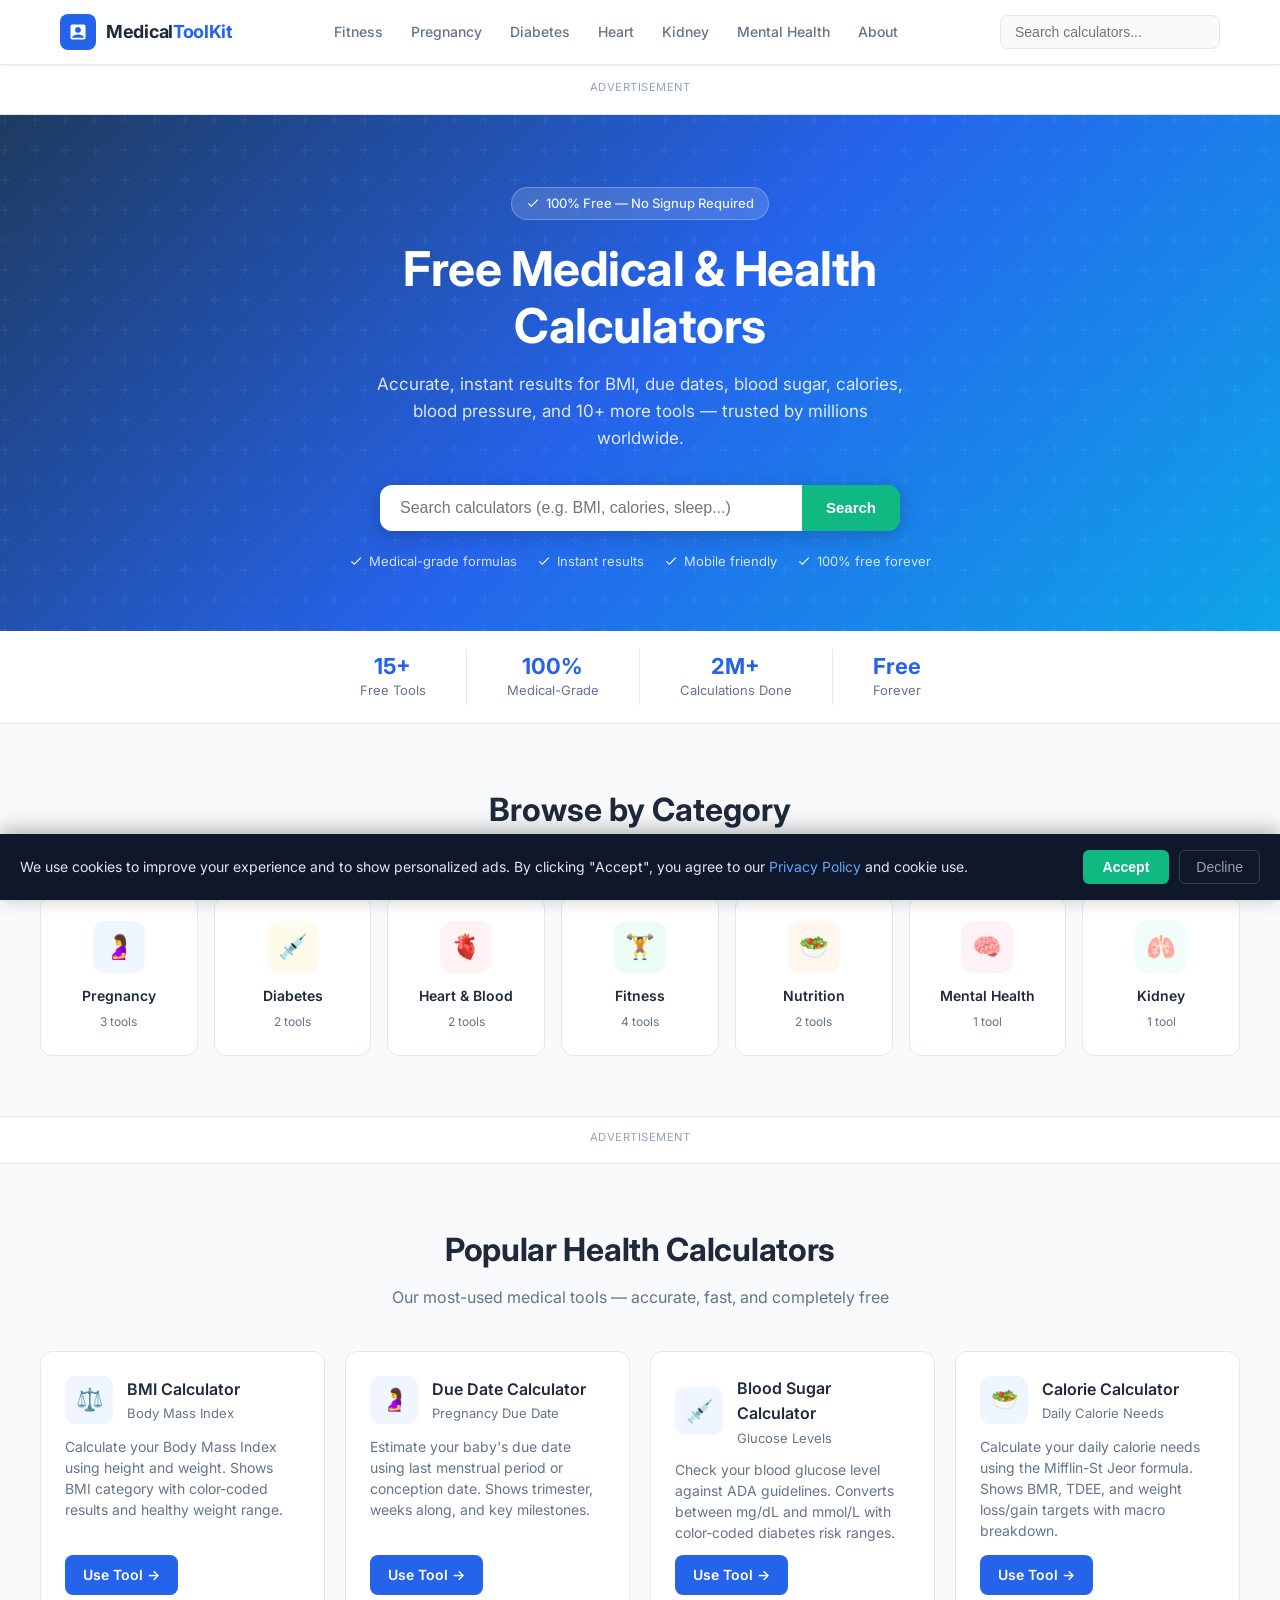
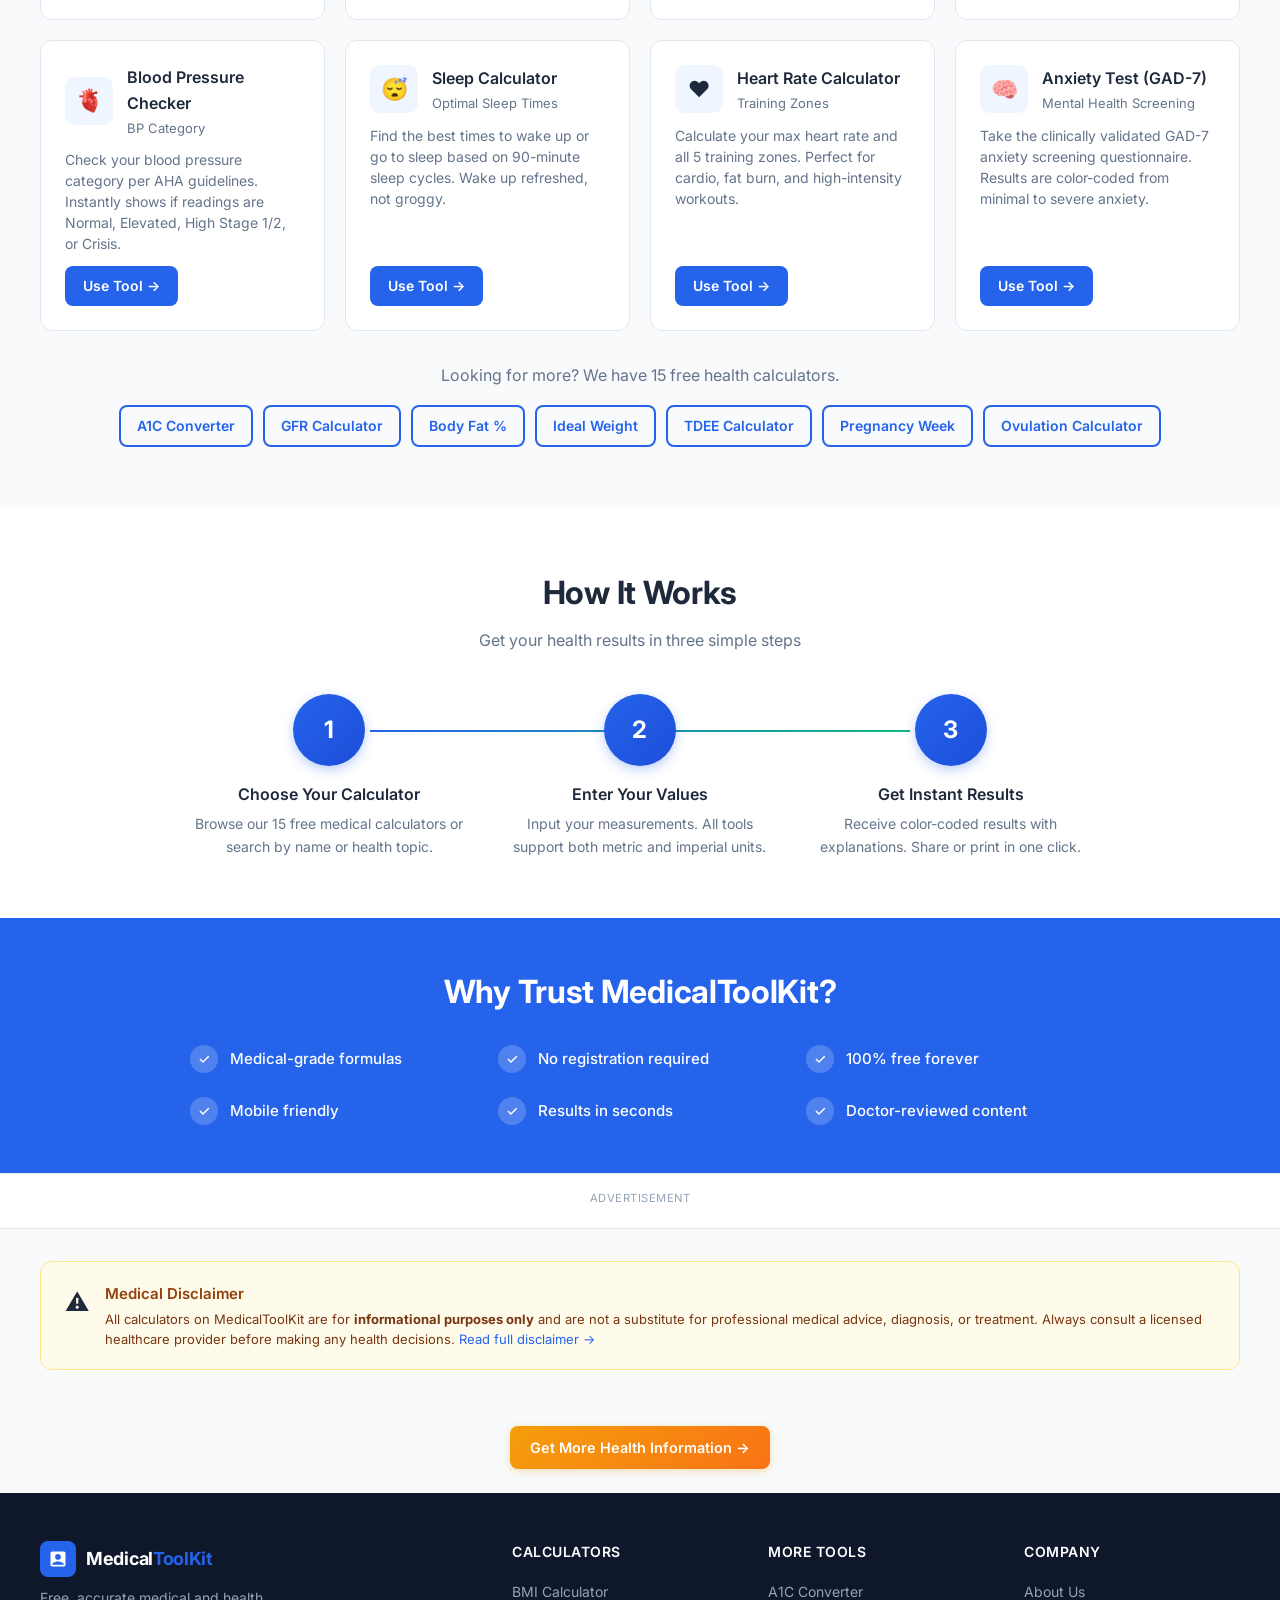
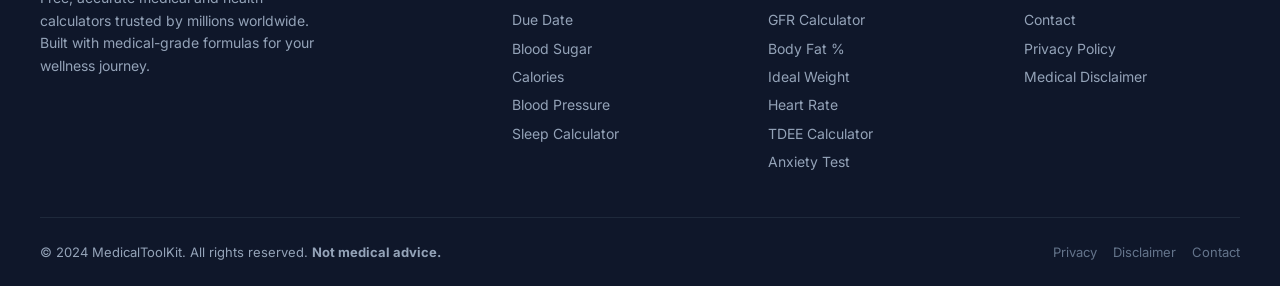
<file: index.html>
<!DOCTYPE html>
<html lang="en">
<head>
  <meta charset="UTF-8">
  <meta name="viewport" content="width=device-width, initial-scale=1.0">
  <meta name="robots" content="index, follow">
  <title>Free Medical &amp; Health Calculators | MedicalToolKit</title>
  <meta name="description" content="Free online medical and health calculators — BMI, due date, blood sugar, A1C, calorie, blood pressure, GFR, sleep, and more. Instant, accurate results. No signup required.">
  <meta name="keywords" content="medical calculator, health calculator, BMI calculator, due date calculator, blood sugar calculator, calorie calculator, blood pressure checker, free health tools">
  <meta name="author" content="MedicalToolKit">
  <link rel="canonical" href="https://medicaltoolkit.pages.dev/">

  <!-- Open Graph -->
  <meta property="og:title" content="Free Medical &amp; Health Calculators | MedicalToolKit">
  <meta property="og:description" content="15+ free medical calculators including BMI, due date, blood sugar, calorie, blood pressure, and more. Instant results trusted by millions.">
  <meta property="og:url" content="https://medicaltoolkit.pages.dev/">
  <meta property="og:type" content="website">
  <meta property="og:site_name" content="MedicalToolKit">
  <meta property="og:image" content="https://medicaltoolkit.pages.dev/images/og-home.png">

  <!-- Twitter Card -->
  <meta name="twitter:card" content="summary_large_image">
  <meta name="twitter:title" content="Free Medical &amp; Health Calculators | MedicalToolKit">
  <meta name="twitter:description" content="15+ free medical calculators. Instant, accurate results. No signup required.">
  <meta name="twitter:image" content="https://medicaltoolkit.pages.dev/images/og-home.png">

  <!-- PWA -->
  <link rel="manifest" href="/manifest.json">
  <meta name="theme-color" content="#2563EB">

  <!-- Fonts -->
  <link rel="preconnect" href="https://fonts.googleapis.com">
  <link rel="preconnect" href="https://fonts.gstatic.com" crossorigin>
  <link href="https://fonts.googleapis.com/css2?family=Inter:wght@400;500;600;700&display=swap" rel="stylesheet">

  <!-- CSS -->
  <link rel="stylesheet" href="/css/style.css">
  <link rel="stylesheet" href="/css/responsive.css">

  <!-- Monetag Push Notification -->
  <script>
  (function(d,z,s){
    s=d.createElement('script');
    s.src='//MONETAG_PUSH_SCRIPT_URL';
    s.async=true;
    d.head.appendChild(s);
  })(document);
  </script>

  <!-- JSON-LD: WebSite Schema -->
  <script type="application/ld+json">
  {
    "@context": "https://schema.org",
    "@type": "WebSite",
    "name": "MedicalToolKit",
    "url": "https://medicaltoolkit.pages.dev/",
    "description": "Free online medical and health calculators. BMI, due date, blood sugar, calorie, blood pressure, GFR, sleep, and more.",
    "potentialAction": {
      "@type": "SearchAction",
      "target": "https://medicaltoolkit.pages.dev/?q={search_term_string}",
      "query-input": "required name=search_term_string"
    }
  }
  </script>
</head>
<body>

<!-- Monetag Popunder -->
<script>var _mntag_pop = "ZONE_POPUNDER_ID";</script>
<script src="//MONETAG_POP_SCRIPT" async></script>

<!-- ============ HEADER ============ -->
<header class="site-header" role="banner">
  <div class="header-inner">
    <a href="/" class="site-logo" aria-label="MedicalToolKit Home">
      <div class="logo-icon">
        <svg viewBox="0 0 24 24" xmlns="http://www.w3.org/2000/svg" aria-hidden="true">
          <path d="M19 3H5c-1.1 0-2 .9-2 2v14c0 1.1.9 2 2 2h14c1.1 0 2-.9 2-2V5c0-1.1-.9-2-2-2zm-7 3c1.93 0 3.5 1.57 3.5 3.5S13.93 13 12 13s-3.5-1.57-3.5-3.5S10.07 6 12 6zm7 13H5v-.23c0-.62.28-1.2.76-1.58C7.47 15.82 9.64 15 12 15s4.53.82 6.24 2.19c.48.38.76.97.76 1.58V19z"/>
        </svg>
      </div>
      <span class="logo-text">Medical<span>ToolKit</span></span>
    </a>

    <nav class="main-nav" aria-label="Main navigation">
      <a href="/pages/bmi-calculator.html">Fitness</a>
      <a href="/pages/due-date-calculator.html">Pregnancy</a>
      <a href="/pages/blood-sugar-calculator.html">Diabetes</a>
      <a href="/pages/blood-pressure-checker.html">Heart</a>
      <a href="/pages/gfr-calculator.html">Kidney</a>
      <a href="/pages/anxiety-test.html">Mental Health</a>
      <a href="/pages/about.html">About</a>
    </nav>

    <div class="header-search search-wrapper">
      <input type="search" class="header-search-input search-input" placeholder="Search calculators..." aria-label="Search calculators">
    </div>

    <button class="hamburger" id="hamburger" aria-label="Toggle menu" aria-expanded="false">
      <span></span><span></span><span></span>
    </button>
  </div>

  <nav class="mobile-nav" id="mobileNav" aria-label="Mobile navigation">
    <div class="mobile-search">
      <input type="search" class="search-input" placeholder="Search calculators...">
    </div>
    <a href="/">Home</a>
    <a href="/pages/bmi-calculator.html">BMI Calculator</a>
    <a href="/pages/due-date-calculator.html">Due Date Calculator</a>
    <a href="/pages/blood-sugar-calculator.html">Blood Sugar</a>
    <a href="/pages/calorie-calculator.html">Calorie Calculator</a>
    <a href="/pages/blood-pressure-checker.html">Blood Pressure</a>
    <a href="/pages/sleep-calculator.html">Sleep Calculator</a>
    <a href="/pages/heart-rate-calculator.html">Heart Rate</a>
    <a href="/pages/gfr-calculator.html">GFR Calculator</a>
    <a href="/pages/anxiety-test.html">Anxiety Test</a>
    <a href="/pages/about.html">About</a>
    <a href="/pages/contact.html">Contact</a>
  </nav>
</header>

<!-- Top Banner Ad -->
<div class="ad-banner-top">
  <small class="ad-label">Advertisement</small>
  <div class="monetag-banner" data-zone="ZONE_BANNER_ID"></div>
</div>

<!-- ============ HERO ============ -->
<section class="hero" aria-labelledby="heroHeading">
  <div class="hero-inner">
    <div class="hero-badge">
      <svg width="14" height="14" viewBox="0 0 24 24" fill="white" aria-hidden="true"><path d="M9 16.17L4.83 12l-1.42 1.41L9 19 21 7l-1.41-1.41L9 16.17z"/></svg>
      100% Free &mdash; No Signup Required
    </div>

    <h1 id="heroHeading">Free Medical &amp; Health Calculators</h1>
    <p>Accurate, instant results for BMI, due dates, blood sugar, calories, blood pressure, and 10+ more tools &mdash; trusted by millions worldwide.</p>

    <div class="hero-search-wrapper">
      <div class="hero-search search-wrapper">
        <input type="search" id="heroSearch" class="search-input" placeholder="Search calculators (e.g. BMI, calories, sleep...)" aria-label="Search health calculators">
        <button type="button" aria-label="Search">Search</button>
      </div>
    </div>

    <div class="hero-features">
      <div class="hero-feature">
        <svg width="14" height="14" fill="white" viewBox="0 0 24 24" aria-hidden="true"><path d="M9 16.17L4.83 12l-1.42 1.41L9 19 21 7l-1.41-1.41z"/></svg>
        Medical-grade formulas
      </div>
      <div class="hero-feature">
        <svg width="14" height="14" fill="white" viewBox="0 0 24 24" aria-hidden="true"><path d="M9 16.17L4.83 12l-1.42 1.41L9 19 21 7l-1.41-1.41z"/></svg>
        Instant results
      </div>
      <div class="hero-feature">
        <svg width="14" height="14" fill="white" viewBox="0 0 24 24" aria-hidden="true"><path d="M9 16.17L4.83 12l-1.42 1.41L9 19 21 7l-1.41-1.41z"/></svg>
        Mobile friendly
      </div>
      <div class="hero-feature">
        <svg width="14" height="14" fill="white" viewBox="0 0 24 24" aria-hidden="true"><path d="M9 16.17L4.83 12l-1.42 1.41L9 19 21 7l-1.41-1.41z"/></svg>
        100% free forever
      </div>
    </div>
  </div>
</section>

<!-- ============ STATS BAR ============ -->
<div class="stats-bar" aria-label="Site statistics">
  <div class="stats-inner">
    <div class="stat-item">
      <span class="stat-number">15+</span>
      <span class="stat-label">Free Tools</span>
    </div>
    <div class="stat-item">
      <span class="stat-number">100%</span>
      <span class="stat-label">Medical-Grade</span>
    </div>
    <div class="stat-item">
      <span class="stat-number">2M+</span>
      <span class="stat-label">Calculations Done</span>
    </div>
    <div class="stat-item">
      <span class="stat-number">Free</span>
      <span class="stat-label">Forever</span>
    </div>
  </div>
</div>

<!-- ============ CATEGORIES ============ -->
<section class="categories-section" aria-labelledby="categoriesHeading">
  <div style="max-width:1200px;margin:0 auto 28px;text-align:center;">
    <h2 id="categoriesHeading" style="font-size:clamp(1.5rem,3vw,2rem);font-weight:700;color:var(--text);margin-bottom:8px;">Browse by Category</h2>
    <p style="color:var(--text-light);">Find the right calculator for your health needs</p>
  </div>
  <div class="categories-grid">
    <a href="/pages/due-date-calculator.html" class="category-card">
      <div class="category-icon blue" aria-hidden="true">🤰</div>
      <h3>Pregnancy</h3>
      <p>3 tools</p>
    </a>
    <a href="/pages/blood-sugar-calculator.html" class="category-card">
      <div class="category-icon yellow" aria-hidden="true">💉</div>
      <h3>Diabetes</h3>
      <p>2 tools</p>
    </a>
    <a href="/pages/blood-pressure-checker.html" class="category-card">
      <div class="category-icon red" aria-hidden="true">🫀</div>
      <h3>Heart &amp; Blood</h3>
      <p>2 tools</p>
    </a>
    <a href="/pages/bmi-calculator.html" class="category-card">
      <div class="category-icon green" aria-hidden="true">🏋️</div>
      <h3>Fitness</h3>
      <p>4 tools</p>
    </a>
    <a href="/pages/calorie-calculator.html" class="category-card">
      <div class="category-icon orange" aria-hidden="true">🥗</div>
      <h3>Nutrition</h3>
      <p>2 tools</p>
    </a>
    <a href="/pages/anxiety-test.html" class="category-card">
      <div class="category-icon pink" aria-hidden="true">🧠</div>
      <h3>Mental Health</h3>
      <p>1 tool</p>
    </a>
    <a href="/pages/gfr-calculator.html" class="category-card">
      <div class="category-icon teal" aria-hidden="true">🫁</div>
      <h3>Kidney</h3>
      <p>1 tool</p>
    </a>
  </div>
</section>

<!-- Mid-page Ad -->
<div style="background:#fff;border-top:1px solid var(--border);border-bottom:1px solid var(--border);padding:12px;text-align:center;">
  <small class="ad-label">Advertisement</small>
  <div class="monetag-inpage" data-zone="ZONE_INPAGE_ID"></div>
</div>

<!-- ============ POPULAR TOOLS ============ -->
<section class="section" aria-labelledby="toolsHeading">
  <div class="section-header">
    <h2 id="toolsHeading">Popular Health Calculators</h2>
    <p>Our most-used medical tools &mdash; accurate, fast, and completely free</p>
  </div>
  <div class="tools-grid">

    <article class="tool-card" data-name="bmi calculator" data-category="fitness">
      <div class="tool-card-header">
        <div class="tool-card-icon" aria-hidden="true">⚖️</div>
        <div class="tool-card-info">
          <h3>BMI Calculator</h3>
          <p>Body Mass Index</p>
        </div>
      </div>
      <p class="tool-card-desc">Calculate your Body Mass Index using height and weight. Shows BMI category with color-coded results and healthy weight range.</p>
      <a href="/pages/bmi-calculator.html" class="btn-use-tool">Use Tool &rarr;</a>
    </article>

    <article class="tool-card" data-name="due date calculator" data-category="pregnancy">
      <div class="tool-card-header">
        <div class="tool-card-icon" aria-hidden="true">🤰</div>
        <div class="tool-card-info">
          <h3>Due Date Calculator</h3>
          <p>Pregnancy Due Date</p>
        </div>
      </div>
      <p class="tool-card-desc">Estimate your baby's due date using last menstrual period or conception date. Shows trimester, weeks along, and key milestones.</p>
      <a href="/pages/due-date-calculator.html" class="btn-use-tool">Use Tool &rarr;</a>
    </article>

    <article class="tool-card" data-name="blood sugar calculator" data-category="diabetes">
      <div class="tool-card-header">
        <div class="tool-card-icon" aria-hidden="true">💉</div>
        <div class="tool-card-info">
          <h3>Blood Sugar Calculator</h3>
          <p>Glucose Levels</p>
        </div>
      </div>
      <p class="tool-card-desc">Check your blood glucose level against ADA guidelines. Converts between mg/dL and mmol/L with color-coded diabetes risk ranges.</p>
      <a href="/pages/blood-sugar-calculator.html" class="btn-use-tool">Use Tool &rarr;</a>
    </article>

    <article class="tool-card" data-name="calorie calculator" data-category="nutrition">
      <div class="tool-card-header">
        <div class="tool-card-icon" aria-hidden="true">🥗</div>
        <div class="tool-card-info">
          <h3>Calorie Calculator</h3>
          <p>Daily Calorie Needs</p>
        </div>
      </div>
      <p class="tool-card-desc">Calculate your daily calorie needs using the Mifflin-St Jeor formula. Shows BMR, TDEE, and weight loss/gain targets with macro breakdown.</p>
      <a href="/pages/calorie-calculator.html" class="btn-use-tool">Use Tool &rarr;</a>
    </article>

    <article class="tool-card" data-name="blood pressure checker" data-category="heart">
      <div class="tool-card-header">
        <div class="tool-card-icon" aria-hidden="true">🫀</div>
        <div class="tool-card-info">
          <h3>Blood Pressure Checker</h3>
          <p>BP Category</p>
        </div>
      </div>
      <p class="tool-card-desc">Check your blood pressure category per AHA guidelines. Instantly shows if readings are Normal, Elevated, High Stage 1/2, or Crisis.</p>
      <a href="/pages/blood-pressure-checker.html" class="btn-use-tool">Use Tool &rarr;</a>
    </article>

    <article class="tool-card" data-name="sleep calculator" data-category="wellness">
      <div class="tool-card-header">
        <div class="tool-card-icon" aria-hidden="true">😴</div>
        <div class="tool-card-info">
          <h3>Sleep Calculator</h3>
          <p>Optimal Sleep Times</p>
        </div>
      </div>
      <p class="tool-card-desc">Find the best times to wake up or go to sleep based on 90-minute sleep cycles. Wake up refreshed, not groggy.</p>
      <a href="/pages/sleep-calculator.html" class="btn-use-tool">Use Tool &rarr;</a>
    </article>

    <article class="tool-card" data-name="heart rate calculator" data-category="heart">
      <div class="tool-card-header">
        <div class="tool-card-icon" aria-hidden="true">❤️</div>
        <div class="tool-card-info">
          <h3>Heart Rate Calculator</h3>
          <p>Training Zones</p>
        </div>
      </div>
      <p class="tool-card-desc">Calculate your max heart rate and all 5 training zones. Perfect for cardio, fat burn, and high-intensity workouts.</p>
      <a href="/pages/heart-rate-calculator.html" class="btn-use-tool">Use Tool &rarr;</a>
    </article>

    <article class="tool-card" data-name="anxiety test gad-7" data-category="mental health">
      <div class="tool-card-header">
        <div class="tool-card-icon" aria-hidden="true">🧠</div>
        <div class="tool-card-info">
          <h3>Anxiety Test (GAD-7)</h3>
          <p>Mental Health Screening</p>
        </div>
      </div>
      <p class="tool-card-desc">Take the clinically validated GAD-7 anxiety screening questionnaire. Results are color-coded from minimal to severe anxiety.</p>
      <a href="/pages/anxiety-test.html" class="btn-use-tool">Use Tool &rarr;</a>
    </article>

  </div>

  <!-- View All -->
  <div style="text-align:center;margin-top:32px;">
    <p style="color:var(--text-light);margin-bottom:16px;">Looking for more? We have 15 free health calculators.</p>
    <div style="display:flex;flex-wrap:wrap;gap:10px;justify-content:center;">
      <a href="/pages/a1c-converter.html" class="btn btn-outline" style="font-size:0.875rem;padding:8px 16px;">A1C Converter</a>
      <a href="/pages/gfr-calculator.html" class="btn btn-outline" style="font-size:0.875rem;padding:8px 16px;">GFR Calculator</a>
      <a href="/pages/body-fat-calculator.html" class="btn btn-outline" style="font-size:0.875rem;padding:8px 16px;">Body Fat %</a>
      <a href="/pages/ideal-weight-calculator.html" class="btn btn-outline" style="font-size:0.875rem;padding:8px 16px;">Ideal Weight</a>
      <a href="/pages/tdee-calculator.html" class="btn btn-outline" style="font-size:0.875rem;padding:8px 16px;">TDEE Calculator</a>
      <a href="/pages/pregnancy-week-calculator.html" class="btn btn-outline" style="font-size:0.875rem;padding:8px 16px;">Pregnancy Week</a>
      <a href="/pages/ovulation-calculator.html" class="btn btn-outline" style="font-size:0.875rem;padding:8px 16px;">Ovulation Calculator</a>
    </div>
  </div>
</section>

<!-- ============ HOW IT WORKS ============ -->
<section class="how-it-works" aria-labelledby="howHeading">
  <div class="section-header">
    <h2 id="howHeading">How It Works</h2>
    <p>Get your health results in three simple steps</p>
  </div>
  <div class="steps-grid">
    <div class="step-item">
      <div class="step-number" aria-hidden="true">1</div>
      <h3>Choose Your Calculator</h3>
      <p>Browse our 15 free medical calculators or search by name or health topic.</p>
    </div>
    <div class="step-item">
      <div class="step-number" aria-hidden="true">2</div>
      <h3>Enter Your Values</h3>
      <p>Input your measurements. All tools support both metric and imperial units.</p>
    </div>
    <div class="step-item">
      <div class="step-number" aria-hidden="true">3</div>
      <h3>Get Instant Results</h3>
      <p>Receive color-coded results with explanations. Share or print in one click.</p>
    </div>
  </div>
</section>

<!-- ============ TRUST ============ -->
<section class="trust-section" aria-labelledby="trustHeading">
  <div class="section-header" style="margin-bottom:28px;">
    <h2 id="trustHeading" style="color:white;">Why Trust MedicalToolKit?</h2>
  </div>
  <div class="trust-grid">
    <div class="trust-item"><div class="trust-check" aria-hidden="true">&#10003;</div>Medical-grade formulas</div>
    <div class="trust-item"><div class="trust-check" aria-hidden="true">&#10003;</div>No registration required</div>
    <div class="trust-item"><div class="trust-check" aria-hidden="true">&#10003;</div>100% free forever</div>
    <div class="trust-item"><div class="trust-check" aria-hidden="true">&#10003;</div>Mobile friendly</div>
    <div class="trust-item"><div class="trust-check" aria-hidden="true">&#10003;</div>Results in seconds</div>
    <div class="trust-item"><div class="trust-check" aria-hidden="true">&#10003;</div>Doctor-reviewed content</div>
  </div>
</section>

<!-- Native Ad -->
<div style="background:#fff;border-top:1px solid var(--border);border-bottom:1px solid var(--border);padding:16px;text-align:center;">
  <small class="ad-label">Advertisement</small>
  <div class="monetag-native" data-zone="ZONE_NATIVE_ID"></div>
</div>

<!-- ============ DISCLAIMER BANNER ============ -->
<div class="disclaimer-section">
  <div class="disclaimer-banner" role="note">
    <div class="disclaimer-icon" aria-hidden="true">&#9888;&#65039;</div>
    <div class="disclaimer-content">
      <h3>Medical Disclaimer</h3>
      <p>All calculators on MedicalToolKit are for <strong>informational purposes only</strong> and are not a substitute for professional medical advice, diagnosis, or treatment. Always consult a licensed healthcare provider before making any health decisions. <a href="/pages/disclaimer.html">Read full disclaimer &rarr;</a></p>
    </div>
  </div>
</div>

<!-- Direct Link -->
<div style="text-align:center;padding:24px 20px;background:var(--bg);">
  <a href="DIRECT_LINK_PLACEHOLDER_URL" class="direct-link-btn" target="_blank" rel="noopener sponsored">
    Get More Health Information &rarr;
  </a>
</div>

<!-- ============ FOOTER ============ -->
<footer class="site-footer" role="contentinfo">
  <div class="footer-grid">
    <div class="footer-brand">
      <div class="site-logo">
        <div class="logo-icon" aria-hidden="true">
          <svg viewBox="0 0 24 24" fill="white" aria-hidden="true"><path d="M19 3H5c-1.1 0-2 .9-2 2v14c0 1.1.9 2 2 2h14c1.1 0 2-.9 2-2V5c0-1.1-.9-2-2-2zm-7 3c1.93 0 3.5 1.57 3.5 3.5S13.93 13 12 13s-3.5-1.57-3.5-3.5S10.07 6 12 6zm7 13H5v-.23c0-.62.28-1.2.76-1.58C7.47 15.82 9.64 15 12 15s4.53.82 6.24 2.19c.48.38.76.97.76 1.58V19z"/></svg>
        </div>
        <span class="logo-text">Medical<span>ToolKit</span></span>
      </div>
      <p>Free, accurate medical and health calculators trusted by millions worldwide. Built with medical-grade formulas for your wellness journey.</p>
    </div>

    <div class="footer-col">
      <h4>Calculators</h4>
      <a href="/pages/bmi-calculator.html">BMI Calculator</a>
      <a href="/pages/due-date-calculator.html">Due Date</a>
      <a href="/pages/blood-sugar-calculator.html">Blood Sugar</a>
      <a href="/pages/calorie-calculator.html">Calories</a>
      <a href="/pages/blood-pressure-checker.html">Blood Pressure</a>
      <a href="/pages/sleep-calculator.html">Sleep Calculator</a>
    </div>

    <div class="footer-col">
      <h4>More Tools</h4>
      <a href="/pages/a1c-converter.html">A1C Converter</a>
      <a href="/pages/gfr-calculator.html">GFR Calculator</a>
      <a href="/pages/body-fat-calculator.html">Body Fat %</a>
      <a href="/pages/ideal-weight-calculator.html">Ideal Weight</a>
      <a href="/pages/heart-rate-calculator.html">Heart Rate</a>
      <a href="/pages/tdee-calculator.html">TDEE Calculator</a>
      <a href="/pages/anxiety-test.html">Anxiety Test</a>
    </div>

    <div class="footer-col">
      <h4>Company</h4>
      <a href="/pages/about.html">About Us</a>
      <a href="/pages/contact.html">Contact</a>
      <a href="/pages/privacy-policy.html">Privacy Policy</a>
      <a href="/pages/disclaimer.html">Medical Disclaimer</a>
    </div>
  </div>

  <div class="footer-bottom">
    <p>&copy; 2024 MedicalToolKit. All rights reserved. <strong>Not medical advice.</strong></p>
    <div class="footer-legal-links">
      <a href="/pages/privacy-policy.html">Privacy</a>
      <a href="/pages/disclaimer.html">Disclaimer</a>
      <a href="/pages/contact.html">Contact</a>
    </div>
  </div>
</footer>

<!-- Back to Top -->
<button class="back-to-top" aria-label="Back to top">&#8593;</button>

<!-- Cookie Consent -->
<div class="cookie-consent" id="cookieBanner" role="dialog" aria-label="Cookie consent">
  <p>We use cookies to improve your experience and to show personalized ads. By clicking "Accept", you agree to our <a href="/pages/privacy-policy.html">Privacy Policy</a> and cookie use.</p>
  <div class="cookie-btns">
    <button class="btn-accept-cookies" id="acceptCookies">Accept</button>
    <button class="btn-reject-cookies" id="rejectCookies">Decline</button>
  </div>
</div>

<!-- Mobile Sticky Ad -->
<div class="ad-sticky-bottom" aria-hidden="true">
  <div class="monetag-sticky" data-zone="ZONE_STICKY_ID"></div>
</div>

<script src="/js/main.js" defer></script>
</body>
</html>
</file>
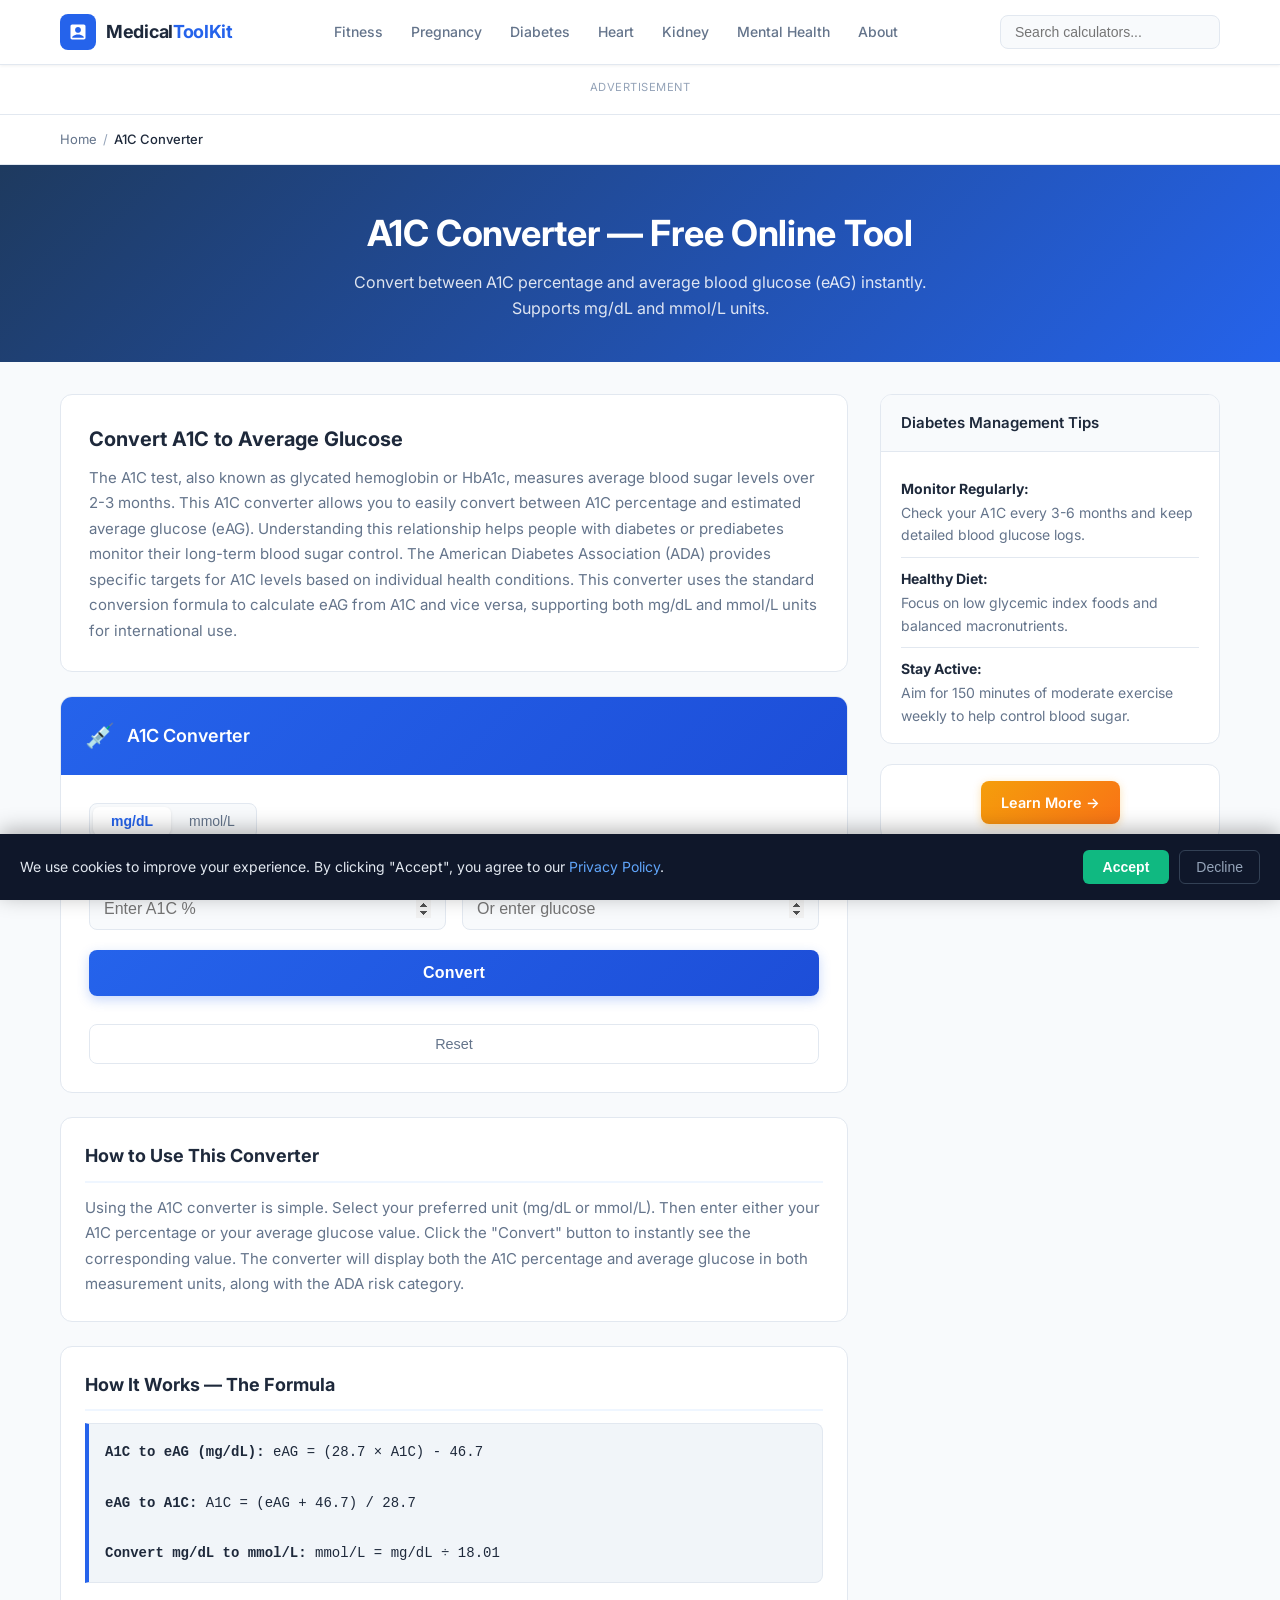
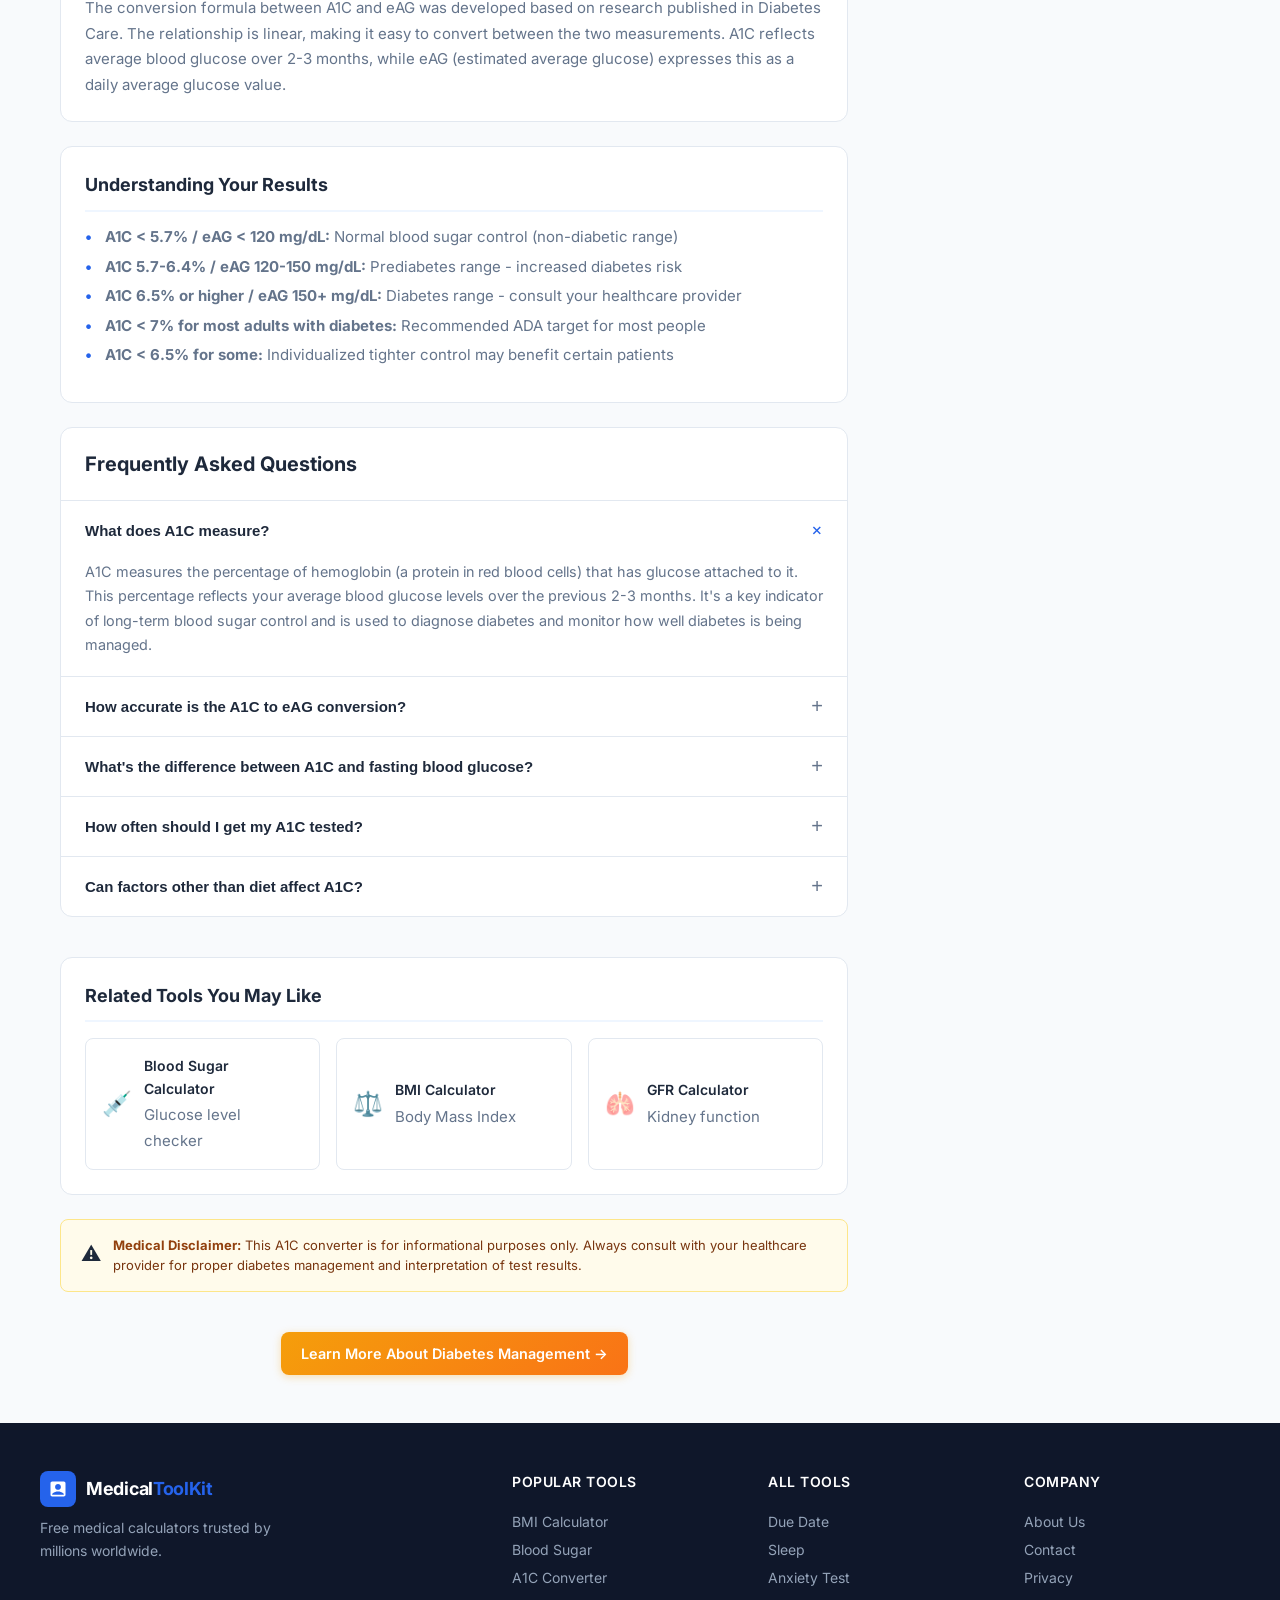
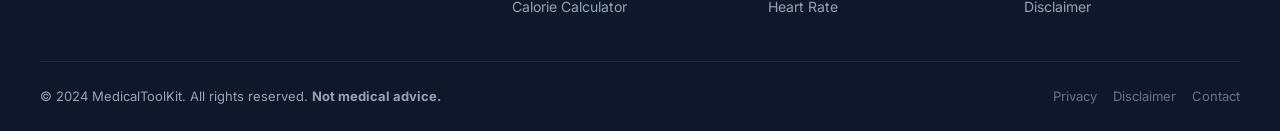
<file: pages/a1c-converter.html>
<!DOCTYPE html>
<html lang="en">
<head>
  <meta charset="UTF-8">
  <meta name="viewport" content="width=device-width, initial-scale=1.0">
  <meta name="robots" content="index, follow">
  <title>A1C Converter — Free Online Tool | MedicalToolKit</title>
  <meta name="description" content="Convert A1C to average blood glucose instantly. Free online A1C to eAG converter supporting mg/dL and mmol/L units with ADA guidelines.">
  <meta name="keywords" content="A1C converter, eAG calculator, average blood glucose, A1C to glucose conversion, diabetes monitoring">
  <meta name="author" content="MedicalToolKit">
  <link rel="canonical" href="https://medicaltoolkit.pages.dev/pages/a1c-converter.html">
  <meta property="og:title" content="A1C Converter — Free Online Tool">
  <meta property="og:description" content="Convert A1C to average blood glucose instantly with our free online converter.">
  <meta property="og:url" content="https://medicaltoolkit.pages.dev/pages/a1c-converter.html">
  <meta name="twitter:card" content="summary_large_image">
  <link rel="manifest" href="/manifest.json">
  <meta name="theme-color" content="#2563EB">
  <link rel="preconnect" href="https://fonts.googleapis.com">
  <link rel="preconnect" href="https://fonts.gstatic.com" crossorigin>
  <link href="https://fonts.googleapis.com/css2?family=Inter:wght@400;500;600;700&display=swap" rel="stylesheet">
  <link rel="stylesheet" href="/css/style.css">
  <link rel="stylesheet" href="/css/responsive.css">
  <link rel="stylesheet" href="/css/calculator.css">
  <script>
  (function(d,z,s){s=d.createElement('script');s.src='//MONETAG_PUSH_SCRIPT_URL';s.async=true;d.head.appendChild(s);})(document);
  </script>
</head>
<body>
<script>var _mntag_pop = "ZONE_POPUNDER_ID";</script>
<script src="//MONETAG_POP_SCRIPT" async></script>

<header class="site-header" role="banner">
  <div class="header-inner">
    <a href="/" class="site-logo" aria-label="MedicalToolKit Home">
      <div class="logo-icon"><svg viewBox="0 0 24 24" xmlns="http://www.w3.org/2000/svg"><path d="M19 3H5c-1.1 0-2 .9-2 2v14c0 1.1.9 2 2 2h14c1.1 0 2-.9 2-2V5c0-1.1-.9-2-2-2zm-7 3c1.93 0 3.5 1.57 3.5 3.5S13.93 13 12 13s-3.5-1.57-3.5-3.5S10.07 6 12 6zm7 13H5v-.23c0-.62.28-1.2.76-1.58C7.47 15.82 9.64 15 12 15s4.53.82 6.24 2.19c.48.38.76.97.76 1.58V19z" fill="white"/></svg></div>
      <span class="logo-text">Medical<span>ToolKit</span></span>
    </a>
    <nav class="main-nav" aria-label="Main navigation">
      <a href="/pages/bmi-calculator.html">Fitness</a>
      <a href="/pages/due-date-calculator.html">Pregnancy</a>
      <a href="/pages/blood-sugar-calculator.html">Diabetes</a>
      <a href="/pages/blood-pressure-checker.html">Heart</a>
      <a href="/pages/gfr-calculator.html">Kidney</a>
      <a href="/pages/anxiety-test.html">Mental Health</a>
      <a href="/pages/about.html">About</a>
    </nav>
    <div class="header-search search-wrapper">
      <input type="search" class="header-search-input search-input" placeholder="Search calculators..." aria-label="Search calculators">
    </div>
    <button class="hamburger" id="hamburger" aria-label="Toggle menu" aria-expanded="false"><span></span><span></span><span></span></button>
  </div>
  <nav class="mobile-nav" id="mobileNav" aria-label="Mobile navigation">
    <div class="mobile-search"><input type="search" class="search-input" placeholder="Search calculators..."></div>
    <a href="/">Home</a>
    <a href="/pages/a1c-converter.html">A1C Converter</a>
    <a href="/pages/blood-sugar-calculator.html">Blood Sugar</a>
    <a href="/pages/about.html">About</a>
  </nav>
</header>

<div class="ad-banner-top"><small class="ad-label">Advertisement</small><div class="monetag-banner" data-zone="ZONE_BANNER_ID"></div></div>

<div class="breadcrumb-bar">
  <div class="breadcrumb"><a href="/">Home</a> <span class="breadcrumb-sep">/</span> <span>A1C Converter</span></div>
</div>

<section class="page-hero" aria-labelledby="pageTitle">
  <h1 id="pageTitle">A1C Converter — Free Online Tool</h1>
  <p>Convert between A1C percentage and average blood glucose (eAG) instantly. Supports mg/dL and mmol/L units.</p>
</section>

<div class="calc-page-layout">
  <main class="calc-main">
    <div class="calc-intro">
      <h2>Convert A1C to Average Glucose</h2>
      <p>The A1C test, also known as glycated hemoglobin or HbA1c, measures average blood sugar levels over 2-3 months. This A1C converter allows you to easily convert between A1C percentage and estimated average glucose (eAG). Understanding this relationship helps people with diabetes or prediabetes monitor their long-term blood sugar control. The American Diabetes Association (ADA) provides specific targets for A1C levels based on individual health conditions. This converter uses the standard conversion formula to calculate eAG from A1C and vice versa, supporting both mg/dL and mmol/L units for international use.</p>
    </div>

    <div class="calc-widget">
      <div class="calc-widget-header"><span class="calc-widget-icon">💉</span><h2>A1C Converter</h2></div>
      <div class="calc-widget-body">
        <div class="unit-toggle">
          <button class="unit-btn active" id="unitMgdl">mg/dL</button>
          <button class="unit-btn" id="unitMmol">mmol/L</button>
        </div>
        <form class="calc-form" id="a1cForm">
          <div class="calc-grid-2">
            <div class="form-group">
              <label for="a1cValue" class="form-label">A1C (%)</label>
              <input type="number" id="a1cValue" class="calc-input" placeholder="Enter A1C %" min="4" max="15" step="0.1">
              <span class="input-error-msg"></span>
            </div>
            <div class="form-group">
              <label for="glucoseValue" class="form-label">Average Glucose <span id="glucoseUnit">(mg/dL)</span></label>
              <input type="number" id="glucoseValue" class="calc-input" placeholder="Or enter glucose" min="50" max="500" step="1">
              <span class="input-error-msg"></span>
            </div>
          </div>
          <button type="button" class="calc-btn" id="convertA1c">Convert</button>
          <button type="button" class="calc-btn-secondary" id="resetA1c">Reset</button>
        </form>
      </div>
    </div>

    <div class="calc-result-box" id="resultBox">
      <div class="result-header">
        <div class="result-icon" id="resultIcon">➜</div>
        <div>
          <div class="result-title">Conversion Result</div>
          <div><span class="result-value" id="resultValue">0</span> <span class="result-unit" id="resultUnit">mg/dL</span></div>
          <span class="result-category" id="resultCategory">Normal</span>
        </div>
      </div>
      <div class="result-details">
        <div class="result-detail-row">
          <span class="result-detail-label">A1C:</span>
          <span class="result-detail-value" id="resultA1c">0%</span>
        </div>
        <div class="result-detail-row">
          <span class="result-detail-label">eAG (mg/dL):</span>
          <span class="result-detail-value" id="resultEagMg">0</span>
        </div>
        <div class="result-detail-row">
          <span class="result-detail-label">eAG (mmol/L):</span>
          <span class="result-detail-value" id="resultEagMmol">0</span>
        </div>
      </div>
      <div class="result-description" id="resultDescription">Your A1C level indicates good blood sugar control. Continue monitoring regularly.</div>
      <div class="share-result-section">
        <div class="share-result-label">Share Your Result</div>
        <div class="share-result-btns">
          <button class="share-btn share-whatsapp">📱 WhatsApp</button>
          <button class="share-btn share-facebook">📘 Facebook</button>
          <button class="share-btn share-twitter">🐦 Twitter</button>
          <button class="share-btn copy-result">📋 Copy</button>
          <button class="share-btn print-result">🖨️ Print</button>
        </div>
      </div>
    </div>

    <div class="content-section">
      <h2>How to Use This Converter</h2>
      <p>Using the A1C converter is simple. Select your preferred unit (mg/dL or mmol/L). Then enter either your A1C percentage or your average glucose value. Click the "Convert" button to instantly see the corresponding value. The converter will display both the A1C percentage and average glucose in both measurement units, along with the ADA risk category.</p>
    </div>

    <div class="content-section">
      <h2>How It Works — The Formula</h2>
      <div class="formula-box">
        <strong>A1C to eAG (mg/dL):</strong> eAG = (28.7 × A1C) - 46.7<br><br>
        <strong>eAG to A1C:</strong> A1C = (eAG + 46.7) / 28.7<br><br>
        <strong>Convert mg/dL to mmol/L:</strong> mmol/L = mg/dL ÷ 18.01
      </div>
      <p>The conversion formula between A1C and eAG was developed based on research published in Diabetes Care. The relationship is linear, making it easy to convert between the two measurements. A1C reflects average blood glucose over 2-3 months, while eAG (estimated average glucose) expresses this as a daily average glucose value.</p>
    </div>

    <div class="content-section">
      <h2>Understanding Your Results</h2>
      <ul>
        <li><strong>A1C &lt; 5.7% / eAG &lt; 120 mg/dL:</strong> Normal blood sugar control (non-diabetic range)</li>
        <li><strong>A1C 5.7-6.4% / eAG 120-150 mg/dL:</strong> Prediabetes range - increased diabetes risk</li>
        <li><strong>A1C 6.5% or higher / eAG 150+ mg/dL:</strong> Diabetes range - consult your healthcare provider</li>
        <li><strong>A1C &lt; 7% for most adults with diabetes:</strong> Recommended ADA target for most people</li>
        <li><strong>A1C &lt; 6.5% for some:</strong> Individualized tighter control may benefit certain patients</li>
      </ul>
    </div>

    <div class="faq-section">
      <div class="faq-header"><h2>Frequently Asked Questions</h2></div>
      <div class="faq-item open">
        <button class="faq-question">What does A1C measure? <span class="faq-icon">+</span></button>
        <div class="faq-answer"><p>A1C measures the percentage of hemoglobin (a protein in red blood cells) that has glucose attached to it. This percentage reflects your average blood glucose levels over the previous 2-3 months. It's a key indicator of long-term blood sugar control and is used to diagnose diabetes and monitor how well diabetes is being managed.</p></div>
      </div>
      <div class="faq-item">
        <button class="faq-question">How accurate is the A1C to eAG conversion? <span class="faq-icon">+</span></button>
        <div class="faq-answer"><p>The conversion formula is quite accurate for most people, with an average error of about ±5-10 mg/dL. However, accuracy can vary based on individual factors including age, ethnicity, hemoglobin variants, and kidney function. The eAG is an estimate based on population studies, so your actual average glucose may differ slightly from the calculated eAG.</p></div>
      </div>
      <div class="faq-item">
        <button class="faq-question">What's the difference between A1C and fasting blood glucose? <span class="faq-icon">+</span></button>
        <div class="faq-answer"><p>Fasting blood glucose measures your blood sugar at one specific moment (usually in the morning), while A1C reflects your average glucose over 2-3 months. Both are useful: fasting glucose shows how your body manages glucose immediately, while A1C provides a longer-term picture of overall diabetes control. They measure different things and serve different diagnostic purposes.</p></div>
      </div>
      <div class="faq-item">
        <button class="faq-question">How often should I get my A1C tested? <span class="faq-icon">+</span></button>
        <div class="faq-answer"><p>The American Diabetes Association recommends A1C testing at least twice yearly for people meeting treatment goals, and quarterly testing for those whose therapy has changed or who aren't meeting their targets. Some healthcare providers may recommend more frequent testing during diabetes diagnosis or medication adjustments to ensure optimal management.</p></div>
      </div>
      <div class="faq-item">
        <button class="faq-question">Can factors other than diet affect A1C? <span class="faq-icon">+</span></button>
        <div class="faq-answer"><p>Yes, several factors can affect A1C levels beyond diet, including stress, sleep quality, physical activity level, medications, alcohol consumption, smoking, and certain medical conditions. Illness, pregnancy, anemia, kidney disease, and liver disease can also impact A1C results. This is why it's important to discuss your A1C results with your healthcare provider for proper interpretation.</p></div>
      </div>
    </div>

    <div class="content-section" style="margin-top: 40px;">
      <h2>Related Tools You May Like</h2>
      <div class="related-tools">
        <a href="/pages/blood-sugar-calculator.html" class="related-tool-card"><span class="related-tool-icon">💉</span><div class="related-tool-info"><h4>Blood Sugar Calculator</h4><p>Glucose level checker</p></div></a>
        <a href="/pages/bmi-calculator.html" class="related-tool-card"><span class="related-tool-icon">⚖️</span><div class="related-tool-info"><h4>BMI Calculator</h4><p>Body Mass Index</p></div></a>
        <a href="/pages/gfr-calculator.html" class="related-tool-card"><span class="related-tool-icon">🫁</span><div class="related-tool-info"><h4>GFR Calculator</h4><p>Kidney function</p></div></a>
      </div>
    </div>

    <div class="medical-disclaimer"><div class="disc-icon">⚠️</div><div><p><strong>Medical Disclaimer:</strong> This A1C converter is for informational purposes only. Always consult with your healthcare provider for proper diabetes management and interpretation of test results.</p></div></div>

    <div style="text-align:center;padding:16px 0;margin-top:24px;">
      <a href="DIRECT_LINK_PLACEHOLDER_URL" class="direct-link-btn" target="_blank" rel="noopener sponsored">Learn More About Diabetes Management →</a>
    </div>
  </main>

  <aside class="calc-sidebar">
    <div class="sidebar-widget">
      <div class="sidebar-widget-header"><h3>Diabetes Management Tips</h3></div>
      <div class="sidebar-widget-body">
        <div class="sidebar-tip"><strong>Monitor Regularly:</strong> Check your A1C every 3-6 months and keep detailed blood glucose logs.</div>
        <div class="sidebar-tip"><strong>Healthy Diet:</strong> Focus on low glycemic index foods and balanced macronutrients.</div>
        <div class="sidebar-tip"><strong>Stay Active:</strong> Aim for 150 minutes of moderate exercise weekly to help control blood sugar.</div>
      </div>
    </div>
    <div class="sidebar-widget"><div class="sidebar-widget-body" style="text-align: center;"><a href="DIRECT_LINK_PLACEHOLDER_URL" class="direct-link-btn" target="_blank" rel="noopener sponsored">Learn More →</a></div></div>
    <div class="monetag-native" data-zone="ZONE_NATIVE_ID"></div>
  </aside>
</div>

<footer class="site-footer" role="contentinfo">
  <div class="footer-grid">
    <div class="footer-brand"><div class="site-logo"><div class="logo-icon"><svg viewBox="0 0 24 24" fill="white"><path d="M19 3H5c-1.1 0-2 .9-2 2v14c0 1.1.9 2 2 2h14c1.1 0 2-.9 2-2V5c0-1.1-.9-2-2-2zm-7 3c1.93 0 3.5 1.57 3.5 3.5S13.93 13 12 13s-3.5-1.57-3.5-3.5S10.07 6 12 6zm7 13H5v-.23c0-.62.28-1.2.76-1.58C7.47 15.82 9.64 15 12 15s4.53.82 6.24 2.19c.48.38.76.97.76 1.58V19z"/></svg></div><span class="logo-text">Medical<span>ToolKit</span></span></div><p>Free medical calculators trusted by millions worldwide.</p></div>
    <div class="footer-col"><h4>Popular Tools</h4><a href="/pages/bmi-calculator.html">BMI Calculator</a><a href="/pages/blood-sugar-calculator.html">Blood Sugar</a><a href="/pages/a1c-converter.html">A1C Converter</a><a href="/pages/calorie-calculator.html">Calorie Calculator</a></div>
    <div class="footer-col"><h4>All Tools</h4><a href="/pages/due-date-calculator.html">Due Date</a><a href="/pages/sleep-calculator.html">Sleep</a><a href="/pages/anxiety-test.html">Anxiety Test</a><a href="/pages/heart-rate-calculator.html">Heart Rate</a></div>
    <div class="footer-col"><h4>Company</h4><a href="/pages/about.html">About Us</a><a href="/pages/contact.html">Contact</a><a href="/pages/privacy-policy.html">Privacy</a><a href="/pages/disclaimer.html">Disclaimer</a></div>
  </div>
  <div class="footer-bottom"><p>&copy; 2024 MedicalToolKit. All rights reserved. <strong>Not medical advice.</strong></p><div class="footer-legal-links"><a href="/pages/privacy-policy.html">Privacy</a><a href="/pages/disclaimer.html">Disclaimer</a><a href="/pages/contact.html">Contact</a></div></div>
</footer>

<button class="back-to-top" aria-label="Back to top">↑</button>
<div class="cookie-consent" id="cookieBanner" role="dialog" aria-label="Cookie consent"><p>We use cookies to improve your experience. By clicking "Accept", you agree to our <a href="/pages/privacy-policy.html">Privacy Policy</a>.</p><div class="cookie-btns"><button class="btn-accept-cookies" id="acceptCookies">Accept</button><button class="btn-reject-cookies" id="rejectCookies">Decline</button></div></div>
<div class="ad-sticky-bottom"><div class="monetag-sticky" data-zone="ZONE_STICKY_ID"></div></div>

<script src="/js/main.js" defer></script>
<script src="/js/calculators/a1c.js" defer></script>
</body>
</html>
</file>
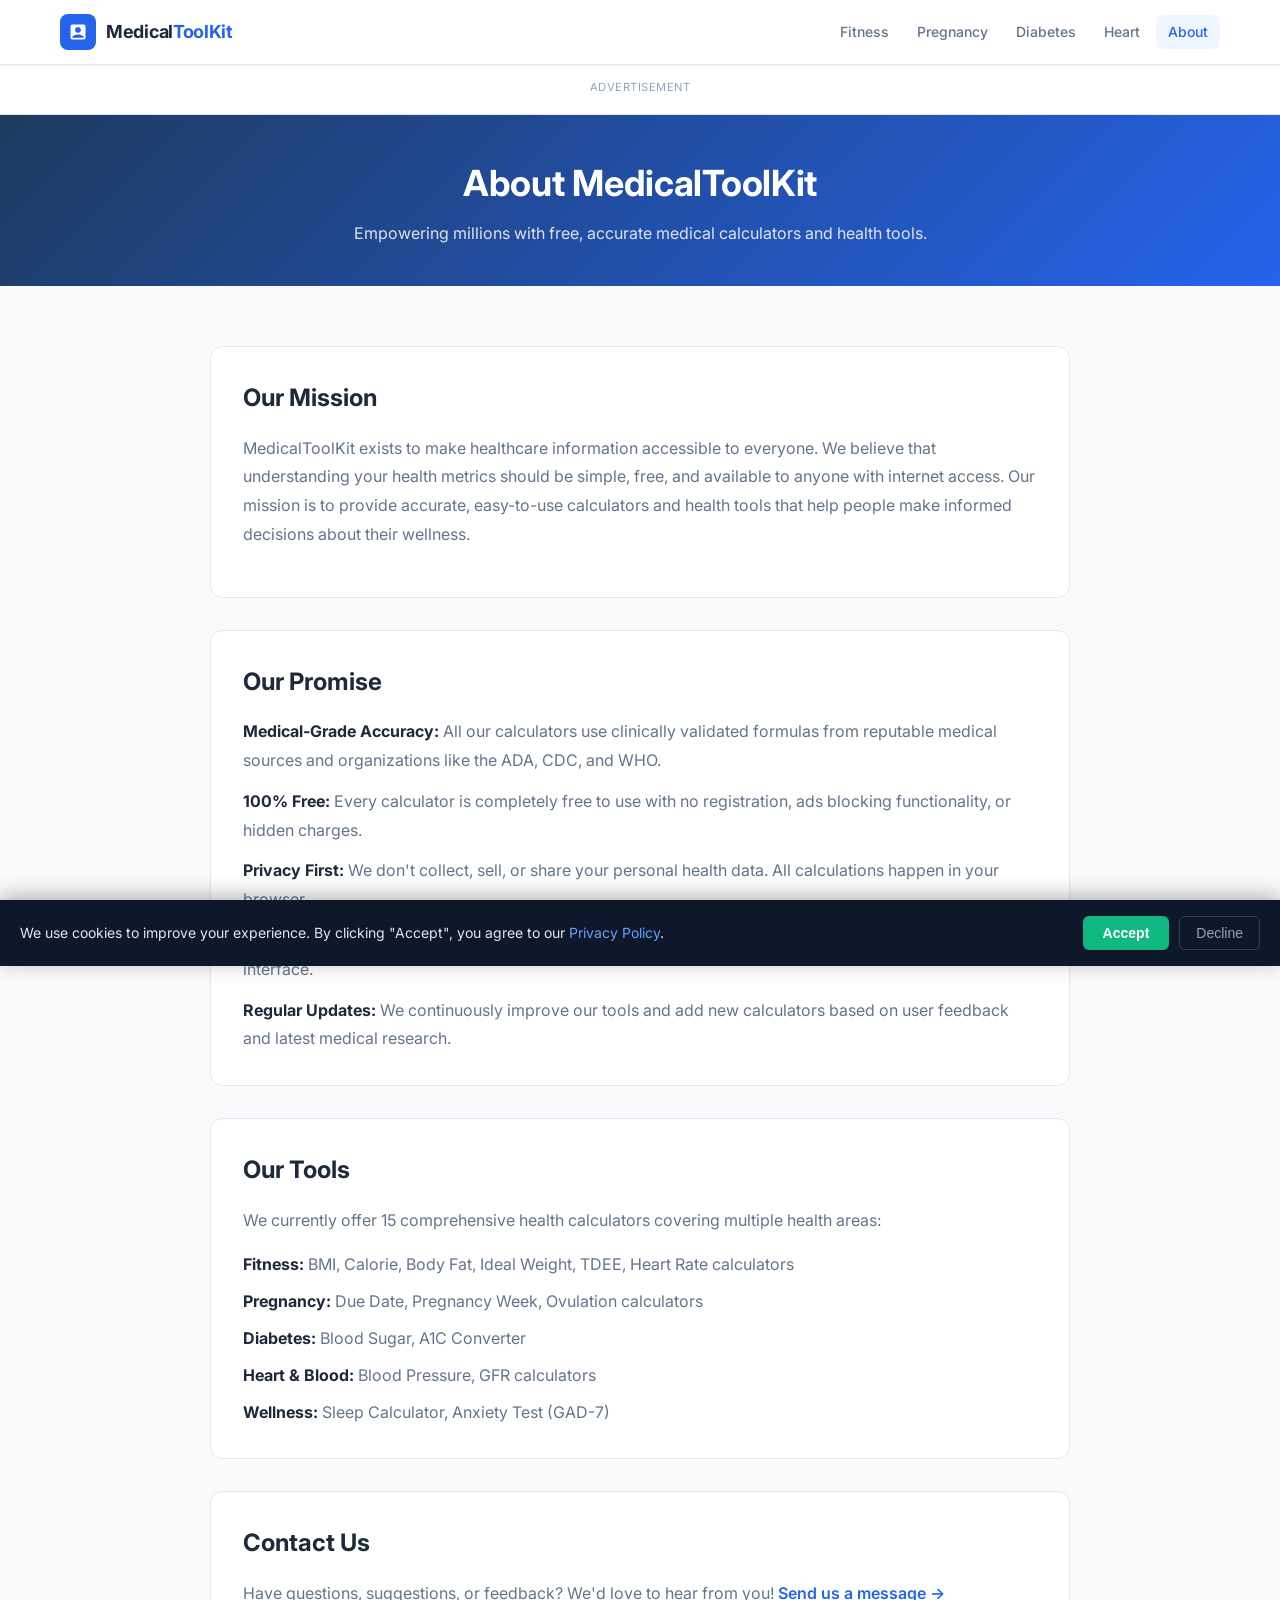
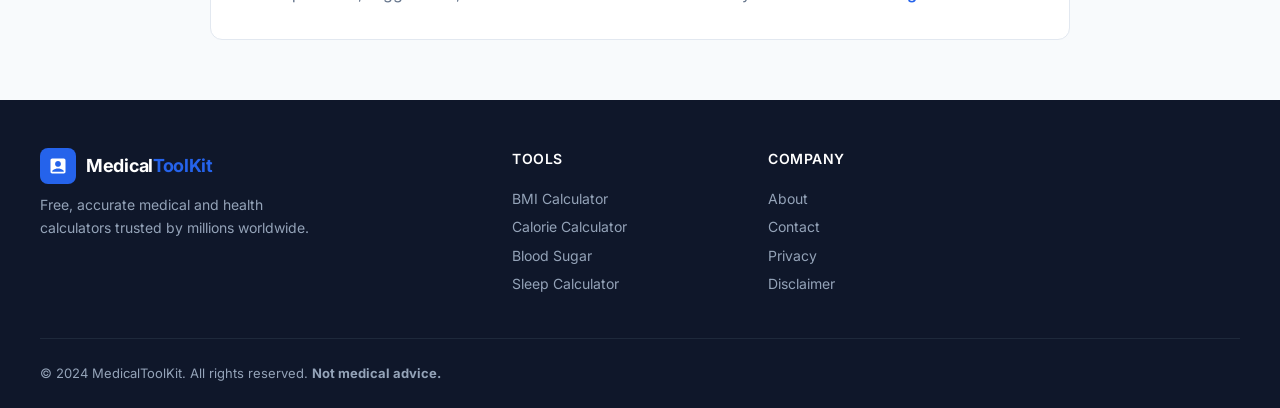
<file: pages/about.html>
<!DOCTYPE html>
<html lang="en">
<head>
  <meta charset="UTF-8">
  <meta name="viewport" content="width=device-width, initial-scale=1.0">
  <meta name="robots" content="index, follow">
  <title>About MedicalToolKit — Free Health Calculators</title>
  <meta name="description" content="Learn about MedicalToolKit. We provide free, accurate medical and health calculators using medical-grade formulas trusted by millions.">
  <link rel="canonical" href="https://medicaltoolkit.pages.dev/pages/about.html">
  <link rel="preconnect" href="https://fonts.googleapis.com">
  <link rel="preconnect" href="https://fonts.gstatic.com" crossorigin>
  <link href="https://fonts.googleapis.com/css2?family=Inter:wght@400;500;600;700&display=swap" rel="stylesheet">
  <link rel="stylesheet" href="/css/style.css">
  <link rel="stylesheet" href="/css/responsive.css">
  <script>(function(d,z,s){s=d.createElement('script');s.src='//MONETAG_PUSH_SCRIPT_URL';s.async=true;d.head.appendChild(s);})(document);</script>
</head>
<body>
<script>var _mntag_pop = "ZONE_POPUNDER_ID";</script>
<script src="//MONETAG_POP_SCRIPT" async></script>

<header class="site-header"><div class="header-inner"><a href="/" class="site-logo"><div class="logo-icon"><svg viewBox="0 0 24 24"><path d="M19 3H5c-1.1 0-2 .9-2 2v14c0 1.1.9 2 2 2h14c1.1 0 2-.9 2-2V5c0-1.1-.9-2-2-2zm-7 3c1.93 0 3.5 1.57 3.5 3.5S13.93 13 12 13s-3.5-1.57-3.5-3.5S10.07 6 12 6zm7 13H5v-.23c0-.62.28-1.2.76-1.58C7.47 15.82 9.64 15 12 15s4.53.82 6.24 2.19c.48.38.76.97.76 1.58V19z" fill="white"/></svg></div><span class="logo-text">Medical<span>ToolKit</span></span></a><nav class="main-nav"><a href="/pages/bmi-calculator.html">Fitness</a><a href="/pages/due-date-calculator.html">Pregnancy</a><a href="/pages/blood-sugar-calculator.html">Diabetes</a><a href="/pages/blood-pressure-checker.html">Heart</a><a href="/pages/about.html">About</a></nav><button class="hamburger" id="hamburger"><span></span><span></span><span></span></button></div><nav class="mobile-nav" id="mobileNav"><a href="/">Home</a><a href="/pages/about.html">About Us</a><a href="/pages/contact.html">Contact</a></nav></header>

<div class="ad-banner-top"><small class="ad-label">Advertisement</small><div class="monetag-banner" data-zone="ZONE_BANNER_ID"></div></div>

<section class="page-hero"><h1>About MedicalToolKit</h1><p>Empowering millions with free, accurate medical calculators and health tools.</p></section>

<div style="max-width:900px;margin:0 auto;padding:60px 20px;">
  <section style="background:#fff;border:1px solid var(--border);border-radius:var(--radius);padding:32px;margin-bottom:32px;">
    <h2 style="font-size:1.5rem;font-weight:700;margin-bottom:16px;color:var(--text);">Our Mission</h2>
    <p style="color:var(--text-light);line-height:1.8;margin-bottom:16px;">MedicalToolKit exists to make healthcare information accessible to everyone. We believe that understanding your health metrics should be simple, free, and available to anyone with internet access. Our mission is to provide accurate, easy-to-use calculators and health tools that help people make informed decisions about their wellness.</p>
  </section>

  <section style="background:#fff;border:1px solid var(--border);border-radius:var(--radius);padding:32px;margin-bottom:32px;">
    <h2 style="font-size:1.5rem;font-weight:700;margin-bottom:16px;color:var(--text);">Our Promise</h2>
    <ul style="color:var(--text-light);line-height:1.8;">
      <li style="margin-bottom:12px;"><strong style="color:var(--text);">Medical-Grade Accuracy:</strong> All our calculators use clinically validated formulas from reputable medical sources and organizations like the ADA, CDC, and WHO.</li>
      <li style="margin-bottom:12px;"><strong style="color:var(--text);">100% Free:</strong> Every calculator is completely free to use with no registration, ads blocking functionality, or hidden charges.</li>
      <li style="margin-bottom:12px;"><strong style="color:var(--text);">Privacy First:</strong> We don't collect, sell, or share your personal health data. All calculations happen in your browser.</li>
      <li style="margin-bottom:12px;"><strong style="color:var(--text);">Mobile Optimized:</strong> Works seamlessly on phones, tablets, and desktop devices with a beautiful, responsive interface.</li>
      <li><strong style="color:var(--text);">Regular Updates:</strong> We continuously improve our tools and add new calculators based on user feedback and latest medical research.</li>
    </ul>
  </section>

  <section style="background:#fff;border:1px solid var(--border);border-radius:var(--radius);padding:32px;margin-bottom:32px;">
    <h2 style="font-size:1.5rem;font-weight:700;margin-bottom:16px;color:var(--text);">Our Tools</h2>
    <p style="color:var(--text-light);line-height:1.8;margin-bottom:16px;">We currently offer 15 comprehensive health calculators covering multiple health areas:</p>
    <ul style="color:var(--text-light);line-height:1.8;">
      <li style="margin-bottom:8px;"><strong style="color:var(--text);">Fitness:</strong> BMI, Calorie, Body Fat, Ideal Weight, TDEE, Heart Rate calculators</li>
      <li style="margin-bottom:8px;"><strong style="color:var(--text);">Pregnancy:</strong> Due Date, Pregnancy Week, Ovulation calculators</li>
      <li style="margin-bottom:8px;"><strong style="color:var(--text);">Diabetes:</strong> Blood Sugar, A1C Converter</li>
      <li style="margin-bottom:8px;"><strong style="color:var(--text);">Heart & Blood:</strong> Blood Pressure, GFR calculators</li>
      <li><strong style="color:var(--text);">Wellness:</strong> Sleep Calculator, Anxiety Test (GAD-7)</li>
    </ul>
  </section>

  <section style="background:#fff;border:1px solid var(--border);border-radius:var(--radius);padding:32px;">
    <h2 style="font-size:1.5rem;font-weight:700;margin-bottom:16px;color:var(--text);">Contact Us</h2>
    <p style="color:var(--text-light);line-height:1.8;">Have questions, suggestions, or feedback? We'd love to hear from you! <a href="/pages/contact.html" style="color:var(--primary);font-weight:600;">Send us a message →</a></p>
  </section>
</div>

<footer class="site-footer"><div class="footer-grid"><div class="footer-brand"><div class="site-logo"><div class="logo-icon"><svg viewBox="0 0 24 24" fill="white"><path d="M19 3H5c-1.1 0-2 .9-2 2v14c0 1.1.9 2 2 2h14c1.1 0 2-.9 2-2V5c0-1.1-.9-2-2-2zm-7 3c1.93 0 3.5 1.57 3.5 3.5S13.93 13 12 13s-3.5-1.57-3.5-3.5S10.07 6 12 6zm7 13H5v-.23c0-.62.28-1.2.76-1.58C7.47 15.82 9.64 15 12 15s4.53.82 6.24 2.19c.48.38.76.97.76 1.58V19z"/></svg></div><span class="logo-text">Medical<span>ToolKit</span></span></div><p>Free, accurate medical and health calculators trusted by millions worldwide.</p></div><div class="footer-col"><h4>Tools</h4><a href="/pages/bmi-calculator.html">BMI Calculator</a><a href="/pages/calorie-calculator.html">Calorie Calculator</a><a href="/pages/blood-sugar-calculator.html">Blood Sugar</a><a href="/pages/sleep-calculator.html">Sleep Calculator</a></div><div class="footer-col"><h4>Company</h4><a href="/pages/about.html">About</a><a href="/pages/contact.html">Contact</a><a href="/pages/privacy-policy.html">Privacy</a><a href="/pages/disclaimer.html">Disclaimer</a></div></div><div class="footer-bottom"><p>&copy; 2024 MedicalToolKit. All rights reserved. <strong>Not medical advice.</strong></p></div></footer>

<button class="back-to-top" aria-label="Back to top">↑</button>
<div class="cookie-consent" id="cookieBanner"><p>We use cookies to improve your experience. By clicking "Accept", you agree to our <a href="/pages/privacy-policy.html">Privacy Policy</a>.</p><div class="cookie-btns"><button class="btn-accept-cookies" id="acceptCookies">Accept</button><button class="btn-reject-cookies" id="rejectCookies">Decline</button></div></div>
<div class="ad-sticky-bottom"><div class="monetag-sticky" data-zone="ZONE_STICKY_ID"></div></div>

<script src="/js/main.js" defer></script>
</body>
</html>
</file>
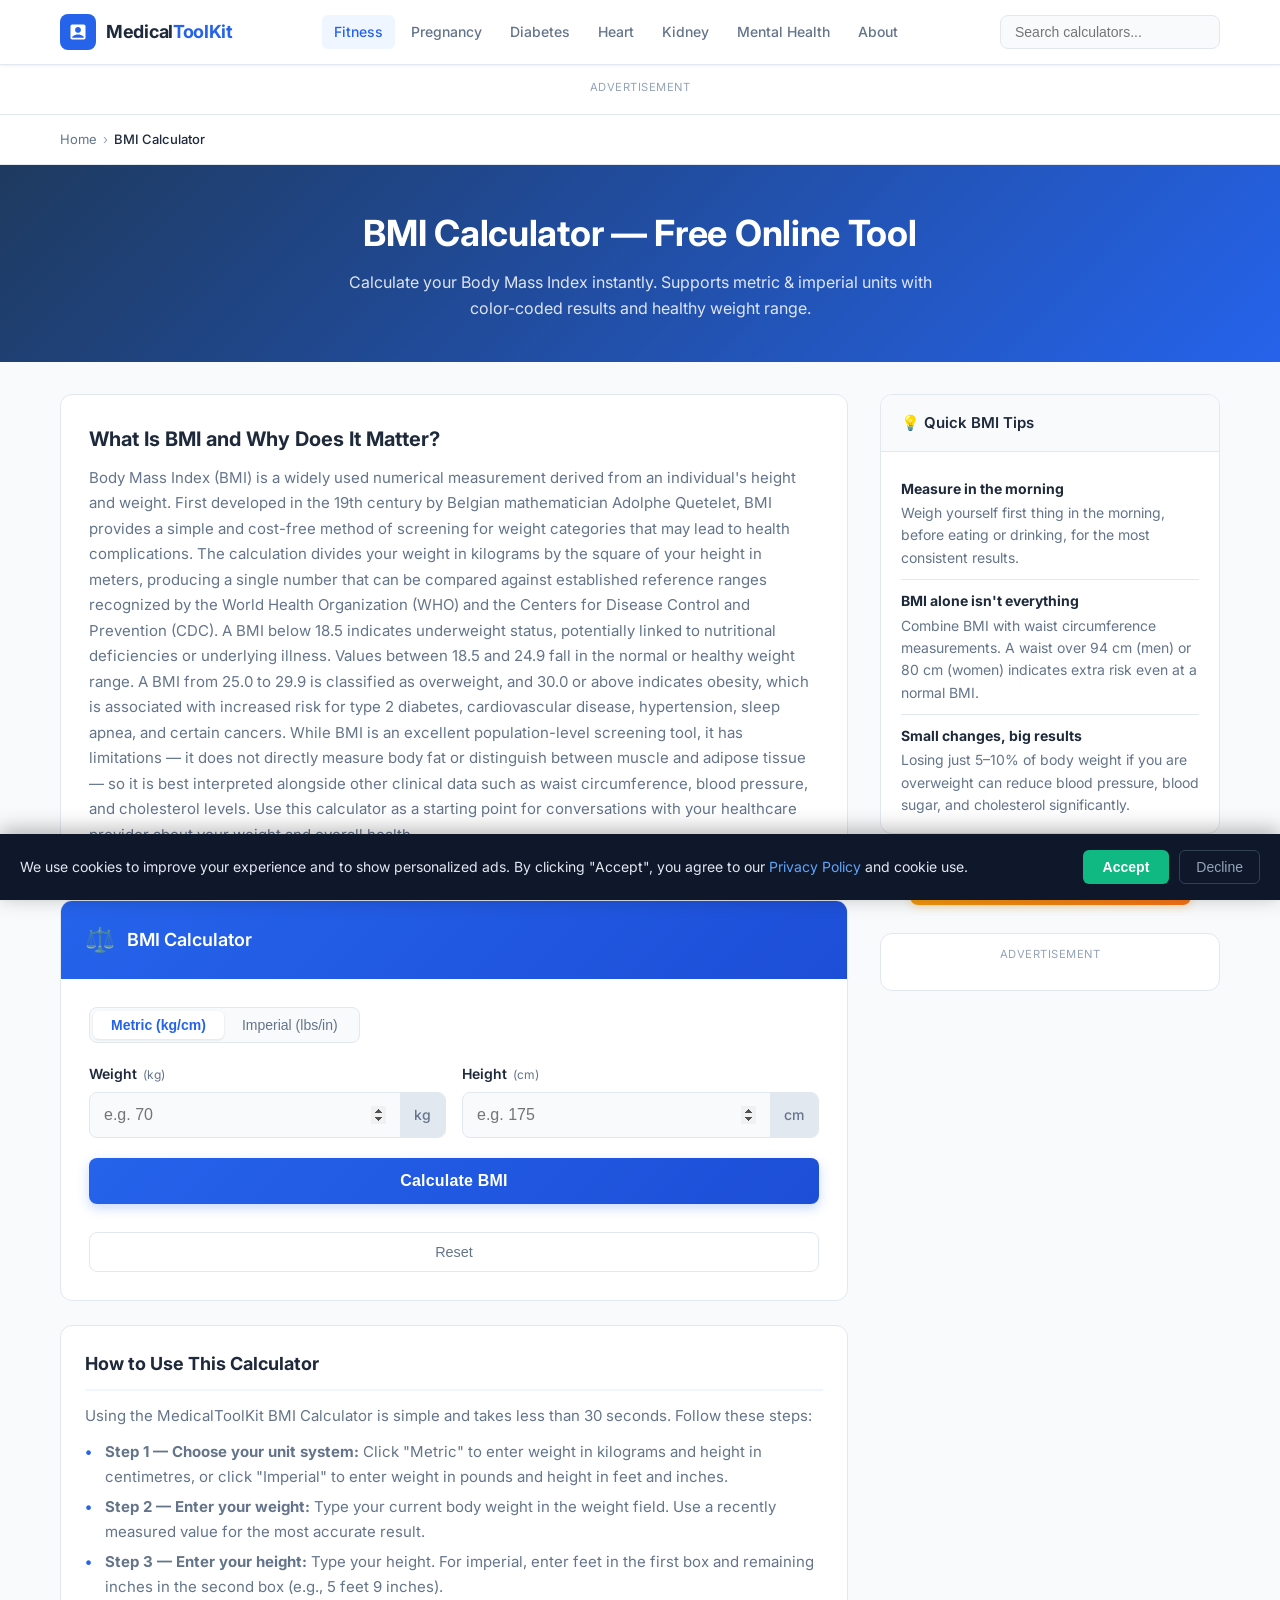
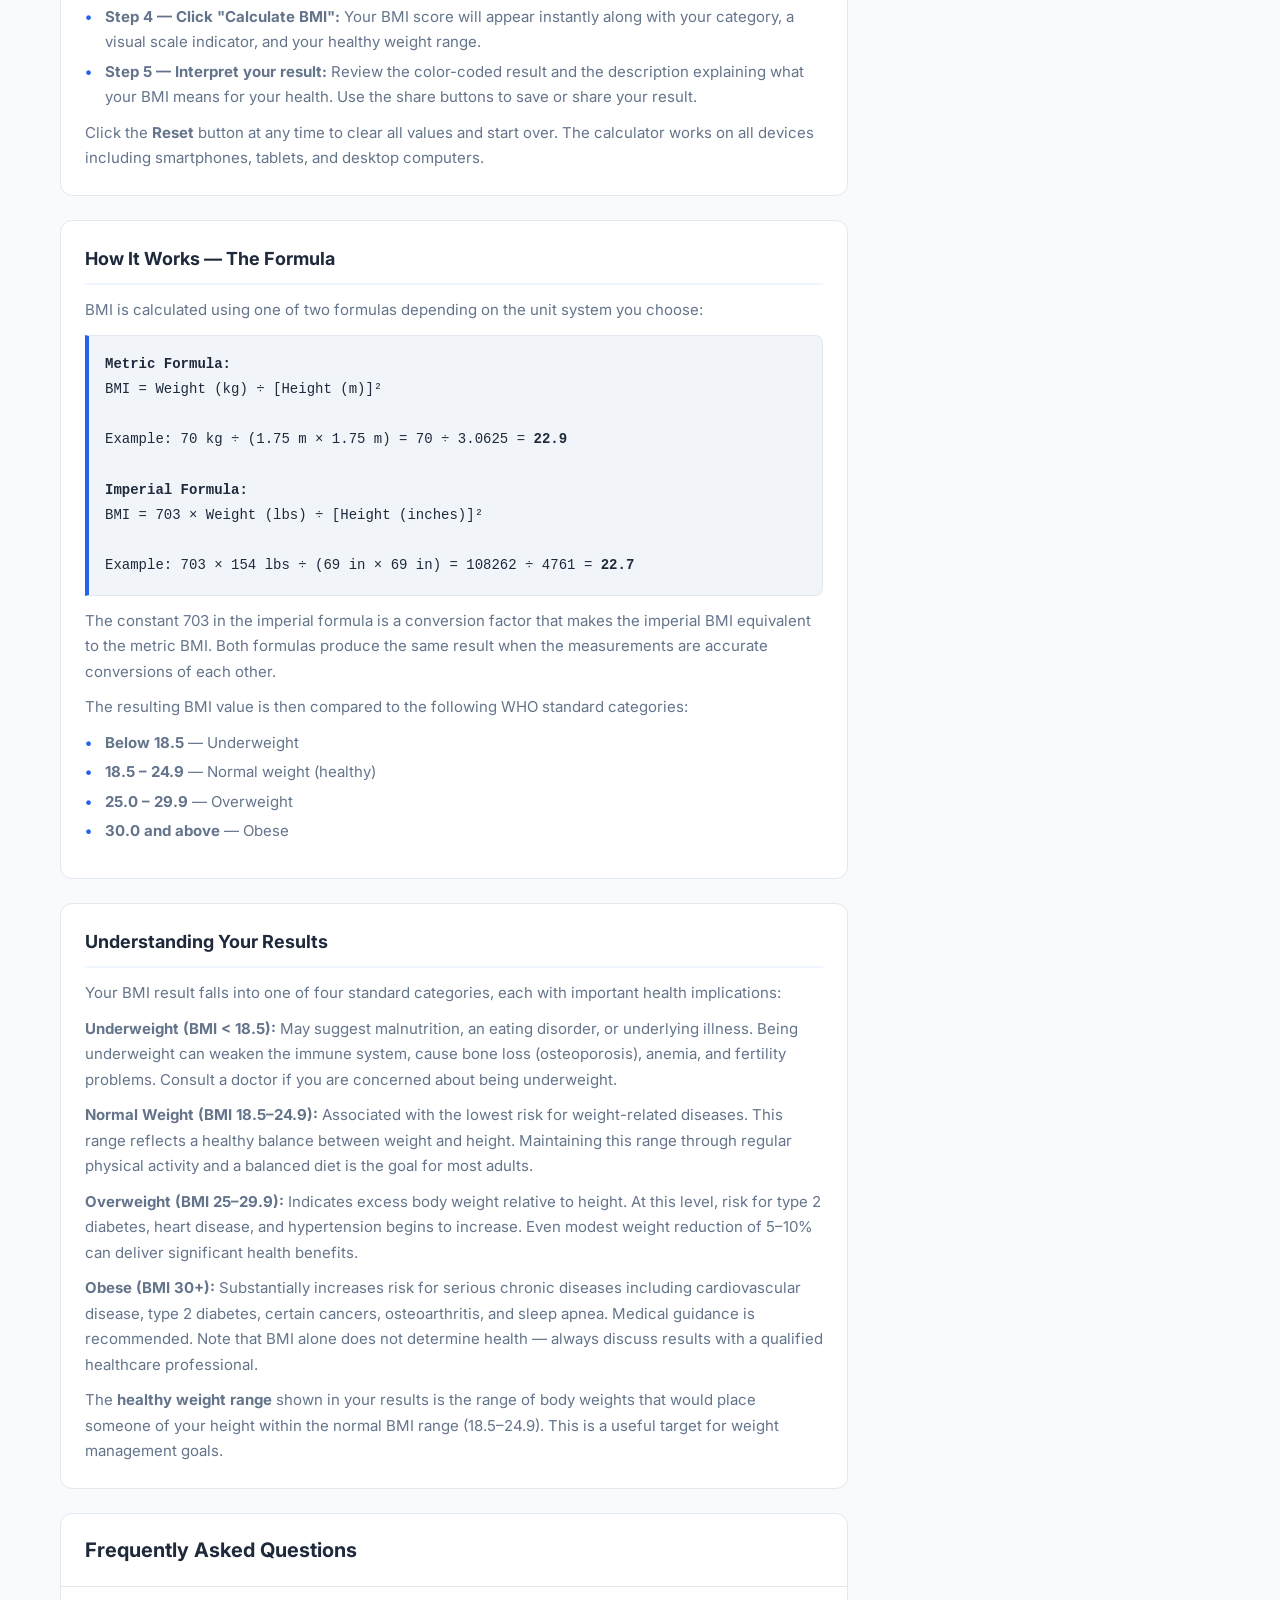
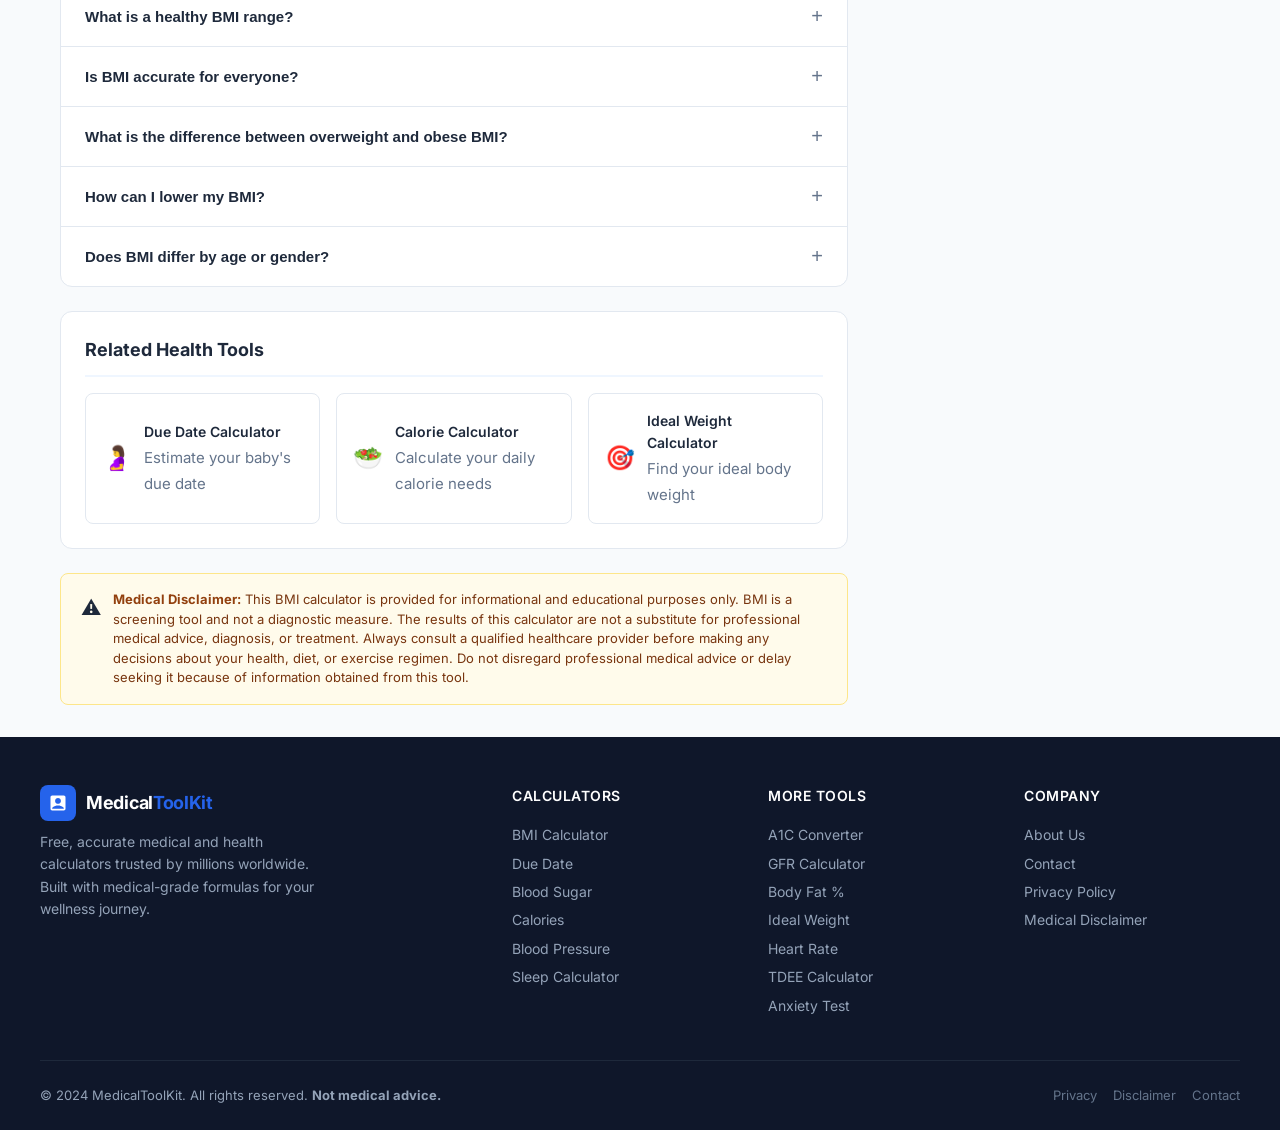
<file: pages/bmi-calculator.html>
<!DOCTYPE html>
<html lang="en">
<head>
  <meta charset="UTF-8">
  <meta name="viewport" content="width=device-width, initial-scale=1.0">
  <meta name="robots" content="index, follow">
  <title>BMI Calculator — Free Online Tool | MedicalToolKit</title>
  <meta name="description" content="Calculate your Body Mass Index (BMI) instantly using our free online BMI calculator. Supports metric and imperial units with color-coded results and healthy weight range.">
  <meta name="keywords" content="BMI calculator, body mass index calculator, free BMI tool, healthy weight calculator, BMI chart, overweight calculator">
  <meta name="author" content="MedicalToolKit">
  <link rel="canonical" href="https://medicaltoolkit.pages.dev/pages/bmi-calculator.html">

  <!-- Open Graph -->
  <meta property="og:title" content="BMI Calculator — Free Online Tool | MedicalToolKit">
  <meta property="og:description" content="Calculate your Body Mass Index (BMI) instantly. Supports metric and imperial units with color-coded results and healthy weight range.">
  <meta property="og:url" content="https://medicaltoolkit.pages.dev/pages/bmi-calculator.html">
  <meta property="og:type" content="website">
  <meta property="og:site_name" content="MedicalToolKit">
  <meta property="og:image" content="https://medicaltoolkit.pages.dev/images/og-bmi.png">

  <!-- Twitter Card -->
  <meta name="twitter:card" content="summary_large_image">
  <meta name="twitter:title" content="BMI Calculator — Free Online Tool | MedicalToolKit">
  <meta name="twitter:description" content="Calculate your BMI instantly. Supports metric and imperial units with color-coded results.">
  <meta name="twitter:image" content="https://medicaltoolkit.pages.dev/images/og-bmi.png">

  <!-- PWA -->
  <link rel="manifest" href="/manifest.json">
  <meta name="theme-color" content="#2563EB">

  <!-- Fonts -->
  <link rel="preconnect" href="https://fonts.googleapis.com">
  <link rel="preconnect" href="https://fonts.gstatic.com" crossorigin>
  <link href="https://fonts.googleapis.com/css2?family=Inter:wght@400;500;600;700&display=swap" rel="stylesheet">

  <!-- CSS -->
  <link rel="stylesheet" href="/css/style.css">
  <link rel="stylesheet" href="/css/responsive.css">
  <link rel="stylesheet" href="/css/calculator.css">

  <!-- Monetag Push Notification -->
  <script>
  (function(d,z,s){
    s=d.createElement('script');
    s.src='//MONETAG_PUSH_SCRIPT_URL';
    s.async=true;
    d.head.appendChild(s);
  })(document);
  </script>

  <!-- JSON-LD: WebApplication -->
  <script type="application/ld+json">
  {
    "@context": "https://schema.org",
    "@type": "WebApplication",
    "name": "BMI Calculator",
    "url": "https://medicaltoolkit.pages.dev/pages/bmi-calculator.html",
    "description": "Free online BMI calculator. Supports metric and imperial units with color-coded results and healthy weight range.",
    "applicationCategory": "HealthApplication",
    "operatingSystem": "Any",
    "offers": {
      "@type": "Offer",
      "price": "0",
      "priceCurrency": "USD"
    },
    "publisher": {
      "@type": "Organization",
      "name": "MedicalToolKit",
      "url": "https://medicaltoolkit.pages.dev/"
    }
  }
  </script>

  <!-- JSON-LD: FAQPage -->
  <script type="application/ld+json">
  {
    "@context": "https://schema.org",
    "@type": "FAQPage",
    "mainEntity": [
      {
        "@type": "Question",
        "name": "What is a healthy BMI range?",
        "acceptedAnswer": {
          "@type": "Answer",
          "text": "A healthy BMI range is between 18.5 and 24.9 according to the World Health Organization (WHO) and the Centers for Disease Control and Prevention (CDC). A BMI below 18.5 is classified as underweight, which can signal nutritional deficiencies or other health conditions. A BMI of 25.0 to 29.9 is considered overweight, while a BMI of 30 or above falls into the obese category. Maintaining a BMI within the healthy range is associated with lower risk of chronic diseases including type 2 diabetes, cardiovascular disease, and hypertension."
        }
      },
      {
        "@type": "Question",
        "name": "Is BMI accurate for everyone?",
        "acceptedAnswer": {
          "@type": "Answer",
          "text": "BMI is a useful screening tool but it is not equally accurate for everyone. It does not distinguish between muscle mass and fat mass, so highly muscular athletes may be classified as overweight or obese even though they have very little body fat. Additionally, BMI can underestimate health risks in older adults who have lost muscle mass (sarcopenic obesity). Ethnic background also matters: research shows that Asian populations face higher health risks at lower BMI thresholds than Western populations. BMI should be used alongside other measurements such as waist circumference and body fat percentage for a more complete picture."
        }
      },
      {
        "@type": "Question",
        "name": "What is the difference between overweight and obese BMI?",
        "acceptedAnswer": {
          "@type": "Answer",
          "text": "Overweight is defined as a BMI of 25.0 to 29.9, while obesity is defined as a BMI of 30.0 or higher. Obesity is further subdivided into three classes: Class I (BMI 30–34.9), Class II (BMI 35–39.9), and Class III or morbid obesity (BMI 40 and above). The health risks associated with obesity are substantially higher than those associated with being overweight. People with obesity are at significantly increased risk for type 2 diabetes, heart disease, stroke, sleep apnea, certain cancers, and joint problems. Even modest weight loss of 5–10% of body weight can meaningfully reduce these risks."
        }
      },
      {
        "@type": "Question",
        "name": "How can I lower my BMI?",
        "acceptedAnswer": {
          "@type": "Answer",
          "text": "Lowering your BMI involves reducing body fat through a combination of dietary changes and increased physical activity. Aim for a calorie deficit of 500–750 calories per day, which leads to approximately 0.5–0.75 kg (1–1.5 lbs) of weight loss per week. Focus on whole foods, reduce processed foods and added sugars, and increase protein intake to help preserve muscle mass. Aim for at least 150 minutes of moderate-intensity aerobic exercise per week, combined with strength training twice weekly. Sustainable lifestyle changes are far more effective than crash diets. Working with a registered dietitian or healthcare provider can significantly improve your outcomes."
        }
      },
      {
        "@type": "Question",
        "name": "Does BMI differ by age or gender?",
        "acceptedAnswer": {
          "@type": "Answer",
          "text": "For adults aged 20 and over, the same BMI ranges (underweight, normal, overweight, obese) apply regardless of age or gender. However, for children and teenagers aged 2–19, BMI is interpreted differently using age- and sex-specific percentile charts because body composition changes as children grow and differs between boys and girls. In children, a BMI at or above the 95th percentile is considered obese, and at or above the 85th percentile is considered overweight. For adults, while the cut-off numbers are the same for men and women, women naturally carry more body fat than men at any given BMI level, which is a normal physiological difference."
        }
      }
    ]
  }
  </script>

  <!-- JSON-LD: BreadcrumbList -->
  <script type="application/ld+json">
  {
    "@context": "https://schema.org",
    "@type": "BreadcrumbList",
    "itemListElement": [
      {
        "@type": "ListItem",
        "position": 1,
        "name": "Home",
        "item": "https://medicaltoolkit.pages.dev/"
      },
      {
        "@type": "ListItem",
        "position": 2,
        "name": "BMI Calculator",
        "item": "https://medicaltoolkit.pages.dev/pages/bmi-calculator.html"
      }
    ]
  }
  </script>
</head>
<body>

<!-- Monetag Popunder -->
<script>var _mntag_pop = "ZONE_POPUNDER_ID";</script>
<script src="//MONETAG_POP_SCRIPT" async></script>

<!-- ============ HEADER ============ -->
<header class="site-header" role="banner">
  <div class="header-inner">
    <a href="/" class="site-logo" aria-label="MedicalToolKit Home">
      <div class="logo-icon">
        <svg viewBox="0 0 24 24" xmlns="http://www.w3.org/2000/svg" aria-hidden="true">
          <path d="M19 3H5c-1.1 0-2 .9-2 2v14c0 1.1.9 2 2 2h14c1.1 0 2-.9 2-2V5c0-1.1-.9-2-2-2zm-7 3c1.93 0 3.5 1.57 3.5 3.5S13.93 13 12 13s-3.5-1.57-3.5-3.5S10.07 6 12 6zm7 13H5v-.23c0-.62.28-1.2.76-1.58C7.47 15.82 9.64 15 12 15s4.53.82 6.24 2.19c.48.38.76.97.76 1.58V19z"/>
        </svg>
      </div>
      <span class="logo-text">Medical<span>ToolKit</span></span>
    </a>

    <nav class="main-nav" aria-label="Main navigation">
      <a href="/pages/bmi-calculator.html" class="active">Fitness</a>
      <a href="/pages/due-date-calculator.html">Pregnancy</a>
      <a href="/pages/blood-sugar-calculator.html">Diabetes</a>
      <a href="/pages/blood-pressure-checker.html">Heart</a>
      <a href="/pages/gfr-calculator.html">Kidney</a>
      <a href="/pages/anxiety-test.html">Mental Health</a>
      <a href="/pages/about.html">About</a>
    </nav>

    <div class="header-search search-wrapper">
      <input type="search" class="header-search-input search-input" placeholder="Search calculators..." aria-label="Search calculators">
    </div>

    <button class="hamburger" id="hamburger" aria-label="Toggle menu" aria-expanded="false">
      <span></span><span></span><span></span>
    </button>
  </div>

  <nav class="mobile-nav" id="mobileNav" aria-label="Mobile navigation">
    <div class="mobile-search">
      <input type="search" class="search-input" placeholder="Search calculators...">
    </div>
    <a href="/">Home</a>
    <a href="/pages/bmi-calculator.html">BMI Calculator</a>
    <a href="/pages/due-date-calculator.html">Due Date Calculator</a>
    <a href="/pages/blood-sugar-calculator.html">Blood Sugar</a>
    <a href="/pages/calorie-calculator.html">Calorie Calculator</a>
    <a href="/pages/blood-pressure-checker.html">Blood Pressure</a>
    <a href="/pages/sleep-calculator.html">Sleep Calculator</a>
    <a href="/pages/heart-rate-calculator.html">Heart Rate</a>
    <a href="/pages/gfr-calculator.html">GFR Calculator</a>
    <a href="/pages/anxiety-test.html">Anxiety Test</a>
    <a href="/pages/about.html">About</a>
    <a href="/pages/contact.html">Contact</a>
  </nav>
</header>

<!-- Top Banner Ad -->
<div class="ad-banner-top">
  <small class="ad-label">Advertisement</small>
  <div class="monetag-banner" data-zone="ZONE_BANNER_ID"></div>
</div>

<!-- Breadcrumb -->
<div class="breadcrumb-bar">
  <nav class="breadcrumb" aria-label="Breadcrumb">
    <a href="/">Home</a>
    <span class="breadcrumb-sep" aria-hidden="true">›</span>
    <span>BMI Calculator</span>
  </nav>
</div>

<!-- Page Hero -->
<section class="page-hero" aria-labelledby="pageHeroHeading">
  <div style="max-width:700px;margin:0 auto;">
    <h1 id="pageHeroHeading">BMI Calculator — Free Online Tool</h1>
    <p>Calculate your Body Mass Index instantly. Supports metric &amp; imperial units with color-coded results and healthy weight range.</p>
  </div>
</section>

<!-- ============ MAIN LAYOUT ============ -->
<div class="calc-page-layout">

  <!-- MAIN CONTENT -->
  <main class="calc-main" id="mainContent">

    <!-- Intro -->
    <div class="calc-intro">
      <h2>What Is BMI and Why Does It Matter?</h2>
      <p>Body Mass Index (BMI) is a widely used numerical measurement derived from an individual's height and weight. First developed in the 19th century by Belgian mathematician Adolphe Quetelet, BMI provides a simple and cost-free method of screening for weight categories that may lead to health complications. The calculation divides your weight in kilograms by the square of your height in meters, producing a single number that can be compared against established reference ranges recognized by the World Health Organization (WHO) and the Centers for Disease Control and Prevention (CDC). A BMI below 18.5 indicates underweight status, potentially linked to nutritional deficiencies or underlying illness. Values between 18.5 and 24.9 fall in the normal or healthy weight range. A BMI from 25.0 to 29.9 is classified as overweight, and 30.0 or above indicates obesity, which is associated with increased risk for type 2 diabetes, cardiovascular disease, hypertension, sleep apnea, and certain cancers. While BMI is an excellent population-level screening tool, it has limitations — it does not directly measure body fat or distinguish between muscle and adipose tissue — so it is best interpreted alongside other clinical data such as waist circumference, blood pressure, and cholesterol levels. Use this calculator as a starting point for conversations with your healthcare provider about your weight and overall health.</p>
    </div>

    <!-- Calculator Widget -->
    <div class="calc-widget">
      <div class="calc-widget-header">
        <span class="calc-widget-icon" aria-hidden="true">⚖️</span>
        <h2>BMI Calculator</h2>
      </div>
      <div class="calc-widget-body">

        <!-- Unit Toggle -->
        <div class="unit-toggle" role="group" aria-label="Unit system">
          <button class="unit-btn active" id="unitMetric" aria-pressed="true">Metric (kg/cm)</button>
          <button class="unit-btn" id="unitImperial" aria-pressed="false">Imperial (lbs/in)</button>
        </div>

        <div class="calc-form">

          <!-- Metric Inputs -->
          <div id="metricInputs">
            <div class="calc-grid-2">
              <div class="form-group">
                <label class="form-label" for="weightKg">Weight <span class="form-label-hint">(kg)</span></label>
                <div class="input-group">
                  <input type="number" id="weightKg" class="calc-input" placeholder="e.g. 70" min="1" max="500" step="0.1" aria-label="Weight in kilograms">
                  <span class="input-suffix">kg</span>
                </div>
              </div>
              <div class="form-group">
                <label class="form-label" for="heightCm">Height <span class="form-label-hint">(cm)</span></label>
                <div class="input-group">
                  <input type="number" id="heightCm" class="calc-input" placeholder="e.g. 175" min="50" max="300" step="0.1" aria-label="Height in centimetres">
                  <span class="input-suffix">cm</span>
                </div>
              </div>
            </div>
          </div>

          <!-- Imperial Inputs (hidden by default) -->
          <div id="imperialInputs" style="display:none;">
            <div class="calc-grid-2">
              <div class="form-group">
                <label class="form-label" for="weightLbs">Weight <span class="form-label-hint">(lbs)</span></label>
                <div class="input-group">
                  <input type="number" id="weightLbs" class="calc-input" placeholder="e.g. 154" min="1" max="1100" step="0.1" aria-label="Weight in pounds">
                  <span class="input-suffix">lbs</span>
                </div>
              </div>
              <div class="form-group">
                <label class="form-label">Height</label>
                <div class="calc-grid-2" style="gap:8px;">
                  <div class="input-group">
                    <input type="number" id="heightFt" class="calc-input" placeholder="5" min="1" max="9" step="1" aria-label="Height feet">
                    <span class="input-suffix">ft</span>
                  </div>
                  <div class="input-group">
                    <input type="number" id="heightIn" class="calc-input" placeholder="9" min="0" max="11" step="1" aria-label="Height inches">
                    <span class="input-suffix">in</span>
                  </div>
                </div>
              </div>
            </div>
          </div>

          <!-- Error message -->
          <p class="input-error-msg" id="bmiError" role="alert"></p>

          <!-- Buttons -->
          <button class="calc-btn" id="calcBmi" type="button">Calculate BMI</button>
          <button class="calc-btn-secondary" id="resetBmi" type="button">Reset</button>
        </div>

      </div>
    </div>

    <!-- Result Box -->
    <div class="calc-result-box" id="bmiResult" role="region" aria-live="polite" aria-label="BMI result">
      <div class="result-header">
        <div class="result-icon" id="bmiResultIcon" aria-hidden="true">📊</div>
        <div>
          <div class="result-title">Your BMI</div>
          <div class="result-value" id="bmiValue">--</div>
          <span class="result-category" id="bmiCategory"></span>
        </div>
      </div>

      <!-- BMI Scale Bar -->
      <div class="bmi-chart" aria-label="BMI visual scale">
        <div class="bmi-indicator">
          <div class="bmi-needle" id="bmiNeedle" style="left:0%;" aria-hidden="true"></div>
        </div>
        <div class="bmi-scale" aria-hidden="true">
          <div class="bmi-scale-segment blue" style="flex:1.85;" title="Underweight: <18.5"></div>
          <div class="bmi-scale-segment green" style="flex:6.4;" title="Normal: 18.5-24.9"></div>
          <div class="bmi-scale-segment yellow" style="flex:5;" title="Overweight: 25-29.9"></div>
          <div class="bmi-scale-segment red" style="flex:10;" title="Obese: 30+"></div>
        </div>
        <div class="bmi-scale-labels" aria-hidden="true">
          <span>10</span>
          <span>18.5</span>
          <span>25</span>
          <span>30</span>
          <span>40+</span>
        </div>
      </div>

      <!-- Details -->
      <div class="result-details">
        <div class="result-detail-row">
          <span class="result-detail-label">BMI Category</span>
          <span class="result-detail-value" id="bmiCategoryDetail">—</span>
        </div>
        <div class="result-detail-row">
          <span class="result-detail-label">Healthy Weight Range</span>
          <span class="result-detail-value" id="bmiHealthyRange">—</span>
        </div>
        <div class="result-detail-row">
          <span class="result-detail-label">Weight to Lose/Gain</span>
          <span class="result-detail-value" id="bmiWeightDiff">—</span>
        </div>
      </div>

      <div class="result-description" id="bmiDescription"></div>

      <!-- Share -->
      <div class="share-result-section">
        <div class="share-result-label">Share your result:</div>
        <div class="share-result-btns">
          <button class="share-btn share-whatsapp" id="shareWhatsapp" type="button">
            <svg width="14" height="14" viewBox="0 0 24 24" fill="currentColor" aria-hidden="true"><path d="M17.472 14.382c-.297-.149-1.758-.867-2.03-.967-.273-.099-.471-.148-.67.15-.197.297-.767.966-.94 1.164-.173.199-.347.223-.644.075-.297-.15-1.255-.463-2.39-1.475-.883-.788-1.48-1.761-1.653-2.059-.173-.297-.018-.458.13-.606.134-.133.298-.347.446-.52.149-.174.198-.298.298-.497.099-.198.05-.371-.025-.52-.075-.149-.669-1.612-.916-2.207-.242-.579-.487-.5-.669-.51-.173-.008-.371-.01-.57-.01-.198 0-.52.074-.792.372-.272.297-1.04 1.016-1.04 2.479 0 1.462 1.065 2.875 1.213 3.074.149.198 2.096 3.2 5.077 4.487.709.306 1.262.489 1.694.625.712.227 1.36.195 1.871.118.571-.085 1.758-.719 2.006-1.413.248-.694.248-1.289.173-1.413-.074-.124-.272-.198-.57-.347m-5.421 7.403h-.004a9.87 9.87 0 01-5.031-1.378l-.361-.214-3.741.982.998-3.648-.235-.374a9.86 9.86 0 01-1.51-5.26c.001-5.45 4.436-9.884 9.888-9.884 2.64 0 5.122 1.03 6.988 2.898a9.825 9.825 0 012.893 6.994c-.003 5.45-4.437 9.884-9.885 9.884m8.413-18.297A11.815 11.815 0 0012.05 0C5.495 0 .16 5.335.157 11.892c0 2.096.547 4.142 1.588 5.945L.057 24l6.305-1.654a11.882 11.882 0 005.683 1.448h.005c6.554 0 11.89-5.335 11.893-11.893a11.821 11.821 0 00-3.48-8.413z"/></svg>
            WhatsApp
          </button>
          <button class="share-btn share-twitter" id="shareTwitter" type="button">
            <svg width="14" height="14" viewBox="0 0 24 24" fill="currentColor" aria-hidden="true"><path d="M18.244 2.25h3.308l-7.227 8.26 8.502 11.24H16.17l-4.714-6.231-5.401 6.231H2.744l7.737-8.842L1.254 2.25H8.08l4.26 5.632 5.904-5.632zm-1.161 17.52h1.833L7.084 4.126H5.117z"/></svg>
            Twitter
          </button>
          <button class="share-btn copy-result" id="copyResult" type="button">
            <svg width="14" height="14" viewBox="0 0 24 24" fill="none" stroke="currentColor" stroke-width="2" aria-hidden="true"><rect x="9" y="9" width="13" height="13" rx="2"/><path d="M5 15H4a2 2 0 01-2-2V4a2 2 0 012-2h9a2 2 0 012 2v1"/></svg>
            Copy
          </button>
          <button class="share-btn print-result" id="printResult" type="button">
            <svg width="14" height="14" viewBox="0 0 24 24" fill="none" stroke="currentColor" stroke-width="2" aria-hidden="true"><polyline points="6 9 6 2 18 2 18 9"/><path d="M6 18H4a2 2 0 01-2-2v-5a2 2 0 012-2h16a2 2 0 012 2v5a2 2 0 01-2 2h-2"/><rect x="6" y="14" width="12" height="8"/></svg>
            Print
          </button>
        </div>
      </div>
    </div>

    <!-- How to Use -->
    <div class="content-section">
      <h2>How to Use This Calculator</h2>
      <p>Using the MedicalToolKit BMI Calculator is simple and takes less than 30 seconds. Follow these steps:</p>
      <ul>
        <li><strong>Step 1 — Choose your unit system:</strong> Click "Metric" to enter weight in kilograms and height in centimetres, or click "Imperial" to enter weight in pounds and height in feet and inches.</li>
        <li><strong>Step 2 — Enter your weight:</strong> Type your current body weight in the weight field. Use a recently measured value for the most accurate result.</li>
        <li><strong>Step 3 — Enter your height:</strong> Type your height. For imperial, enter feet in the first box and remaining inches in the second box (e.g., 5 feet 9 inches).</li>
        <li><strong>Step 4 — Click "Calculate BMI":</strong> Your BMI score will appear instantly along with your category, a visual scale indicator, and your healthy weight range.</li>
        <li><strong>Step 5 — Interpret your result:</strong> Review the color-coded result and the description explaining what your BMI means for your health. Use the share buttons to save or share your result.</li>
      </ul>
      <p>Click the <strong>Reset</strong> button at any time to clear all values and start over. The calculator works on all devices including smartphones, tablets, and desktop computers.</p>
    </div>

    <!-- How It Works — The Formula -->
    <div class="content-section">
      <h2>How It Works — The Formula</h2>
      <p>BMI is calculated using one of two formulas depending on the unit system you choose:</p>
      <div class="formula-box">
        <strong>Metric Formula:</strong><br>
        BMI = Weight (kg) ÷ [Height (m)]²<br><br>
        Example: 70 kg ÷ (1.75 m × 1.75 m) = 70 ÷ 3.0625 = <strong>22.9</strong><br><br>
        <strong>Imperial Formula:</strong><br>
        BMI = 703 × Weight (lbs) ÷ [Height (inches)]²<br><br>
        Example: 703 × 154 lbs ÷ (69 in × 69 in) = 108262 ÷ 4761 = <strong>22.7</strong>
      </div>
      <p>The constant 703 in the imperial formula is a conversion factor that makes the imperial BMI equivalent to the metric BMI. Both formulas produce the same result when the measurements are accurate conversions of each other.</p>
      <p>The resulting BMI value is then compared to the following WHO standard categories:</p>
      <ul>
        <li><strong>Below 18.5</strong> — Underweight</li>
        <li><strong>18.5 – 24.9</strong> — Normal weight (healthy)</li>
        <li><strong>25.0 – 29.9</strong> — Overweight</li>
        <li><strong>30.0 and above</strong> — Obese</li>
      </ul>
    </div>

    <!-- Understanding Your Results -->
    <div class="content-section">
      <h2>Understanding Your Results</h2>
      <p>Your BMI result falls into one of four standard categories, each with important health implications:</p>
      <p><strong>Underweight (BMI &lt; 18.5):</strong> May suggest malnutrition, an eating disorder, or underlying illness. Being underweight can weaken the immune system, cause bone loss (osteoporosis), anemia, and fertility problems. Consult a doctor if you are concerned about being underweight.</p>
      <p><strong>Normal Weight (BMI 18.5–24.9):</strong> Associated with the lowest risk for weight-related diseases. This range reflects a healthy balance between weight and height. Maintaining this range through regular physical activity and a balanced diet is the goal for most adults.</p>
      <p><strong>Overweight (BMI 25–29.9):</strong> Indicates excess body weight relative to height. At this level, risk for type 2 diabetes, heart disease, and hypertension begins to increase. Even modest weight reduction of 5–10% can deliver significant health benefits.</p>
      <p><strong>Obese (BMI 30+):</strong> Substantially increases risk for serious chronic diseases including cardiovascular disease, type 2 diabetes, certain cancers, osteoarthritis, and sleep apnea. Medical guidance is recommended. Note that BMI alone does not determine health — always discuss results with a qualified healthcare professional.</p>
      <p>The <strong>healthy weight range</strong> shown in your results is the range of body weights that would place someone of your height within the normal BMI range (18.5–24.9). This is a useful target for weight management goals.</p>
    </div>

    <!-- FAQ -->
    <div class="faq-section" itemscope itemtype="https://schema.org/FAQPage">
      <div class="faq-header">
        <h2>Frequently Asked Questions</h2>
      </div>

      <div class="faq-item" itemscope itemprop="mainEntity" itemtype="https://schema.org/Question">
        <button class="faq-question" aria-expanded="false">
          <span itemprop="name">What is a healthy BMI range?</span>
          <span class="faq-icon" aria-hidden="true">+</span>
        </button>
        <div class="faq-answer" itemscope itemprop="acceptedAnswer" itemtype="https://schema.org/Answer">
          <p itemprop="text">A healthy BMI range is between 18.5 and 24.9 according to the World Health Organization (WHO) and the Centers for Disease Control and Prevention (CDC). A BMI below 18.5 is classified as underweight, which can signal nutritional deficiencies or other health conditions. A BMI of 25.0 to 29.9 is considered overweight, while a BMI of 30 or above falls into the obese category. Maintaining a BMI within the healthy range is associated with lower risk of chronic diseases including type 2 diabetes, cardiovascular disease, and hypertension.</p>
        </div>
      </div>

      <div class="faq-item" itemscope itemprop="mainEntity" itemtype="https://schema.org/Question">
        <button class="faq-question" aria-expanded="false">
          <span itemprop="name">Is BMI accurate for everyone?</span>
          <span class="faq-icon" aria-hidden="true">+</span>
        </button>
        <div class="faq-answer" itemscope itemprop="acceptedAnswer" itemtype="https://schema.org/Answer">
          <p itemprop="text">BMI is a useful screening tool but it is not equally accurate for everyone. It does not distinguish between muscle mass and fat mass, so highly muscular athletes may be classified as overweight or obese even though they have very little body fat. Additionally, BMI can underestimate health risks in older adults who have lost muscle mass. Ethnic background also matters: research shows that Asian populations face higher health risks at lower BMI thresholds than Western populations. BMI should be used alongside other measurements such as waist circumference and body fat percentage for a more complete health picture.</p>
        </div>
      </div>

      <div class="faq-item" itemscope itemprop="mainEntity" itemtype="https://schema.org/Question">
        <button class="faq-question" aria-expanded="false">
          <span itemprop="name">What is the difference between overweight and obese BMI?</span>
          <span class="faq-icon" aria-hidden="true">+</span>
        </button>
        <div class="faq-answer" itemscope itemprop="acceptedAnswer" itemtype="https://schema.org/Answer">
          <p itemprop="text">Overweight is defined as a BMI of 25.0 to 29.9, while obesity is defined as a BMI of 30.0 or higher. Obesity is further subdivided into three classes: Class I (BMI 30–34.9), Class II (BMI 35–39.9), and Class III or morbid obesity (BMI 40 and above). The health risks associated with obesity are substantially higher than those associated with being overweight. People with obesity are at significantly increased risk for type 2 diabetes, heart disease, stroke, sleep apnea, certain cancers, and joint problems. Even modest weight loss of 5–10% of body weight can meaningfully reduce these risks.</p>
        </div>
      </div>

      <div class="faq-item" itemscope itemprop="mainEntity" itemtype="https://schema.org/Question">
        <button class="faq-question" aria-expanded="false">
          <span itemprop="name">How can I lower my BMI?</span>
          <span class="faq-icon" aria-hidden="true">+</span>
        </button>
        <div class="faq-answer" itemscope itemprop="acceptedAnswer" itemtype="https://schema.org/Answer">
          <p itemprop="text">Lowering your BMI involves reducing body fat through a combination of dietary changes and increased physical activity. Aim for a calorie deficit of 500–750 calories per day, which leads to approximately 0.5–0.75 kg (1–1.5 lbs) of weight loss per week. Focus on whole foods, reduce processed foods and added sugars, and increase protein intake to help preserve muscle mass. Aim for at least 150 minutes of moderate-intensity aerobic exercise per week, combined with strength training twice weekly. Sustainable lifestyle changes are far more effective than crash diets. Working with a registered dietitian or healthcare provider can significantly improve your outcomes.</p>
        </div>
      </div>

      <div class="faq-item" itemscope itemprop="mainEntity" itemtype="https://schema.org/Question">
        <button class="faq-question" aria-expanded="false">
          <span itemprop="name">Does BMI differ by age or gender?</span>
          <span class="faq-icon" aria-hidden="true">+</span>
        </button>
        <div class="faq-answer" itemscope itemprop="acceptedAnswer" itemtype="https://schema.org/Answer">
          <p itemprop="text">For adults aged 20 and over, the same BMI ranges apply regardless of age or gender. However, for children and teenagers aged 2–19, BMI is interpreted differently using age- and sex-specific percentile charts because body composition changes as children grow and differs between boys and girls. In children, a BMI at or above the 95th percentile is considered obese, and at or above the 85th percentile is considered overweight. For adults, while the cut-off numbers are the same for men and women, women naturally carry more body fat than men at any given BMI level, which is a normal physiological difference.</p>
        </div>
      </div>
    </div>

    <!-- Related Tools -->
    <div class="content-section">
      <h2>Related Health Tools</h2>
      <div class="related-tools">
        <a href="/pages/due-date-calculator.html" class="related-tool-card">
          <div class="related-tool-icon" aria-hidden="true">🤰</div>
          <div class="related-tool-info">
            <h4>Due Date Calculator</h4>
            <p>Estimate your baby's due date</p>
          </div>
        </a>
        <a href="/pages/calorie-calculator.html" class="related-tool-card">
          <div class="related-tool-icon" aria-hidden="true">🥗</div>
          <div class="related-tool-info">
            <h4>Calorie Calculator</h4>
            <p>Calculate your daily calorie needs</p>
          </div>
        </a>
        <a href="/pages/ideal-weight-calculator.html" class="related-tool-card">
          <div class="related-tool-icon" aria-hidden="true">🎯</div>
          <div class="related-tool-info">
            <h4>Ideal Weight Calculator</h4>
            <p>Find your ideal body weight</p>
          </div>
        </a>
      </div>
    </div>

    <!-- Medical Disclaimer -->
    <div class="medical-disclaimer" role="note">
      <span class="disc-icon" aria-hidden="true">⚠️</span>
      <p><strong>Medical Disclaimer:</strong> This BMI calculator is provided for informational and educational purposes only. BMI is a screening tool and not a diagnostic measure. The results of this calculator are not a substitute for professional medical advice, diagnosis, or treatment. Always consult a qualified healthcare provider before making any decisions about your health, diet, or exercise regimen. Do not disregard professional medical advice or delay seeking it because of information obtained from this tool.</p>
    </div>

  </main>

  <!-- SIDEBAR -->
  <aside class="calc-sidebar" aria-label="Sidebar">

    <!-- Quick Tips Widget -->
    <div class="sidebar-widget">
      <div class="sidebar-widget-header">
        <h3>💡 Quick BMI Tips</h3>
      </div>
      <div class="sidebar-widget-body">
        <div class="sidebar-tip">
          <strong>Measure in the morning</strong>
          Weigh yourself first thing in the morning, before eating or drinking, for the most consistent results.
        </div>
        <div class="sidebar-tip">
          <strong>BMI alone isn't everything</strong>
          Combine BMI with waist circumference measurements. A waist over 94 cm (men) or 80 cm (women) indicates extra risk even at a normal BMI.
        </div>
        <div class="sidebar-tip">
          <strong>Small changes, big results</strong>
          Losing just 5–10% of body weight if you are overweight can reduce blood pressure, blood sugar, and cholesterol significantly.
        </div>
      </div>
    </div>

    <!-- Direct Link Ad -->
    <div style="text-align:center;padding:8px 0;">
      <a href="DIRECT_LINK_PLACEHOLDER_URL" class="direct-link-btn" target="_blank" rel="noopener sponsored">
        Get Personalized Health Advice &rarr;
      </a>
    </div>

    <!-- In-page Monetag Ad -->
    <div class="sidebar-widget" style="padding:12px;text-align:center;">
      <small class="ad-label">Advertisement</small>
      <div class="monetag-inpage" data-zone="ZONE_INPAGE_SIDEBAR_ID"></div>
    </div>

  </aside>

</div><!-- /.calc-page-layout -->

<!-- ============ FOOTER ============ -->
<footer class="site-footer" role="contentinfo">
  <div class="footer-grid">
    <div class="footer-brand">
      <div class="site-logo">
        <div class="logo-icon" aria-hidden="true">
          <svg viewBox="0 0 24 24" fill="white" aria-hidden="true"><path d="M19 3H5c-1.1 0-2 .9-2 2v14c0 1.1.9 2 2 2h14c1.1 0 2-.9 2-2V5c0-1.1-.9-2-2-2zm-7 3c1.93 0 3.5 1.57 3.5 3.5S13.93 13 12 13s-3.5-1.57-3.5-3.5S10.07 6 12 6zm7 13H5v-.23c0-.62.28-1.2.76-1.58C7.47 15.82 9.64 15 12 15s4.53.82 6.24 2.19c.48.38.76.97.76 1.58V19z"/></svg>
        </div>
        <span class="logo-text">Medical<span>ToolKit</span></span>
      </div>
      <p>Free, accurate medical and health calculators trusted by millions worldwide. Built with medical-grade formulas for your wellness journey.</p>
    </div>

    <div class="footer-col">
      <h4>Calculators</h4>
      <a href="/pages/bmi-calculator.html">BMI Calculator</a>
      <a href="/pages/due-date-calculator.html">Due Date</a>
      <a href="/pages/blood-sugar-calculator.html">Blood Sugar</a>
      <a href="/pages/calorie-calculator.html">Calories</a>
      <a href="/pages/blood-pressure-checker.html">Blood Pressure</a>
      <a href="/pages/sleep-calculator.html">Sleep Calculator</a>
    </div>

    <div class="footer-col">
      <h4>More Tools</h4>
      <a href="/pages/a1c-converter.html">A1C Converter</a>
      <a href="/pages/gfr-calculator.html">GFR Calculator</a>
      <a href="/pages/body-fat-calculator.html">Body Fat %</a>
      <a href="/pages/ideal-weight-calculator.html">Ideal Weight</a>
      <a href="/pages/heart-rate-calculator.html">Heart Rate</a>
      <a href="/pages/tdee-calculator.html">TDEE Calculator</a>
      <a href="/pages/anxiety-test.html">Anxiety Test</a>
    </div>

    <div class="footer-col">
      <h4>Company</h4>
      <a href="/pages/about.html">About Us</a>
      <a href="/pages/contact.html">Contact</a>
      <a href="/pages/privacy-policy.html">Privacy Policy</a>
      <a href="/pages/disclaimer.html">Medical Disclaimer</a>
    </div>
  </div>

  <div class="footer-bottom">
    <p>&copy; 2024 MedicalToolKit. All rights reserved. <strong>Not medical advice.</strong></p>
    <div class="footer-legal-links">
      <a href="/pages/privacy-policy.html">Privacy</a>
      <a href="/pages/disclaimer.html">Disclaimer</a>
      <a href="/pages/contact.html">Contact</a>
    </div>
  </div>
</footer>

<!-- Back to Top -->
<button class="back-to-top" aria-label="Back to top">&#8593;</button>

<!-- Cookie Consent -->
<div class="cookie-consent" id="cookieBanner" role="dialog" aria-label="Cookie consent">
  <p>We use cookies to improve your experience and to show personalized ads. By clicking "Accept", you agree to our <a href="/pages/privacy-policy.html">Privacy Policy</a> and cookie use.</p>
  <div class="cookie-btns">
    <button class="btn-accept-cookies" id="acceptCookies">Accept</button>
    <button class="btn-reject-cookies" id="rejectCookies">Decline</button>
  </div>
</div>

<!-- Mobile Sticky Ad -->
<div class="ad-sticky-bottom" aria-hidden="true">
  <div class="monetag-sticky" data-zone="ZONE_STICKY_ID"></div>
</div>

<!-- Toast notification -->
<div class="toast" id="toast" role="status" aria-live="polite"></div>

<script src="/js/main.js" defer></script>
<script src="/js/calculators/bmi.js" defer></script>
</body>
</html>
</file>
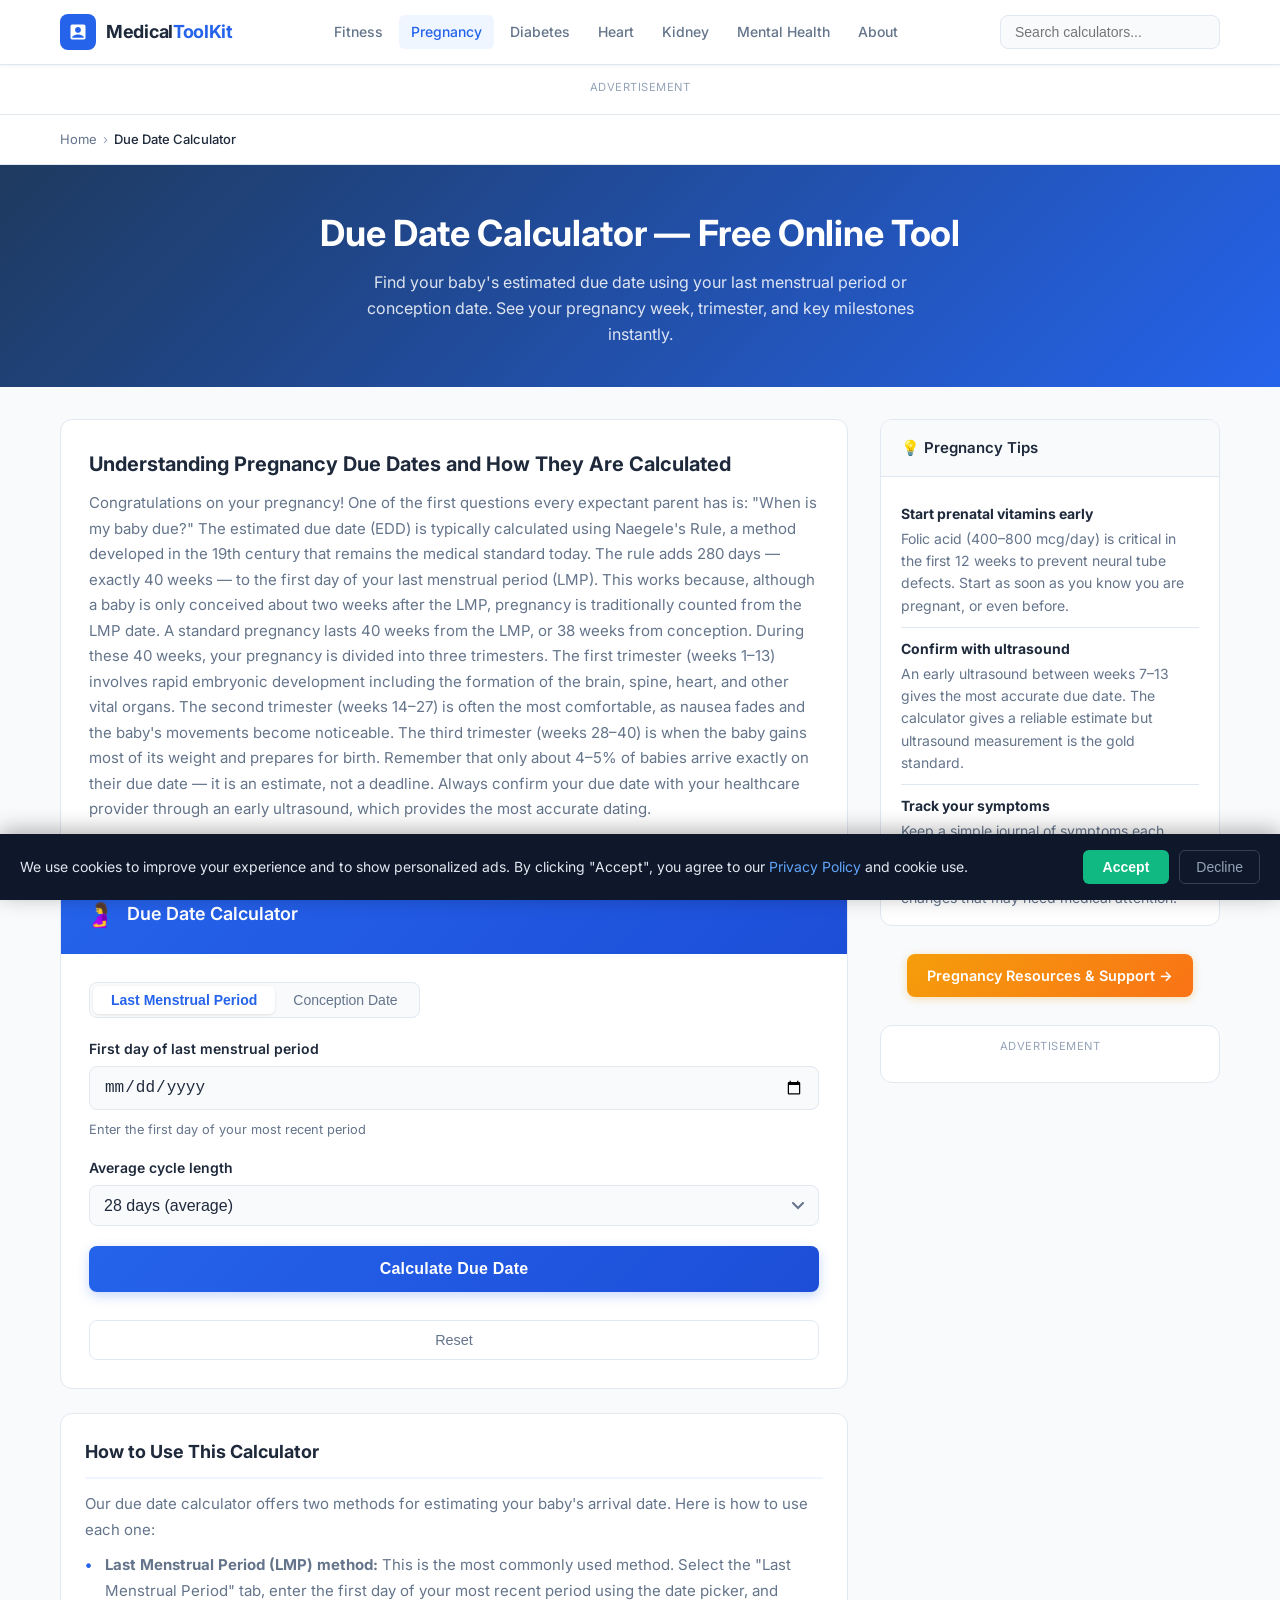
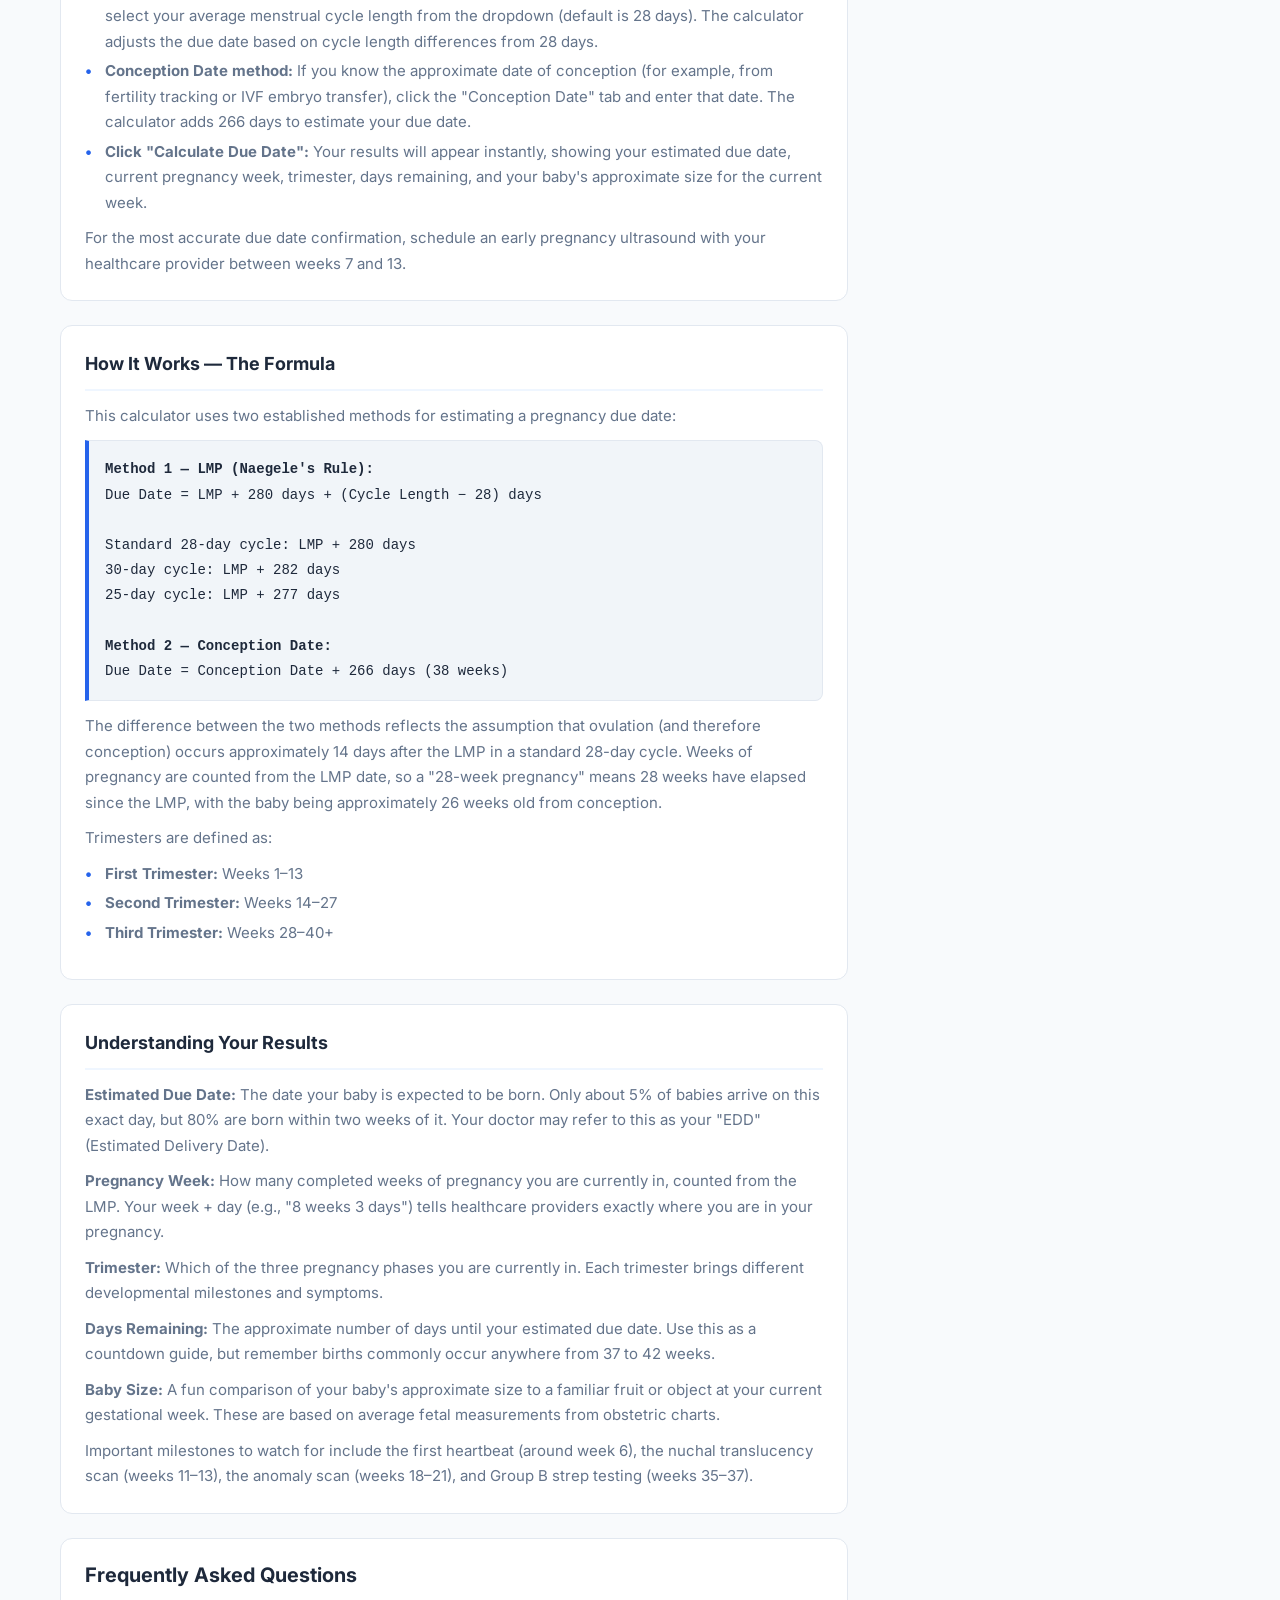
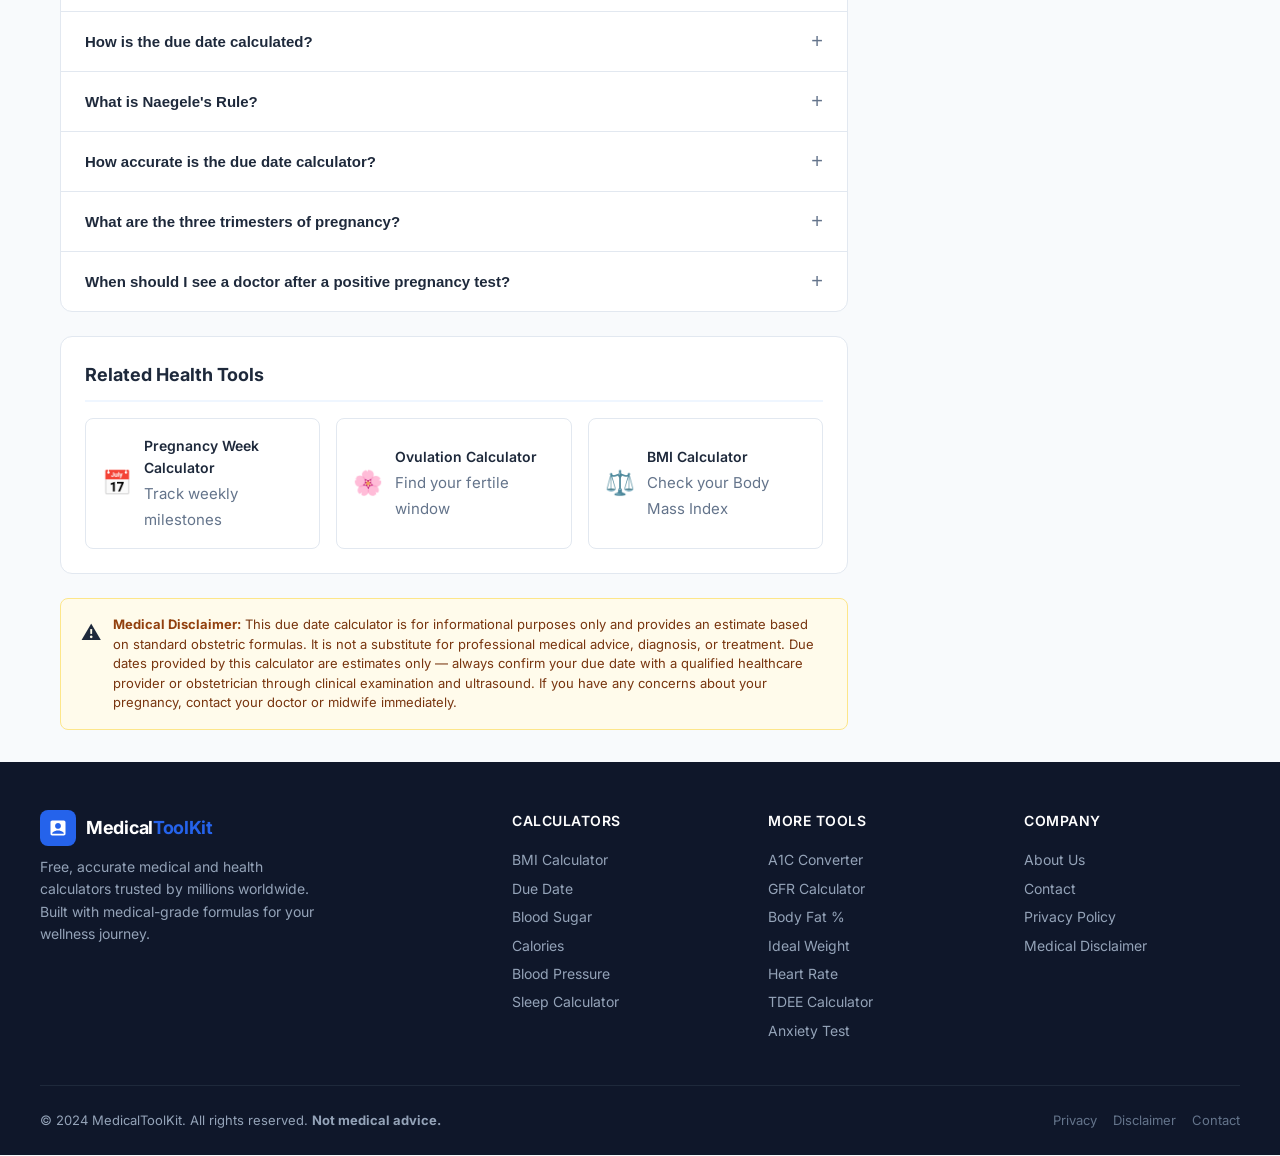
<file: pages/due-date-calculator.html>
<!DOCTYPE html>
<html lang="en">
<head>
  <meta charset="UTF-8">
  <meta name="viewport" content="width=device-width, initial-scale=1.0">
  <meta name="robots" content="index, follow">
  <title>Due Date Calculator — Free Pregnancy Due Date Tool | MedicalToolKit</title>
  <meta name="description" content="Calculate your baby's due date instantly. Enter your last menstrual period (LMP) or conception date to find your due date, pregnancy week, and trimester.">
  <meta name="keywords" content="due date calculator, pregnancy due date, LMP calculator, conception date calculator, pregnancy week calculator">
  <meta name="author" content="MedicalToolKit">
  <link rel="canonical" href="https://medicaltoolkit.pages.dev/pages/due-date-calculator.html">

  <!-- Open Graph -->
  <meta property="og:title" content="Due Date Calculator — Free Pregnancy Due Date Tool | MedicalToolKit">
  <meta property="og:description" content="Calculate your baby's due date instantly. Enter your LMP or conception date to find your due date, pregnancy week, and trimester.">
  <meta property="og:url" content="https://medicaltoolkit.pages.dev/pages/due-date-calculator.html">
  <meta property="og:type" content="website">
  <meta property="og:site_name" content="MedicalToolKit">
  <meta property="og:image" content="https://medicaltoolkit.pages.dev/images/og-due-date.png">

  <!-- Twitter Card -->
  <meta name="twitter:card" content="summary_large_image">
  <meta name="twitter:title" content="Due Date Calculator — Free Pregnancy Due Date Tool | MedicalToolKit">
  <meta name="twitter:description" content="Calculate your baby's due date instantly. Free online pregnancy calculator.">
  <meta name="twitter:image" content="https://medicaltoolkit.pages.dev/images/og-due-date.png">

  <!-- PWA -->
  <link rel="manifest" href="/manifest.json">
  <meta name="theme-color" content="#2563EB">

  <!-- Fonts -->
  <link rel="preconnect" href="https://fonts.googleapis.com">
  <link rel="preconnect" href="https://fonts.gstatic.com" crossorigin>
  <link href="https://fonts.googleapis.com/css2?family=Inter:wght@400;500;600;700&display=swap" rel="stylesheet">

  <!-- CSS -->
  <link rel="stylesheet" href="/css/style.css">
  <link rel="stylesheet" href="/css/responsive.css">
  <link rel="stylesheet" href="/css/calculator.css">

  <!-- Monetag Push Notification -->
  <script>
  (function(d,z,s){
    s=d.createElement('script');
    s.src='//MONETAG_PUSH_SCRIPT_URL';
    s.async=true;
    d.head.appendChild(s);
  })(document);
  </script>

  <!-- JSON-LD: WebApplication -->
  <script type="application/ld+json">
  {
    "@context": "https://schema.org",
    "@type": "WebApplication",
    "name": "Due Date Calculator",
    "url": "https://medicaltoolkit.pages.dev/pages/due-date-calculator.html",
    "description": "Free online due date calculator. Enter LMP or conception date to find your baby's due date, pregnancy week, and trimester.",
    "applicationCategory": "HealthApplication",
    "operatingSystem": "Any",
    "offers": {
      "@type": "Offer",
      "price": "0",
      "priceCurrency": "USD"
    },
    "publisher": {
      "@type": "Organization",
      "name": "MedicalToolKit",
      "url": "https://medicaltoolkit.pages.dev/"
    }
  }
  </script>

  <!-- JSON-LD: FAQPage -->
  <script type="application/ld+json">
  {
    "@context": "https://schema.org",
    "@type": "FAQPage",
    "mainEntity": [
      {
        "@type": "Question",
        "name": "How is the due date calculated?",
        "acceptedAnswer": {
          "@type": "Answer",
          "text": "The most common method for calculating a due date is Naegele's Rule, which adds 280 days (40 weeks) to the first day of your last menstrual period (LMP). This assumes a standard 28-day menstrual cycle and ovulation on day 14. If your cycle length differs from 28 days, the calculator adjusts accordingly. When using a conception date, 266 days (38 weeks) are added, as fertilization typically occurs about 14 days after the LMP. These calculations provide an estimated due date; only about 5% of babies are born on their exact due date."
        }
      },
      {
        "@type": "Question",
        "name": "What is Naegele's Rule?",
        "acceptedAnswer": {
          "@type": "Answer",
          "text": "Naegele's Rule is the standard medical formula for estimating a pregnancy due date, developed by German obstetrician Franz Karl Naegele in the 19th century. The rule adds one year to the year of the LMP, subtracts three months, and adds seven days. This is equivalent to adding 280 days (40 weeks) to the first day of the LMP. The rule assumes a regular 28-day menstrual cycle with ovulation on day 14. For cycles longer or shorter than 28 days, the estimated due date is adjusted by adding or subtracting the difference from 28 days. For example, a 30-day cycle shifts the due date two days later."
        }
      },
      {
        "@type": "Question",
        "name": "How accurate is the due date calculator?",
        "acceptedAnswer": {
          "@type": "Answer",
          "text": "Due date calculators based on LMP or conception date provide a good estimate, but only about 4–5% of babies are born on their exact calculated due date. Most births occur within two weeks before or after the estimated due date. The most accurate method of dating a pregnancy is an early ultrasound (before 14 weeks), which measures the baby's size to estimate gestational age. Factors that can affect accuracy include irregular menstrual cycles, uncertainty about the exact LMP date, and natural variation in individual pregnancies. Use this calculator as a planning guide and confirm your due date with your obstetrician or midwife."
        }
      },
      {
        "@type": "Question",
        "name": "What are the three trimesters of pregnancy?",
        "acceptedAnswer": {
          "@type": "Answer",
          "text": "A full-term pregnancy is divided into three trimesters. The first trimester spans weeks 1 through 13 and is a critical period for fetal organ development. During this time, many women experience morning sickness, fatigue, and breast tenderness. The second trimester covers weeks 14 through 27, often described as the most comfortable period. The baby's movements become noticeable (quickening), and most anatomical development is visible via ultrasound. The third trimester runs from week 28 to birth (week 40+). The baby gains most of its weight during this period, and the mother may experience back pain, frequent urination, and Braxton Hicks contractions as the body prepares for labor."
        }
      },
      {
        "@type": "Question",
        "name": "When should I see a doctor after a positive pregnancy test?",
        "acceptedAnswer": {
          "@type": "Answer",
          "text": "You should schedule your first prenatal appointment as soon as you receive a positive pregnancy test result. Most healthcare providers recommend the first visit between weeks 6 and 8 of pregnancy. This early appointment typically includes confirmation of the pregnancy, blood tests, your medical history review, and discussion of prenatal vitamins (especially folic acid). An early dating ultrasound may also be arranged at this stage. If you experience any warning signs such as heavy bleeding, severe abdominal pain, dizziness, or fever, seek medical attention immediately regardless of how far along you are."
        }
      }
    ]
  }
  </script>

  <!-- JSON-LD: BreadcrumbList -->
  <script type="application/ld+json">
  {
    "@context": "https://schema.org",
    "@type": "BreadcrumbList",
    "itemListElement": [
      {
        "@type": "ListItem",
        "position": 1,
        "name": "Home",
        "item": "https://medicaltoolkit.pages.dev/"
      },
      {
        "@type": "ListItem",
        "position": 2,
        "name": "Due Date Calculator",
        "item": "https://medicaltoolkit.pages.dev/pages/due-date-calculator.html"
      }
    ]
  }
  </script>
</head>
<body>

<!-- Monetag Popunder -->
<script>var _mntag_pop = "ZONE_POPUNDER_ID";</script>
<script src="//MONETAG_POP_SCRIPT" async></script>

<!-- ============ HEADER ============ -->
<header class="site-header" role="banner">
  <div class="header-inner">
    <a href="/" class="site-logo" aria-label="MedicalToolKit Home">
      <div class="logo-icon">
        <svg viewBox="0 0 24 24" xmlns="http://www.w3.org/2000/svg" aria-hidden="true">
          <path d="M19 3H5c-1.1 0-2 .9-2 2v14c0 1.1.9 2 2 2h14c1.1 0 2-.9 2-2V5c0-1.1-.9-2-2-2zm-7 3c1.93 0 3.5 1.57 3.5 3.5S13.93 13 12 13s-3.5-1.57-3.5-3.5S10.07 6 12 6zm7 13H5v-.23c0-.62.28-1.2.76-1.58C7.47 15.82 9.64 15 12 15s4.53.82 6.24 2.19c.48.38.76.97.76 1.58V19z"/>
        </svg>
      </div>
      <span class="logo-text">Medical<span>ToolKit</span></span>
    </a>

    <nav class="main-nav" aria-label="Main navigation">
      <a href="/pages/bmi-calculator.html">Fitness</a>
      <a href="/pages/due-date-calculator.html" class="active">Pregnancy</a>
      <a href="/pages/blood-sugar-calculator.html">Diabetes</a>
      <a href="/pages/blood-pressure-checker.html">Heart</a>
      <a href="/pages/gfr-calculator.html">Kidney</a>
      <a href="/pages/anxiety-test.html">Mental Health</a>
      <a href="/pages/about.html">About</a>
    </nav>

    <div class="header-search search-wrapper">
      <input type="search" class="header-search-input search-input" placeholder="Search calculators..." aria-label="Search calculators">
    </div>

    <button class="hamburger" id="hamburger" aria-label="Toggle menu" aria-expanded="false">
      <span></span><span></span><span></span>
    </button>
  </div>

  <nav class="mobile-nav" id="mobileNav" aria-label="Mobile navigation">
    <div class="mobile-search">
      <input type="search" class="search-input" placeholder="Search calculators...">
    </div>
    <a href="/">Home</a>
    <a href="/pages/bmi-calculator.html">BMI Calculator</a>
    <a href="/pages/due-date-calculator.html">Due Date Calculator</a>
    <a href="/pages/blood-sugar-calculator.html">Blood Sugar</a>
    <a href="/pages/calorie-calculator.html">Calorie Calculator</a>
    <a href="/pages/blood-pressure-checker.html">Blood Pressure</a>
    <a href="/pages/sleep-calculator.html">Sleep Calculator</a>
    <a href="/pages/heart-rate-calculator.html">Heart Rate</a>
    <a href="/pages/gfr-calculator.html">GFR Calculator</a>
    <a href="/pages/anxiety-test.html">Anxiety Test</a>
    <a href="/pages/about.html">About</a>
    <a href="/pages/contact.html">Contact</a>
  </nav>
</header>

<!-- Top Banner Ad -->
<div class="ad-banner-top">
  <small class="ad-label">Advertisement</small>
  <div class="monetag-banner" data-zone="ZONE_BANNER_ID"></div>
</div>

<!-- Breadcrumb -->
<div class="breadcrumb-bar">
  <nav class="breadcrumb" aria-label="Breadcrumb">
    <a href="/">Home</a>
    <span class="breadcrumb-sep" aria-hidden="true">›</span>
    <span>Due Date Calculator</span>
  </nav>
</div>

<!-- Page Hero -->
<section class="page-hero" aria-labelledby="pageHeroHeading">
  <div style="max-width:700px;margin:0 auto;">
    <h1 id="pageHeroHeading">Due Date Calculator — Free Online Tool</h1>
    <p>Find your baby's estimated due date using your last menstrual period or conception date. See your pregnancy week, trimester, and key milestones instantly.</p>
  </div>
</section>

<!-- ============ MAIN LAYOUT ============ -->
<div class="calc-page-layout">

  <!-- MAIN CONTENT -->
  <main class="calc-main" id="mainContent">

    <!-- Intro -->
    <div class="calc-intro">
      <h2>Understanding Pregnancy Due Dates and How They Are Calculated</h2>
      <p>Congratulations on your pregnancy! One of the first questions every expectant parent has is: "When is my baby due?" The estimated due date (EDD) is typically calculated using Naegele's Rule, a method developed in the 19th century that remains the medical standard today. The rule adds 280 days — exactly 40 weeks — to the first day of your last menstrual period (LMP). This works because, although a baby is only conceived about two weeks after the LMP, pregnancy is traditionally counted from the LMP date. A standard pregnancy lasts 40 weeks from the LMP, or 38 weeks from conception. During these 40 weeks, your pregnancy is divided into three trimesters. The first trimester (weeks 1–13) involves rapid embryonic development including the formation of the brain, spine, heart, and other vital organs. The second trimester (weeks 14–27) is often the most comfortable, as nausea fades and the baby's movements become noticeable. The third trimester (weeks 28–40) is when the baby gains most of its weight and prepares for birth. Remember that only about 4–5% of babies arrive exactly on their due date — it is an estimate, not a deadline. Always confirm your due date with your healthcare provider through an early ultrasound, which provides the most accurate dating.</p>
    </div>

    <!-- Calculator Widget -->
    <div class="calc-widget">
      <div class="calc-widget-header">
        <span class="calc-widget-icon" aria-hidden="true">🤰</span>
        <h2>Due Date Calculator</h2>
      </div>
      <div class="calc-widget-body">

        <!-- Tab Toggle -->
        <div class="unit-toggle" role="tablist" aria-label="Calculation method">
          <button class="unit-btn active" id="tabLmp" role="tab" aria-selected="true" aria-controls="panelLmp">Last Menstrual Period</button>
          <button class="unit-btn" id="tabConception" role="tab" aria-selected="false" aria-controls="panelConception">Conception Date</button>
        </div>

        <div class="calc-form">

          <!-- LMP Panel -->
          <div id="panelLmp" role="tabpanel" aria-labelledby="tabLmp">
            <div class="form-group">
              <label class="form-label" for="lmpDate">First day of last menstrual period</label>
              <input type="date" id="lmpDate" class="calc-input" aria-describedby="lmpHint">
              <small id="lmpHint" style="font-size:0.8rem;color:var(--text-light);margin-top:4px;">Enter the first day of your most recent period</small>
            </div>
            <div class="form-group" style="margin-top:16px;">
              <label class="form-label" for="cycleLength">Average cycle length</label>
              <select id="cycleLength" class="calc-select" aria-label="Menstrual cycle length in days">
                <option value="21">21 days</option>
                <option value="22">22 days</option>
                <option value="23">23 days</option>
                <option value="24">24 days</option>
                <option value="25">25 days</option>
                <option value="26">26 days</option>
                <option value="27">27 days</option>
                <option value="28" selected>28 days (average)</option>
                <option value="29">29 days</option>
                <option value="30">30 days</option>
                <option value="31">31 days</option>
                <option value="32">32 days</option>
                <option value="33">33 days</option>
                <option value="34">34 days</option>
                <option value="35">35 days</option>
              </select>
            </div>
          </div>

          <!-- Conception Panel (hidden by default) -->
          <div id="panelConception" role="tabpanel" aria-labelledby="tabConception" style="display:none;">
            <div class="form-group">
              <label class="form-label" for="conceptionDate">Conception date</label>
              <input type="date" id="conceptionDate" class="calc-input" aria-describedby="conceptionHint">
              <small id="conceptionHint" style="font-size:0.8rem;color:var(--text-light);margin-top:4px;">Enter the estimated date of conception</small>
            </div>
          </div>

          <!-- Error -->
          <p class="input-error-msg" id="dueDateError" role="alert"></p>

          <!-- Buttons -->
          <button class="calc-btn" id="calcDueDate" type="button">Calculate Due Date</button>
          <button class="calc-btn-secondary" id="resetDueDate" type="button">Reset</button>
        </div>

      </div>
    </div>

    <!-- Result Box -->
    <div class="calc-result-box result-info" id="dueDateResult" role="region" aria-live="polite" aria-label="Due date result">
      <div class="result-header">
        <div class="result-icon" aria-hidden="true">👶</div>
        <div>
          <div class="result-title">Estimated Due Date</div>
          <div class="result-value" id="dueDateValue" style="font-size:1.5rem;">—</div>
          <span class="result-category blue" id="trimesterBadge"></span>
        </div>
      </div>

      <div class="result-grid-2">
        <div class="result-mini-card">
          <div class="label">Pregnancy Week</div>
          <div class="value" id="pregnancyWeek">—</div>
        </div>
        <div class="result-mini-card">
          <div class="label">Days Remaining</div>
          <div class="value" id="daysRemaining">—</div>
        </div>
        <div class="result-mini-card">
          <div class="label">Trimester</div>
          <div class="value" id="trimesterValue">—</div>
        </div>
        <div class="result-mini-card">
          <div class="label">Baby Size</div>
          <div class="value" id="babySize" style="font-size:0.9rem;">—</div>
        </div>
      </div>

      <div class="result-description" id="dueDateDescription"></div>

      <!-- Share -->
      <div class="share-result-section">
        <div class="share-result-label">Share your result:</div>
        <div class="share-result-btns">
          <button class="share-btn share-whatsapp" id="shareWhatsapp" type="button">
            <svg width="14" height="14" viewBox="0 0 24 24" fill="currentColor" aria-hidden="true"><path d="M17.472 14.382c-.297-.149-1.758-.867-2.03-.967-.273-.099-.471-.148-.67.15-.197.297-.767.966-.94 1.164-.173.199-.347.223-.644.075-.297-.15-1.255-.463-2.39-1.475-.883-.788-1.48-1.761-1.653-2.059-.173-.297-.018-.458.13-.606.134-.133.298-.347.446-.52.149-.174.198-.298.298-.497.099-.198.05-.371-.025-.52-.075-.149-.669-1.612-.916-2.207-.242-.579-.487-.5-.669-.51-.173-.008-.371-.01-.57-.01-.198 0-.52.074-.792.372-.272.297-1.04 1.016-1.04 2.479 0 1.462 1.065 2.875 1.213 3.074.149.198 2.096 3.2 5.077 4.487.709.306 1.262.489 1.694.625.712.227 1.36.195 1.871.118.571-.085 1.758-.719 2.006-1.413.248-.694.248-1.289.173-1.413-.074-.124-.272-.198-.57-.347m-5.421 7.403h-.004a9.87 9.87 0 01-5.031-1.378l-.361-.214-3.741.982.998-3.648-.235-.374a9.86 9.86 0 01-1.51-5.26c.001-5.45 4.436-9.884 9.888-9.884 2.64 0 5.122 1.03 6.988 2.898a9.825 9.825 0 012.893 6.994c-.003 5.45-4.437 9.884-9.885 9.884m8.413-18.297A11.815 11.815 0 0012.05 0C5.495 0 .16 5.335.157 11.892c0 2.096.547 4.142 1.588 5.945L.057 24l6.305-1.654a11.882 11.882 0 005.683 1.448h.005c6.554 0 11.89-5.335 11.893-11.893a11.821 11.821 0 00-3.48-8.413z"/></svg>
            WhatsApp
          </button>
          <button class="share-btn share-twitter" id="shareTwitter" type="button">
            <svg width="14" height="14" viewBox="0 0 24 24" fill="currentColor" aria-hidden="true"><path d="M18.244 2.25h3.308l-7.227 8.26 8.502 11.24H16.17l-4.714-6.231-5.401 6.231H2.744l7.737-8.842L1.254 2.25H8.08l4.26 5.632 5.904-5.632zm-1.161 17.52h1.833L7.084 4.126H5.117z"/></svg>
            Twitter
          </button>
          <button class="share-btn copy-result" id="copyResult" type="button">
            <svg width="14" height="14" viewBox="0 0 24 24" fill="none" stroke="currentColor" stroke-width="2" aria-hidden="true"><rect x="9" y="9" width="13" height="13" rx="2"/><path d="M5 15H4a2 2 0 01-2-2V4a2 2 0 012-2h9a2 2 0 012 2v1"/></svg>
            Copy
          </button>
        </div>
      </div>
    </div>

    <!-- How to Use -->
    <div class="content-section">
      <h2>How to Use This Calculator</h2>
      <p>Our due date calculator offers two methods for estimating your baby's arrival date. Here is how to use each one:</p>
      <ul>
        <li><strong>Last Menstrual Period (LMP) method:</strong> This is the most commonly used method. Select the "Last Menstrual Period" tab, enter the first day of your most recent period using the date picker, and select your average menstrual cycle length from the dropdown (default is 28 days). The calculator adjusts the due date based on cycle length differences from 28 days.</li>
        <li><strong>Conception Date method:</strong> If you know the approximate date of conception (for example, from fertility tracking or IVF embryo transfer), click the "Conception Date" tab and enter that date. The calculator adds 266 days to estimate your due date.</li>
        <li><strong>Click "Calculate Due Date":</strong> Your results will appear instantly, showing your estimated due date, current pregnancy week, trimester, days remaining, and your baby's approximate size for the current week.</li>
      </ul>
      <p>For the most accurate due date confirmation, schedule an early pregnancy ultrasound with your healthcare provider between weeks 7 and 13.</p>
    </div>

    <!-- Formula -->
    <div class="content-section">
      <h2>How It Works — The Formula</h2>
      <p>This calculator uses two established methods for estimating a pregnancy due date:</p>
      <div class="formula-box">
        <strong>Method 1 — LMP (Naegele's Rule):</strong><br>
        Due Date = LMP + 280 days + (Cycle Length − 28) days<br><br>
        Standard 28-day cycle: LMP + 280 days<br>
        30-day cycle: LMP + 282 days<br>
        25-day cycle: LMP + 277 days<br><br>
        <strong>Method 2 — Conception Date:</strong><br>
        Due Date = Conception Date + 266 days (38 weeks)
      </div>
      <p>The difference between the two methods reflects the assumption that ovulation (and therefore conception) occurs approximately 14 days after the LMP in a standard 28-day cycle. Weeks of pregnancy are counted from the LMP date, so a "28-week pregnancy" means 28 weeks have elapsed since the LMP, with the baby being approximately 26 weeks old from conception.</p>
      <p>Trimesters are defined as:</p>
      <ul>
        <li><strong>First Trimester:</strong> Weeks 1–13</li>
        <li><strong>Second Trimester:</strong> Weeks 14–27</li>
        <li><strong>Third Trimester:</strong> Weeks 28–40+</li>
      </ul>
    </div>

    <!-- Understanding Results -->
    <div class="content-section">
      <h2>Understanding Your Results</h2>
      <p><strong>Estimated Due Date:</strong> The date your baby is expected to be born. Only about 5% of babies arrive on this exact day, but 80% are born within two weeks of it. Your doctor may refer to this as your "EDD" (Estimated Delivery Date).</p>
      <p><strong>Pregnancy Week:</strong> How many completed weeks of pregnancy you are currently in, counted from the LMP. Your week + day (e.g., "8 weeks 3 days") tells healthcare providers exactly where you are in your pregnancy.</p>
      <p><strong>Trimester:</strong> Which of the three pregnancy phases you are currently in. Each trimester brings different developmental milestones and symptoms.</p>
      <p><strong>Days Remaining:</strong> The approximate number of days until your estimated due date. Use this as a countdown guide, but remember births commonly occur anywhere from 37 to 42 weeks.</p>
      <p><strong>Baby Size:</strong> A fun comparison of your baby's approximate size to a familiar fruit or object at your current gestational week. These are based on average fetal measurements from obstetric charts.</p>
      <p>Important milestones to watch for include the first heartbeat (around week 6), the nuchal translucency scan (weeks 11–13), the anomaly scan (weeks 18–21), and Group B strep testing (weeks 35–37).</p>
    </div>

    <!-- FAQ -->
    <div class="faq-section" itemscope itemtype="https://schema.org/FAQPage">
      <div class="faq-header">
        <h2>Frequently Asked Questions</h2>
      </div>

      <div class="faq-item" itemscope itemprop="mainEntity" itemtype="https://schema.org/Question">
        <button class="faq-question" aria-expanded="false">
          <span itemprop="name">How is the due date calculated?</span>
          <span class="faq-icon" aria-hidden="true">+</span>
        </button>
        <div class="faq-answer" itemscope itemprop="acceptedAnswer" itemtype="https://schema.org/Answer">
          <p itemprop="text">The most common method for calculating a due date is Naegele's Rule, which adds 280 days (40 weeks) to the first day of your last menstrual period (LMP). This assumes a standard 28-day menstrual cycle and ovulation on day 14. If your cycle length differs from 28 days, the calculator adjusts accordingly. When using a conception date, 266 days (38 weeks) are added, as fertilization typically occurs about 14 days after the LMP. These calculations provide an estimated due date; only about 5% of babies are born on their exact due date.</p>
        </div>
      </div>

      <div class="faq-item" itemscope itemprop="mainEntity" itemtype="https://schema.org/Question">
        <button class="faq-question" aria-expanded="false">
          <span itemprop="name">What is Naegele's Rule?</span>
          <span class="faq-icon" aria-hidden="true">+</span>
        </button>
        <div class="faq-answer" itemscope itemprop="acceptedAnswer" itemtype="https://schema.org/Answer">
          <p itemprop="text">Naegele's Rule is the standard medical formula for estimating a pregnancy due date, developed by German obstetrician Franz Karl Naegele in the 19th century. The rule adds one year to the year of the LMP, subtracts three months, and adds seven days — equivalent to adding 280 days (40 weeks) to the LMP. The rule assumes a regular 28-day menstrual cycle with ovulation on day 14. For cycles longer or shorter than 28 days, the estimated due date is adjusted by adding or subtracting the difference from 28 days. For example, a 30-day cycle shifts the due date two days later.</p>
        </div>
      </div>

      <div class="faq-item" itemscope itemprop="mainEntity" itemtype="https://schema.org/Question">
        <button class="faq-question" aria-expanded="false">
          <span itemprop="name">How accurate is the due date calculator?</span>
          <span class="faq-icon" aria-hidden="true">+</span>
        </button>
        <div class="faq-answer" itemscope itemprop="acceptedAnswer" itemtype="https://schema.org/Answer">
          <p itemprop="text">Due date calculators based on LMP or conception date provide a good estimate, but only about 4–5% of babies are born on their exact calculated due date. Most births occur within two weeks before or after the estimated due date. The most accurate method of dating a pregnancy is an early ultrasound (before 14 weeks), which measures the baby's size to estimate gestational age. Factors that can affect accuracy include irregular menstrual cycles, uncertainty about the exact LMP date, and natural variation in individual pregnancies.</p>
        </div>
      </div>

      <div class="faq-item" itemscope itemprop="mainEntity" itemtype="https://schema.org/Question">
        <button class="faq-question" aria-expanded="false">
          <span itemprop="name">What are the three trimesters of pregnancy?</span>
          <span class="faq-icon" aria-hidden="true">+</span>
        </button>
        <div class="faq-answer" itemscope itemprop="acceptedAnswer" itemtype="https://schema.org/Answer">
          <p itemprop="text">A full-term pregnancy is divided into three trimesters. The first trimester spans weeks 1 through 13 and is a critical period for fetal organ development — during this time, many women experience morning sickness, fatigue, and breast tenderness. The second trimester covers weeks 14 through 27, often described as the most comfortable period when the baby's movements become noticeable. The third trimester runs from week 28 to birth — the baby gains most of its weight during this period, and the mother may experience back pain and Braxton Hicks contractions as the body prepares for labor.</p>
        </div>
      </div>

      <div class="faq-item" itemscope itemprop="mainEntity" itemtype="https://schema.org/Question">
        <button class="faq-question" aria-expanded="false">
          <span itemprop="name">When should I see a doctor after a positive pregnancy test?</span>
          <span class="faq-icon" aria-hidden="true">+</span>
        </button>
        <div class="faq-answer" itemscope itemprop="acceptedAnswer" itemtype="https://schema.org/Answer">
          <p itemprop="text">You should schedule your first prenatal appointment as soon as you receive a positive pregnancy test result. Most healthcare providers recommend the first visit between weeks 6 and 8 of pregnancy. This early appointment typically includes confirmation of the pregnancy, blood tests, your medical history review, and discussion of prenatal vitamins (especially folic acid). An early dating ultrasound may also be arranged at this stage. If you experience any warning signs such as heavy bleeding, severe abdominal pain, dizziness, or fever, seek medical attention immediately.</p>
        </div>
      </div>
    </div>

    <!-- Related Tools -->
    <div class="content-section">
      <h2>Related Health Tools</h2>
      <div class="related-tools">
        <a href="/pages/pregnancy-week-calculator.html" class="related-tool-card">
          <div class="related-tool-icon" aria-hidden="true">📅</div>
          <div class="related-tool-info">
            <h4>Pregnancy Week Calculator</h4>
            <p>Track weekly milestones</p>
          </div>
        </a>
        <a href="/pages/ovulation-calculator.html" class="related-tool-card">
          <div class="related-tool-icon" aria-hidden="true">🌸</div>
          <div class="related-tool-info">
            <h4>Ovulation Calculator</h4>
            <p>Find your fertile window</p>
          </div>
        </a>
        <a href="/pages/bmi-calculator.html" class="related-tool-card">
          <div class="related-tool-icon" aria-hidden="true">⚖️</div>
          <div class="related-tool-info">
            <h4>BMI Calculator</h4>
            <p>Check your Body Mass Index</p>
          </div>
        </a>
      </div>
    </div>

    <!-- Medical Disclaimer -->
    <div class="medical-disclaimer" role="note">
      <span class="disc-icon" aria-hidden="true">⚠️</span>
      <p><strong>Medical Disclaimer:</strong> This due date calculator is for informational purposes only and provides an estimate based on standard obstetric formulas. It is not a substitute for professional medical advice, diagnosis, or treatment. Due dates provided by this calculator are estimates only — always confirm your due date with a qualified healthcare provider or obstetrician through clinical examination and ultrasound. If you have any concerns about your pregnancy, contact your doctor or midwife immediately.</p>
    </div>

  </main>

  <!-- SIDEBAR -->
  <aside class="calc-sidebar" aria-label="Sidebar">

    <!-- Quick Tips Widget -->
    <div class="sidebar-widget">
      <div class="sidebar-widget-header">
        <h3>💡 Pregnancy Tips</h3>
      </div>
      <div class="sidebar-widget-body">
        <div class="sidebar-tip">
          <strong>Start prenatal vitamins early</strong>
          Folic acid (400–800 mcg/day) is critical in the first 12 weeks to prevent neural tube defects. Start as soon as you know you are pregnant, or even before.
        </div>
        <div class="sidebar-tip">
          <strong>Confirm with ultrasound</strong>
          An early ultrasound between weeks 7–13 gives the most accurate due date. The calculator gives a reliable estimate but ultrasound measurement is the gold standard.
        </div>
        <div class="sidebar-tip">
          <strong>Track your symptoms</strong>
          Keep a simple journal of symptoms each week. This information is valuable at prenatal appointments and helps you notice any changes that may need medical attention.
        </div>
      </div>
    </div>

    <!-- Direct Link Ad -->
    <div style="text-align:center;padding:8px 0;">
      <a href="DIRECT_LINK_PLACEHOLDER_URL" class="direct-link-btn" target="_blank" rel="noopener sponsored">
        Pregnancy Resources &amp; Support &rarr;
      </a>
    </div>

    <!-- In-page Monetag Ad -->
    <div class="sidebar-widget" style="padding:12px;text-align:center;">
      <small class="ad-label">Advertisement</small>
      <div class="monetag-inpage" data-zone="ZONE_INPAGE_SIDEBAR_ID"></div>
    </div>

  </aside>

</div><!-- /.calc-page-layout -->

<!-- ============ FOOTER ============ -->
<footer class="site-footer" role="contentinfo">
  <div class="footer-grid">
    <div class="footer-brand">
      <div class="site-logo">
        <div class="logo-icon" aria-hidden="true">
          <svg viewBox="0 0 24 24" fill="white" aria-hidden="true"><path d="M19 3H5c-1.1 0-2 .9-2 2v14c0 1.1.9 2 2 2h14c1.1 0 2-.9 2-2V5c0-1.1-.9-2-2-2zm-7 3c1.93 0 3.5 1.57 3.5 3.5S13.93 13 12 13s-3.5-1.57-3.5-3.5S10.07 6 12 6zm7 13H5v-.23c0-.62.28-1.2.76-1.58C7.47 15.82 9.64 15 12 15s4.53.82 6.24 2.19c.48.38.76.97.76 1.58V19z"/></svg>
        </div>
        <span class="logo-text">Medical<span>ToolKit</span></span>
      </div>
      <p>Free, accurate medical and health calculators trusted by millions worldwide. Built with medical-grade formulas for your wellness journey.</p>
    </div>

    <div class="footer-col">
      <h4>Calculators</h4>
      <a href="/pages/bmi-calculator.html">BMI Calculator</a>
      <a href="/pages/due-date-calculator.html">Due Date</a>
      <a href="/pages/blood-sugar-calculator.html">Blood Sugar</a>
      <a href="/pages/calorie-calculator.html">Calories</a>
      <a href="/pages/blood-pressure-checker.html">Blood Pressure</a>
      <a href="/pages/sleep-calculator.html">Sleep Calculator</a>
    </div>

    <div class="footer-col">
      <h4>More Tools</h4>
      <a href="/pages/a1c-converter.html">A1C Converter</a>
      <a href="/pages/gfr-calculator.html">GFR Calculator</a>
      <a href="/pages/body-fat-calculator.html">Body Fat %</a>
      <a href="/pages/ideal-weight-calculator.html">Ideal Weight</a>
      <a href="/pages/heart-rate-calculator.html">Heart Rate</a>
      <a href="/pages/tdee-calculator.html">TDEE Calculator</a>
      <a href="/pages/anxiety-test.html">Anxiety Test</a>
    </div>

    <div class="footer-col">
      <h4>Company</h4>
      <a href="/pages/about.html">About Us</a>
      <a href="/pages/contact.html">Contact</a>
      <a href="/pages/privacy-policy.html">Privacy Policy</a>
      <a href="/pages/disclaimer.html">Medical Disclaimer</a>
    </div>
  </div>

  <div class="footer-bottom">
    <p>&copy; 2024 MedicalToolKit. All rights reserved. <strong>Not medical advice.</strong></p>
    <div class="footer-legal-links">
      <a href="/pages/privacy-policy.html">Privacy</a>
      <a href="/pages/disclaimer.html">Disclaimer</a>
      <a href="/pages/contact.html">Contact</a>
    </div>
  </div>
</footer>

<!-- Back to Top -->
<button class="back-to-top" aria-label="Back to top">&#8593;</button>

<!-- Cookie Consent -->
<div class="cookie-consent" id="cookieBanner" role="dialog" aria-label="Cookie consent">
  <p>We use cookies to improve your experience and to show personalized ads. By clicking "Accept", you agree to our <a href="/pages/privacy-policy.html">Privacy Policy</a> and cookie use.</p>
  <div class="cookie-btns">
    <button class="btn-accept-cookies" id="acceptCookies">Accept</button>
    <button class="btn-reject-cookies" id="rejectCookies">Decline</button>
  </div>
</div>

<!-- Mobile Sticky Ad -->
<div class="ad-sticky-bottom" aria-hidden="true">
  <div class="monetag-sticky" data-zone="ZONE_STICKY_ID"></div>
</div>

<!-- Toast notification -->
<div class="toast" id="toast" role="status" aria-live="polite"></div>

<script src="/js/main.js" defer></script>
<script src="/js/calculators/due-date.js" defer></script>
</body>
</html>
</file>
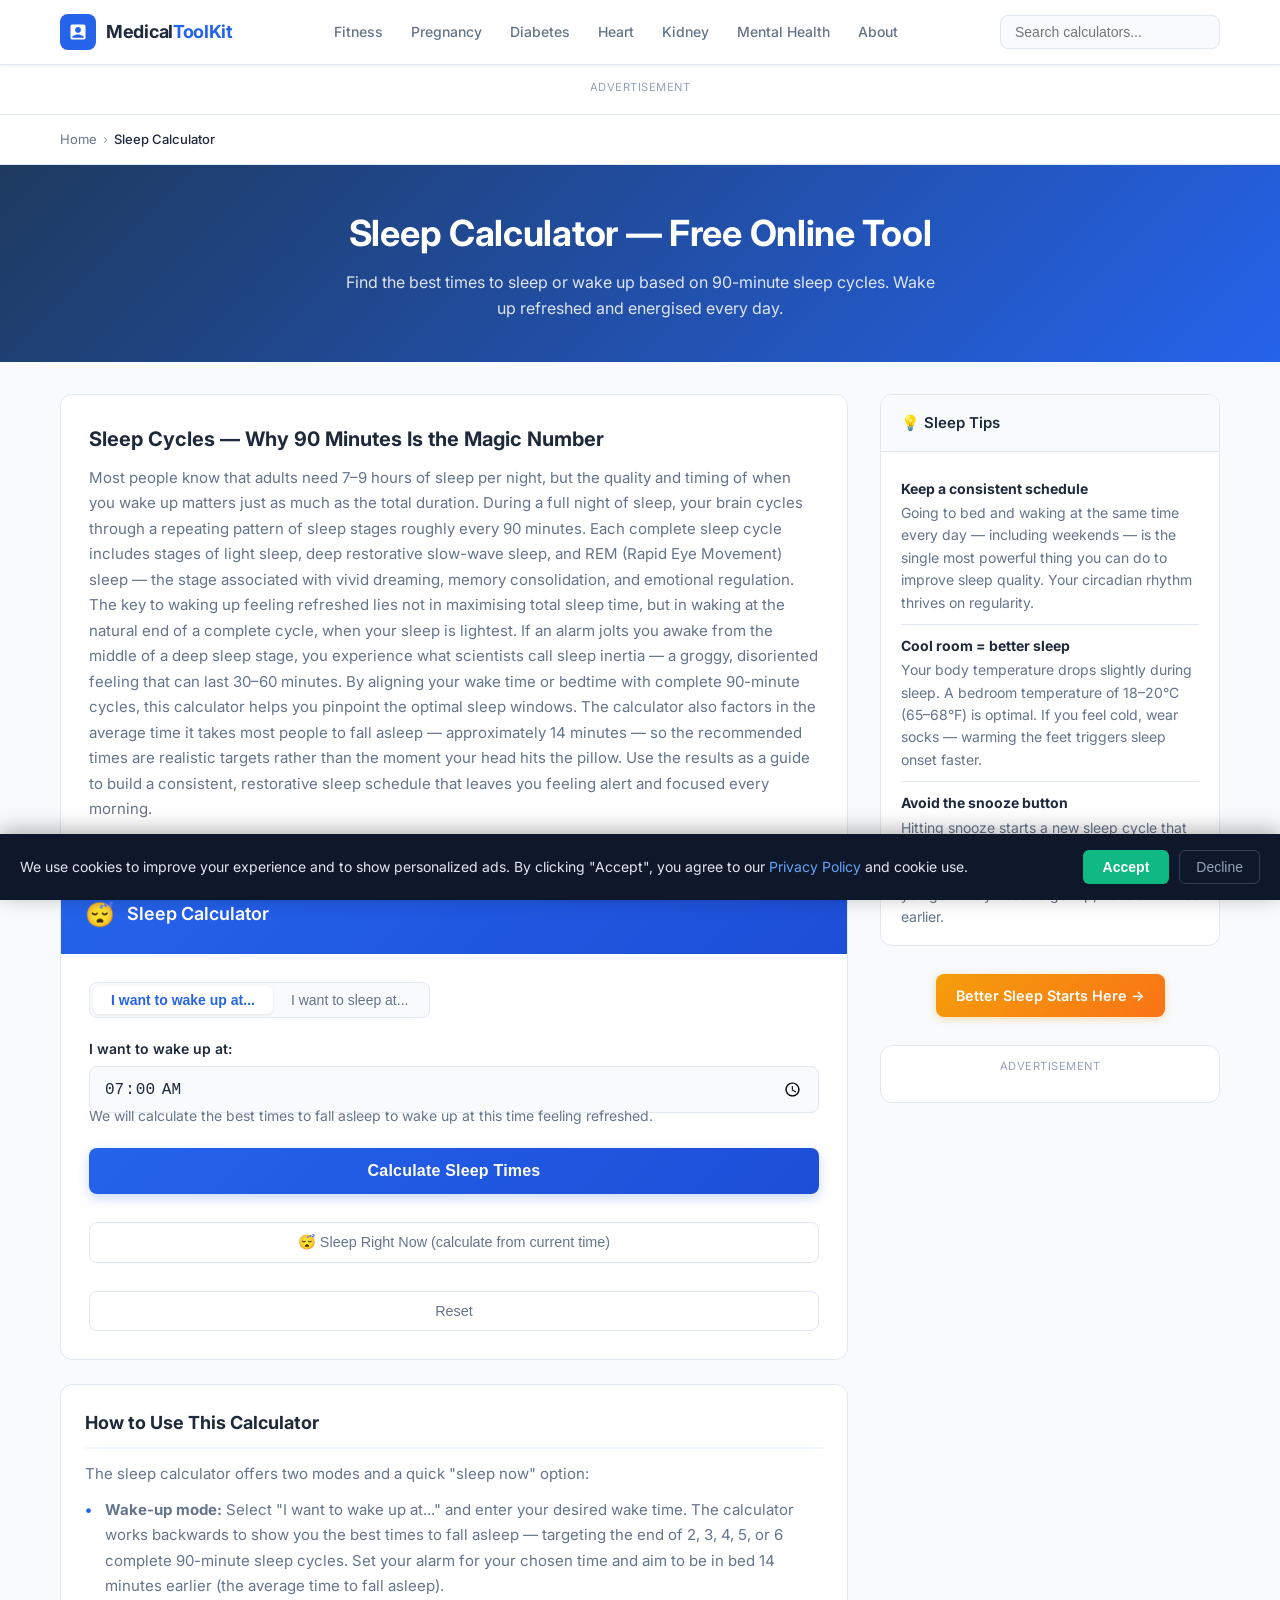
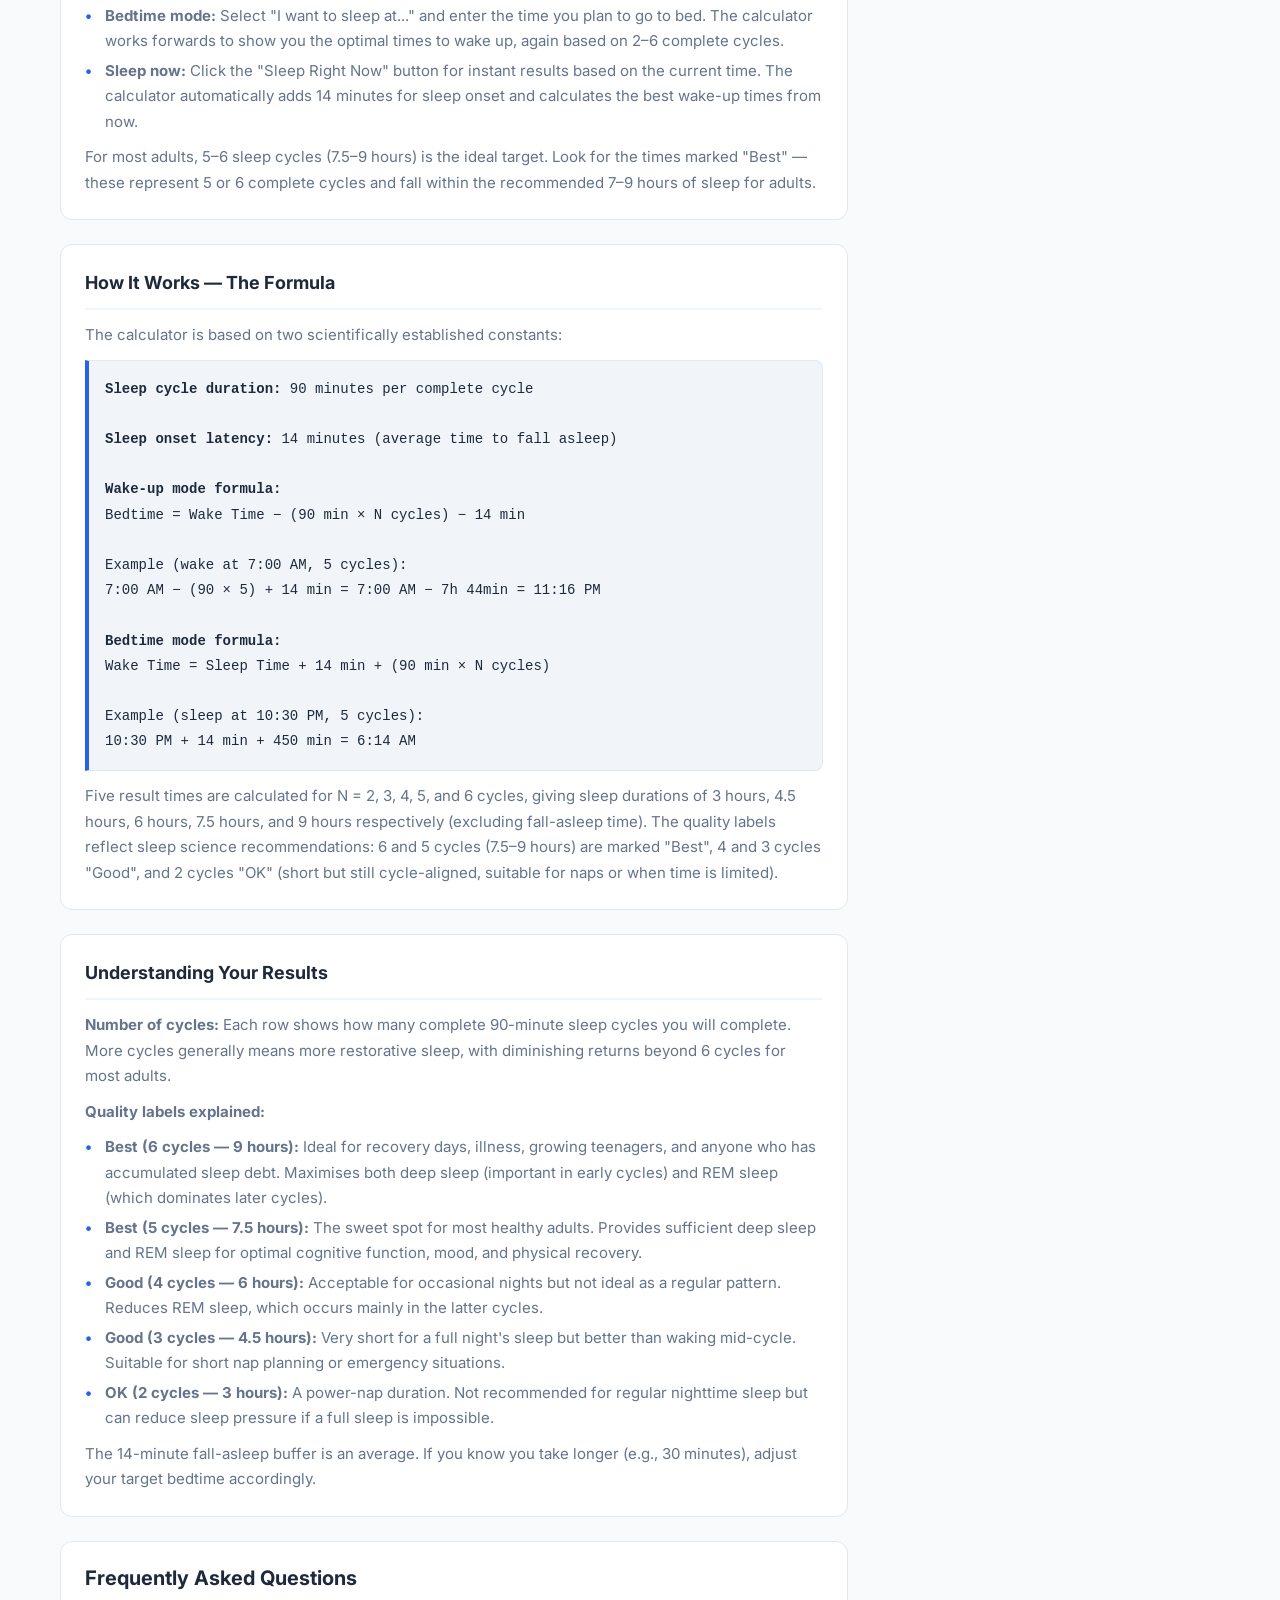
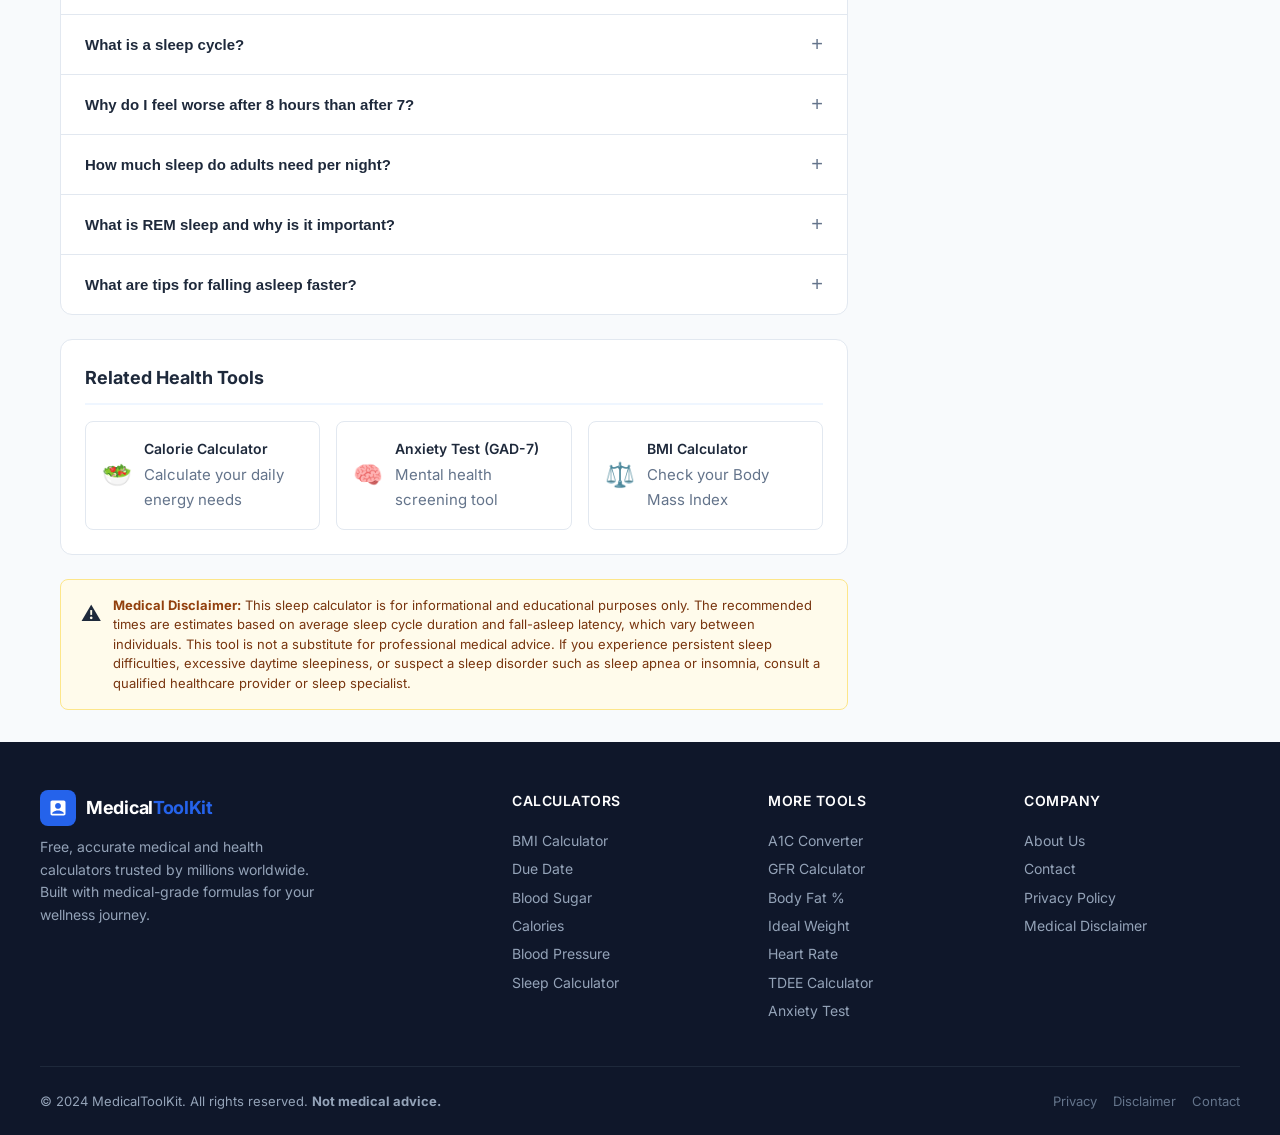
<file: pages/sleep-calculator.html>
<!DOCTYPE html>
<html lang="en">
<head>
  <meta charset="UTF-8">
  <meta name="viewport" content="width=device-width, initial-scale=1.0">
  <meta name="robots" content="index, follow">
  <title>Sleep Calculator — Find the Best Time to Wake Up | MedicalToolKit</title>
  <meta name="description" content="Use our free sleep calculator to find the best wake-up times or bedtimes based on 90-minute sleep cycles. Wake up feeling refreshed every morning.">
  <meta name="keywords" content="sleep calculator, best time to wake up, sleep cycle calculator, bedtime calculator, REM sleep calculator, optimal sleep time">
  <meta name="author" content="MedicalToolKit">
  <link rel="canonical" href="https://medicaltoolkit.pages.dev/pages/sleep-calculator.html">

  <!-- Open Graph -->
  <meta property="og:title" content="Sleep Calculator — Find the Best Time to Wake Up | MedicalToolKit">
  <meta property="og:description" content="Find your optimal bedtime or wake-up time based on 90-minute sleep cycles. Wake up refreshed, not groggy.">
  <meta property="og:url" content="https://medicaltoolkit.pages.dev/pages/sleep-calculator.html">
  <meta property="og:type" content="website">
  <meta property="og:site_name" content="MedicalToolKit">
  <meta property="og:image" content="https://medicaltoolkit.pages.dev/images/og-sleep.png">

  <!-- Twitter Card -->
  <meta name="twitter:card" content="summary_large_image">
  <meta name="twitter:title" content="Sleep Calculator — Find the Best Time to Wake Up | MedicalToolKit">
  <meta name="twitter:description" content="Find your optimal bedtime or wake-up time based on 90-minute sleep cycles.">
  <meta name="twitter:image" content="https://medicaltoolkit.pages.dev/images/og-sleep.png">

  <!-- PWA -->
  <link rel="manifest" href="/manifest.json">
  <meta name="theme-color" content="#2563EB">

  <!-- Fonts -->
  <link rel="preconnect" href="https://fonts.googleapis.com">
  <link rel="preconnect" href="https://fonts.gstatic.com" crossorigin>
  <link href="https://fonts.googleapis.com/css2?family=Inter:wght@400;500;600;700&display=swap" rel="stylesheet">

  <!-- CSS -->
  <link rel="stylesheet" href="/css/style.css">
  <link rel="stylesheet" href="/css/responsive.css">
  <link rel="stylesheet" href="/css/calculator.css">

  <!-- Monetag Push Notification -->
  <script>
  (function(d,z,s){
    s=d.createElement('script');
    s.src='//MONETAG_PUSH_SCRIPT_URL';
    s.async=true;
    d.head.appendChild(s);
  })(document);
  </script>

  <!-- JSON-LD: WebApplication -->
  <script type="application/ld+json">
  {
    "@context": "https://schema.org",
    "@type": "WebApplication",
    "name": "Sleep Calculator",
    "url": "https://medicaltoolkit.pages.dev/pages/sleep-calculator.html",
    "description": "Free sleep calculator that finds optimal bedtimes and wake times based on 90-minute sleep cycles.",
    "applicationCategory": "HealthApplication",
    "operatingSystem": "Any",
    "offers": {
      "@type": "Offer",
      "price": "0",
      "priceCurrency": "USD"
    },
    "publisher": {
      "@type": "Organization",
      "name": "MedicalToolKit",
      "url": "https://medicaltoolkit.pages.dev/"
    }
  }
  </script>

  <!-- JSON-LD: FAQPage -->
  <script type="application/ld+json">
  {
    "@context": "https://schema.org",
    "@type": "FAQPage",
    "mainEntity": [
      {
        "@type": "Question",
        "name": "What is a sleep cycle?",
        "acceptedAnswer": {
          "@type": "Answer",
          "text": "A sleep cycle is a repeating pattern of sleep stages that your brain cycles through each night. Each complete cycle lasts approximately 90 minutes and consists of four stages: three stages of non-REM sleep (light sleep, light sleep, and deep/slow-wave sleep) followed by one stage of REM (Rapid Eye Movement) sleep. During REM sleep, the brain is highly active, dreams occur, and memory consolidation takes place. Deep sleep in stages 3 restores the body physically — this is when growth hormone is released, muscles repair, and the immune system strengthens. Waking up at the end of a complete cycle means you wake naturally from lighter sleep, feeling refreshed rather than groggy."
        }
      },
      {
        "@type": "Question",
        "name": "Why do I feel worse after 8 hours of sleep than after 7?",
        "acceptedAnswer": {
          "@type": "Answer",
          "text": "This is a common experience called sleep inertia, and it is usually caused by waking up in the middle of a deep sleep stage (stage 3 non-REM). If you wake mid-cycle rather than at the end of a natural 90-minute cycle, your brain needs extra time to transition to wakefulness, leaving you feeling groggy and disoriented for 15–60 minutes. This can happen even after a full 8 hours if those hours do not align with complete 90-minute cycles. For example, 7.5 hours (5 complete cycles) often feels better than 8 hours (which cuts into the 6th cycle at the 30-minute mark). This calculator helps you find times that align with complete cycle endings."
        }
      },
      {
        "@type": "Question",
        "name": "How much sleep do adults need per night?",
        "acceptedAnswer": {
          "@type": "Answer",
          "text": "The American Academy of Sleep Medicine and the CDC recommend that adults aged 18–60 get at least 7 hours of sleep per night. Adults aged 61–64 should aim for 7–9 hours, and those 65 and older need 7–8 hours. Teenagers (13–18) need 8–10 hours, while school-age children (6–12) need 9–12 hours. Chronic sleep deprivation — defined as regularly getting less than 7 hours — is linked to increased risk of obesity, heart disease, type 2 diabetes, poor immune function, depression, and impaired cognitive performance. There is also evidence that regularly sleeping more than 9 hours is associated with health risks, suggesting that quality and timing matter as much as total duration."
        }
      },
      {
        "@type": "Question",
        "name": "What is REM sleep and why is it important?",
        "acceptedAnswer": {
          "@type": "Answer",
          "text": "REM (Rapid Eye Movement) sleep is the stage of sleep associated with vivid dreaming, active brain activity, and emotional processing. It typically occurs in longer periods toward the end of the night, which is why cutting sleep short disproportionately reduces REM sleep. REM is critical for memory consolidation — particularly procedural and emotional memories — creativity, problem-solving, and mood regulation. Research shows that REM sleep helps the brain process emotional experiences, which is why poor sleep is closely linked to anxiety and depression. Adults spend about 20–25% of total sleep time in REM, while newborns spend approximately 50%."
        }
      },
      {
        "@type": "Question",
        "name": "What are tips for falling asleep faster?",
        "acceptedAnswer": {
          "@type": "Answer",
          "text": "Several evidence-based strategies can help you fall asleep more quickly. Maintain a consistent sleep schedule by going to bed and waking at the same time every day, including weekends. Keep your bedroom cool (around 65–68°F / 18–20°C), dark, and quiet. Avoid screens (phones, tablets, computers) for at least 30–60 minutes before bed, as blue light suppresses melatonin production. Avoid caffeine after 2 pm and large meals within 2–3 hours of bedtime. Use relaxation techniques such as deep breathing, progressive muscle relaxation, or meditation. Regular exercise improves sleep quality, but avoid vigorous exercise within 2 hours of bedtime. Limit alcohol, which impairs sleep quality and suppresses REM sleep even if it helps you fall asleep initially."
        }
      }
    ]
  }
  </script>

  <!-- JSON-LD: BreadcrumbList -->
  <script type="application/ld+json">
  {
    "@context": "https://schema.org",
    "@type": "BreadcrumbList",
    "itemListElement": [
      {
        "@type": "ListItem",
        "position": 1,
        "name": "Home",
        "item": "https://medicaltoolkit.pages.dev/"
      },
      {
        "@type": "ListItem",
        "position": 2,
        "name": "Sleep Calculator",
        "item": "https://medicaltoolkit.pages.dev/pages/sleep-calculator.html"
      }
    ]
  }
  </script>
</head>
<body>

<!-- Monetag Popunder -->
<script>var _mntag_pop = "ZONE_POPUNDER_ID";</script>
<script src="//MONETAG_POP_SCRIPT" async></script>

<!-- ============ HEADER ============ -->
<header class="site-header" role="banner">
  <div class="header-inner">
    <a href="/" class="site-logo" aria-label="MedicalToolKit Home">
      <div class="logo-icon">
        <svg viewBox="0 0 24 24" xmlns="http://www.w3.org/2000/svg" aria-hidden="true">
          <path d="M19 3H5c-1.1 0-2 .9-2 2v14c0 1.1.9 2 2 2h14c1.1 0 2-.9 2-2V5c0-1.1-.9-2-2-2zm-7 3c1.93 0 3.5 1.57 3.5 3.5S13.93 13 12 13s-3.5-1.57-3.5-3.5S10.07 6 12 6zm7 13H5v-.23c0-.62.28-1.2.76-1.58C7.47 15.82 9.64 15 12 15s4.53.82 6.24 2.19c.48.38.76.97.76 1.58V19z"/>
        </svg>
      </div>
      <span class="logo-text">Medical<span>ToolKit</span></span>
    </a>

    <nav class="main-nav" aria-label="Main navigation">
      <a href="/pages/bmi-calculator.html">Fitness</a>
      <a href="/pages/due-date-calculator.html">Pregnancy</a>
      <a href="/pages/blood-sugar-calculator.html">Diabetes</a>
      <a href="/pages/blood-pressure-checker.html">Heart</a>
      <a href="/pages/gfr-calculator.html">Kidney</a>
      <a href="/pages/anxiety-test.html">Mental Health</a>
      <a href="/pages/about.html">About</a>
    </nav>

    <div class="header-search search-wrapper">
      <input type="search" class="header-search-input search-input" placeholder="Search calculators..." aria-label="Search calculators">
    </div>

    <button class="hamburger" id="hamburger" aria-label="Toggle menu" aria-expanded="false">
      <span></span><span></span><span></span>
    </button>
  </div>

  <nav class="mobile-nav" id="mobileNav" aria-label="Mobile navigation">
    <div class="mobile-search">
      <input type="search" class="search-input" placeholder="Search calculators...">
    </div>
    <a href="/">Home</a>
    <a href="/pages/bmi-calculator.html">BMI Calculator</a>
    <a href="/pages/due-date-calculator.html">Due Date Calculator</a>
    <a href="/pages/blood-sugar-calculator.html">Blood Sugar</a>
    <a href="/pages/calorie-calculator.html">Calorie Calculator</a>
    <a href="/pages/blood-pressure-checker.html">Blood Pressure</a>
    <a href="/pages/sleep-calculator.html">Sleep Calculator</a>
    <a href="/pages/heart-rate-calculator.html">Heart Rate</a>
    <a href="/pages/gfr-calculator.html">GFR Calculator</a>
    <a href="/pages/anxiety-test.html">Anxiety Test</a>
    <a href="/pages/about.html">About</a>
    <a href="/pages/contact.html">Contact</a>
  </nav>
</header>

<!-- Top Banner Ad -->
<div class="ad-banner-top">
  <small class="ad-label">Advertisement</small>
  <div class="monetag-banner" data-zone="ZONE_BANNER_ID"></div>
</div>

<!-- Breadcrumb -->
<div class="breadcrumb-bar">
  <nav class="breadcrumb" aria-label="Breadcrumb">
    <a href="/">Home</a>
    <span class="breadcrumb-sep" aria-hidden="true">›</span>
    <span>Sleep Calculator</span>
  </nav>
</div>

<!-- Page Hero -->
<section class="page-hero" aria-labelledby="pageHeroHeading">
  <div style="max-width:700px;margin:0 auto;">
    <h1 id="pageHeroHeading">Sleep Calculator — Free Online Tool</h1>
    <p>Find the best times to sleep or wake up based on 90-minute sleep cycles. Wake up refreshed and energised every day.</p>
  </div>
</section>

<!-- ============ MAIN LAYOUT ============ -->
<div class="calc-page-layout">

  <!-- MAIN CONTENT -->
  <main class="calc-main" id="mainContent">

    <!-- Intro -->
    <div class="calc-intro">
      <h2>Sleep Cycles — Why 90 Minutes Is the Magic Number</h2>
      <p>Most people know that adults need 7–9 hours of sleep per night, but the quality and timing of when you wake up matters just as much as the total duration. During a full night of sleep, your brain cycles through a repeating pattern of sleep stages roughly every 90 minutes. Each complete sleep cycle includes stages of light sleep, deep restorative slow-wave sleep, and REM (Rapid Eye Movement) sleep — the stage associated with vivid dreaming, memory consolidation, and emotional regulation. The key to waking up feeling refreshed lies not in maximising total sleep time, but in waking at the natural end of a complete cycle, when your sleep is lightest. If an alarm jolts you awake from the middle of a deep sleep stage, you experience what scientists call sleep inertia — a groggy, disoriented feeling that can last 30–60 minutes. By aligning your wake time or bedtime with complete 90-minute cycles, this calculator helps you pinpoint the optimal sleep windows. The calculator also factors in the average time it takes most people to fall asleep — approximately 14 minutes — so the recommended times are realistic targets rather than the moment your head hits the pillow. Use the results as a guide to build a consistent, restorative sleep schedule that leaves you feeling alert and focused every morning.</p>
    </div>

    <!-- Calculator Widget -->
    <div class="calc-widget">
      <div class="calc-widget-header">
        <span class="calc-widget-icon" aria-hidden="true">😴</span>
        <h2>Sleep Calculator</h2>
      </div>
      <div class="calc-widget-body">

        <!-- Mode Toggle -->
        <div class="unit-toggle" role="group" aria-label="Calculation mode">
          <button class="unit-btn active" id="modeWakeUp" aria-pressed="true">I want to wake up at...</button>
          <button class="unit-btn" id="modeBedTime" aria-pressed="false">I want to sleep at...</button>
        </div>

        <div class="calc-form">

          <!-- Wake Up Mode -->
          <div id="wakeUpPanel">
            <div class="form-group">
              <label class="form-label" for="wakeTime">I want to wake up at:</label>
              <input type="time" id="wakeTime" class="calc-input" value="07:00" aria-label="Desired wake-up time">
            </div>
            <p style="font-size:0.875rem;color:var(--text-light);margin-top:-8px;">We will calculate the best times to fall asleep to wake up at this time feeling refreshed.</p>
          </div>

          <!-- Bed Time Mode (hidden by default) -->
          <div id="bedTimePanel" style="display:none;">
            <div class="form-group">
              <label class="form-label" for="sleepTime">I want to go to sleep at:</label>
              <input type="time" id="sleepTime" class="calc-input" value="22:30" aria-label="Desired sleep time">
            </div>
            <p style="font-size:0.875rem;color:var(--text-light);margin-top:-8px;">We will calculate the best times to wake up after falling asleep at this time.</p>
          </div>

          <!-- Error -->
          <p class="input-error-msg" id="sleepError" role="alert"></p>

          <!-- Buttons -->
          <button class="calc-btn" id="calcSleep" type="button">Calculate Sleep Times</button>
          <button class="calc-btn-secondary" id="sleepNow" type="button" style="margin-top:8px;">
            😴 Sleep Right Now (calculate from current time)
          </button>
          <button class="calc-btn-secondary" id="resetSleep" type="button">Reset</button>
        </div>

      </div>
    </div>

    <!-- Result Box -->
    <div class="calc-result-box result-info" id="sleepResult" role="region" aria-live="polite" aria-label="Sleep times result">
      <div class="result-header">
        <div class="result-icon" aria-hidden="true">🌙</div>
        <div>
          <div class="result-title" id="sleepResultTitle">Recommended Sleep Times</div>
          <div class="result-value" style="font-size:1.25rem;" id="sleepResultSubtitle">Based on 90-min sleep cycles</div>
        </div>
      </div>

      <div class="sleep-times-list" id="sleepTimesList" aria-label="Recommended times"></div>

      <div class="result-description" id="sleepDescription"></div>

      <!-- Share -->
      <div class="share-result-section">
        <div class="share-result-label">Share:</div>
        <div class="share-result-btns">
          <button class="share-btn share-whatsapp" id="shareWhatsapp" type="button">
            <svg width="14" height="14" viewBox="0 0 24 24" fill="currentColor" aria-hidden="true"><path d="M17.472 14.382c-.297-.149-1.758-.867-2.03-.967-.273-.099-.471-.148-.67.15-.197.297-.767.966-.94 1.164-.173.199-.347.223-.644.075-.297-.15-1.255-.463-2.39-1.475-.883-.788-1.48-1.761-1.653-2.059-.173-.297-.018-.458.13-.606.134-.133.298-.347.446-.52.149-.174.198-.298.298-.497.099-.198.05-.371-.025-.52-.075-.149-.669-1.612-.916-2.207-.242-.579-.487-.5-.669-.51-.173-.008-.371-.01-.57-.01-.198 0-.52.074-.792.372-.272.297-1.04 1.016-1.04 2.479 0 1.462 1.065 2.875 1.213 3.074.149.198 2.096 3.2 5.077 4.487.709.306 1.262.489 1.694.625.712.227 1.36.195 1.871.118.571-.085 1.758-.719 2.006-1.413.248-.694.248-1.289.173-1.413-.074-.124-.272-.198-.57-.347m-5.421 7.403h-.004a9.87 9.87 0 01-5.031-1.378l-.361-.214-3.741.982.998-3.648-.235-.374a9.86 9.86 0 01-1.51-5.26c.001-5.45 4.436-9.884 9.888-9.884 2.64 0 5.122 1.03 6.988 2.898a9.825 9.825 0 012.893 6.994c-.003 5.45-4.437 9.884-9.885 9.884m8.413-18.297A11.815 11.815 0 0012.05 0C5.495 0 .16 5.335.157 11.892c0 2.096.547 4.142 1.588 5.945L.057 24l6.305-1.654a11.882 11.882 0 005.683 1.448h.005c6.554 0 11.89-5.335 11.893-11.893a11.821 11.821 0 00-3.48-8.413z"/></svg>
            WhatsApp
          </button>
          <button class="share-btn copy-result" id="copyResult" type="button">
            <svg width="14" height="14" viewBox="0 0 24 24" fill="none" stroke="currentColor" stroke-width="2" aria-hidden="true"><rect x="9" y="9" width="13" height="13" rx="2"/><path d="M5 15H4a2 2 0 01-2-2V4a2 2 0 012-2h9a2 2 0 012 2v1"/></svg>
            Copy
          </button>
        </div>
      </div>
    </div>

    <!-- How to Use -->
    <div class="content-section">
      <h2>How to Use This Calculator</h2>
      <p>The sleep calculator offers two modes and a quick "sleep now" option:</p>
      <ul>
        <li><strong>Wake-up mode:</strong> Select "I want to wake up at..." and enter your desired wake time. The calculator works backwards to show you the best times to fall asleep — targeting the end of 2, 3, 4, 5, or 6 complete 90-minute sleep cycles. Set your alarm for your chosen time and aim to be in bed 14 minutes earlier (the average time to fall asleep).</li>
        <li><strong>Bedtime mode:</strong> Select "I want to sleep at..." and enter the time you plan to go to bed. The calculator works forwards to show you the optimal times to wake up, again based on 2–6 complete cycles.</li>
        <li><strong>Sleep now:</strong> Click the "Sleep Right Now" button for instant results based on the current time. The calculator automatically adds 14 minutes for sleep onset and calculates the best wake-up times from now.</li>
      </ul>
      <p>For most adults, 5–6 sleep cycles (7.5–9 hours) is the ideal target. Look for the times marked "Best" — these represent 5 or 6 complete cycles and fall within the recommended 7–9 hours of sleep for adults.</p>
    </div>

    <!-- Formula -->
    <div class="content-section">
      <h2>How It Works — The Formula</h2>
      <p>The calculator is based on two scientifically established constants:</p>
      <div class="formula-box">
        <strong>Sleep cycle duration:</strong> 90 minutes per complete cycle<br><br>
        <strong>Sleep onset latency:</strong> 14 minutes (average time to fall asleep)<br><br>
        <strong>Wake-up mode formula:</strong><br>
        Bedtime = Wake Time − (90 min × N cycles) − 14 min<br><br>
        Example (wake at 7:00 AM, 5 cycles):<br>
        7:00 AM − (90 × 5) + 14 min = 7:00 AM − 7h 44min = 11:16 PM<br><br>
        <strong>Bedtime mode formula:</strong><br>
        Wake Time = Sleep Time + 14 min + (90 min × N cycles)<br><br>
        Example (sleep at 10:30 PM, 5 cycles):<br>
        10:30 PM + 14 min + 450 min = 6:14 AM
      </div>
      <p>Five result times are calculated for N = 2, 3, 4, 5, and 6 cycles, giving sleep durations of 3 hours, 4.5 hours, 6 hours, 7.5 hours, and 9 hours respectively (excluding fall-asleep time). The quality labels reflect sleep science recommendations: 6 and 5 cycles (7.5–9 hours) are marked "Best", 4 and 3 cycles "Good", and 2 cycles "OK" (short but still cycle-aligned, suitable for naps or when time is limited).</p>
    </div>

    <!-- Understanding Results -->
    <div class="content-section">
      <h2>Understanding Your Results</h2>
      <p><strong>Number of cycles:</strong> Each row shows how many complete 90-minute sleep cycles you will complete. More cycles generally means more restorative sleep, with diminishing returns beyond 6 cycles for most adults.</p>
      <p><strong>Quality labels explained:</strong></p>
      <ul>
        <li><strong>Best (6 cycles — 9 hours):</strong> Ideal for recovery days, illness, growing teenagers, and anyone who has accumulated sleep debt. Maximises both deep sleep (important in early cycles) and REM sleep (which dominates later cycles).</li>
        <li><strong>Best (5 cycles — 7.5 hours):</strong> The sweet spot for most healthy adults. Provides sufficient deep sleep and REM sleep for optimal cognitive function, mood, and physical recovery.</li>
        <li><strong>Good (4 cycles — 6 hours):</strong> Acceptable for occasional nights but not ideal as a regular pattern. Reduces REM sleep, which occurs mainly in the latter cycles.</li>
        <li><strong>Good (3 cycles — 4.5 hours):</strong> Very short for a full night's sleep but better than waking mid-cycle. Suitable for short nap planning or emergency situations.</li>
        <li><strong>OK (2 cycles — 3 hours):</strong> A power-nap duration. Not recommended for regular nighttime sleep but can reduce sleep pressure if a full sleep is impossible.</li>
      </ul>
      <p>The 14-minute fall-asleep buffer is an average. If you know you take longer (e.g., 30 minutes), adjust your target bedtime accordingly.</p>
    </div>

    <!-- FAQ -->
    <div class="faq-section" itemscope itemtype="https://schema.org/FAQPage">
      <div class="faq-header">
        <h2>Frequently Asked Questions</h2>
      </div>

      <div class="faq-item" itemscope itemprop="mainEntity" itemtype="https://schema.org/Question">
        <button class="faq-question" aria-expanded="false">
          <span itemprop="name">What is a sleep cycle?</span>
          <span class="faq-icon" aria-hidden="true">+</span>
        </button>
        <div class="faq-answer" itemscope itemprop="acceptedAnswer" itemtype="https://schema.org/Answer">
          <p itemprop="text">A sleep cycle is a repeating pattern of sleep stages that your brain cycles through each night. Each complete cycle lasts approximately 90 minutes and consists of four stages: three stages of non-REM sleep (light sleep, light sleep, and deep slow-wave sleep) followed by one stage of REM sleep. During REM sleep, the brain is highly active, dreams occur, and memory consolidation takes place. Deep sleep restores the body physically — this is when growth hormone is released and muscles repair. Waking up at the end of a complete cycle means you wake from lighter sleep, feeling refreshed rather than groggy.</p>
        </div>
      </div>

      <div class="faq-item" itemscope itemprop="mainEntity" itemtype="https://schema.org/Question">
        <button class="faq-question" aria-expanded="false">
          <span itemprop="name">Why do I feel worse after 8 hours than after 7?</span>
          <span class="faq-icon" aria-hidden="true">+</span>
        </button>
        <div class="faq-answer" itemscope itemprop="acceptedAnswer" itemtype="https://schema.org/Answer">
          <p itemprop="text">This is caused by sleep inertia — waking up in the middle of a deep sleep stage. If you wake mid-cycle rather than at the end of a natural 90-minute cycle, your brain needs extra time to transition to wakefulness, leaving you feeling groggy for 15–60 minutes. For example, 7.5 hours (5 complete cycles) often feels better than 8 hours (which cuts into the 6th cycle at the 30-minute mark, during deep sleep). This calculator helps you find times that align with complete cycle endings so you wake from light sleep naturally.</p>
        </div>
      </div>

      <div class="faq-item" itemscope itemprop="mainEntity" itemtype="https://schema.org/Question">
        <button class="faq-question" aria-expanded="false">
          <span itemprop="name">How much sleep do adults need per night?</span>
          <span class="faq-icon" aria-hidden="true">+</span>
        </button>
        <div class="faq-answer" itemscope itemprop="acceptedAnswer" itemtype="https://schema.org/Answer">
          <p itemprop="text">The American Academy of Sleep Medicine and the CDC recommend that adults aged 18–60 get at least 7 hours of sleep per night. Adults aged 61–64 should aim for 7–9 hours, and those 65 and older need 7–8 hours. Teenagers need 8–10 hours, and school-age children need 9–12 hours. Chronic sleep deprivation — regularly getting less than 7 hours — is linked to increased risk of obesity, heart disease, diabetes, poor immune function, depression, and impaired cognitive performance. Quality and timing matter as much as total duration.</p>
        </div>
      </div>

      <div class="faq-item" itemscope itemprop="mainEntity" itemtype="https://schema.org/Question">
        <button class="faq-question" aria-expanded="false">
          <span itemprop="name">What is REM sleep and why is it important?</span>
          <span class="faq-icon" aria-hidden="true">+</span>
        </button>
        <div class="faq-answer" itemscope itemprop="acceptedAnswer" itemtype="https://schema.org/Answer">
          <p itemprop="text">REM (Rapid Eye Movement) sleep is the stage associated with vivid dreaming, active brain activity, and emotional processing. It occurs in longer periods toward the end of the night, which is why cutting sleep short disproportionately reduces REM. REM is critical for memory consolidation — particularly procedural and emotional memories — creativity, problem-solving, and mood regulation. Research shows REM sleep helps the brain process emotional experiences, which is why poor sleep is closely linked to anxiety and depression. Adults spend about 20–25% of total sleep time in REM.</p>
        </div>
      </div>

      <div class="faq-item" itemscope itemprop="mainEntity" itemtype="https://schema.org/Question">
        <button class="faq-question" aria-expanded="false">
          <span itemprop="name">What are tips for falling asleep faster?</span>
          <span class="faq-icon" aria-hidden="true">+</span>
        </button>
        <div class="faq-answer" itemscope itemprop="acceptedAnswer" itemtype="https://schema.org/Answer">
          <p itemprop="text">Evidence-based strategies to fall asleep faster include: maintaining a consistent sleep schedule every day including weekends; keeping your bedroom cool (18–20°C / 65–68°F), dark, and quiet; avoiding screens 30–60 minutes before bed as blue light suppresses melatonin; avoiding caffeine after 2 pm and large meals within 2–3 hours of bedtime; using relaxation techniques such as deep breathing, progressive muscle relaxation, or meditation; exercising regularly (but not within 2 hours of bedtime); and limiting alcohol, which impairs sleep quality and suppresses REM sleep even if it helps you fall asleep initially.</p>
        </div>
      </div>
    </div>

    <!-- Related Tools -->
    <div class="content-section">
      <h2>Related Health Tools</h2>
      <div class="related-tools">
        <a href="/pages/calorie-calculator.html" class="related-tool-card">
          <div class="related-tool-icon" aria-hidden="true">🥗</div>
          <div class="related-tool-info">
            <h4>Calorie Calculator</h4>
            <p>Calculate your daily energy needs</p>
          </div>
        </a>
        <a href="/pages/anxiety-test.html" class="related-tool-card">
          <div class="related-tool-icon" aria-hidden="true">🧠</div>
          <div class="related-tool-info">
            <h4>Anxiety Test (GAD-7)</h4>
            <p>Mental health screening tool</p>
          </div>
        </a>
        <a href="/pages/bmi-calculator.html" class="related-tool-card">
          <div class="related-tool-icon" aria-hidden="true">⚖️</div>
          <div class="related-tool-info">
            <h4>BMI Calculator</h4>
            <p>Check your Body Mass Index</p>
          </div>
        </a>
      </div>
    </div>

    <!-- Medical Disclaimer -->
    <div class="medical-disclaimer" role="note">
      <span class="disc-icon" aria-hidden="true">⚠️</span>
      <p><strong>Medical Disclaimer:</strong> This sleep calculator is for informational and educational purposes only. The recommended times are estimates based on average sleep cycle duration and fall-asleep latency, which vary between individuals. This tool is not a substitute for professional medical advice. If you experience persistent sleep difficulties, excessive daytime sleepiness, or suspect a sleep disorder such as sleep apnea or insomnia, consult a qualified healthcare provider or sleep specialist.</p>
    </div>

  </main>

  <!-- SIDEBAR -->
  <aside class="calc-sidebar" aria-label="Sidebar">

    <!-- Quick Tips Widget -->
    <div class="sidebar-widget">
      <div class="sidebar-widget-header">
        <h3>💡 Sleep Tips</h3>
      </div>
      <div class="sidebar-widget-body">
        <div class="sidebar-tip">
          <strong>Keep a consistent schedule</strong>
          Going to bed and waking at the same time every day — including weekends — is the single most powerful thing you can do to improve sleep quality. Your circadian rhythm thrives on regularity.
        </div>
        <div class="sidebar-tip">
          <strong>Cool room = better sleep</strong>
          Your body temperature drops slightly during sleep. A bedroom temperature of 18–20°C (65–68°F) is optimal. If you feel cold, wear socks — warming the feet triggers sleep onset faster.
        </div>
        <div class="sidebar-tip">
          <strong>Avoid the snooze button</strong>
          Hitting snooze starts a new sleep cycle that you then interrupt 9 minutes later — making grogginess worse. Set your alarm for when you genuinely need to get up, not 30 minutes earlier.
        </div>
      </div>
    </div>

    <!-- Direct Link Ad -->
    <div style="text-align:center;padding:8px 0;">
      <a href="DIRECT_LINK_PLACEHOLDER_URL" class="direct-link-btn" target="_blank" rel="noopener sponsored">
        Better Sleep Starts Here &rarr;
      </a>
    </div>

    <!-- In-page Monetag Ad -->
    <div class="sidebar-widget" style="padding:12px;text-align:center;">
      <small class="ad-label">Advertisement</small>
      <div class="monetag-inpage" data-zone="ZONE_INPAGE_SIDEBAR_ID"></div>
    </div>

  </aside>

</div><!-- /.calc-page-layout -->

<!-- ============ FOOTER ============ -->
<footer class="site-footer" role="contentinfo">
  <div class="footer-grid">
    <div class="footer-brand">
      <div class="site-logo">
        <div class="logo-icon" aria-hidden="true">
          <svg viewBox="0 0 24 24" fill="white" aria-hidden="true"><path d="M19 3H5c-1.1 0-2 .9-2 2v14c0 1.1.9 2 2 2h14c1.1 0 2-.9 2-2V5c0-1.1-.9-2-2-2zm-7 3c1.93 0 3.5 1.57 3.5 3.5S13.93 13 12 13s-3.5-1.57-3.5-3.5S10.07 6 12 6zm7 13H5v-.23c0-.62.28-1.2.76-1.58C7.47 15.82 9.64 15 12 15s4.53.82 6.24 2.19c.48.38.76.97.76 1.58V19z"/></svg>
        </div>
        <span class="logo-text">Medical<span>ToolKit</span></span>
      </div>
      <p>Free, accurate medical and health calculators trusted by millions worldwide. Built with medical-grade formulas for your wellness journey.</p>
    </div>

    <div class="footer-col">
      <h4>Calculators</h4>
      <a href="/pages/bmi-calculator.html">BMI Calculator</a>
      <a href="/pages/due-date-calculator.html">Due Date</a>
      <a href="/pages/blood-sugar-calculator.html">Blood Sugar</a>
      <a href="/pages/calorie-calculator.html">Calories</a>
      <a href="/pages/blood-pressure-checker.html">Blood Pressure</a>
      <a href="/pages/sleep-calculator.html">Sleep Calculator</a>
    </div>

    <div class="footer-col">
      <h4>More Tools</h4>
      <a href="/pages/a1c-converter.html">A1C Converter</a>
      <a href="/pages/gfr-calculator.html">GFR Calculator</a>
      <a href="/pages/body-fat-calculator.html">Body Fat %</a>
      <a href="/pages/ideal-weight-calculator.html">Ideal Weight</a>
      <a href="/pages/heart-rate-calculator.html">Heart Rate</a>
      <a href="/pages/tdee-calculator.html">TDEE Calculator</a>
      <a href="/pages/anxiety-test.html">Anxiety Test</a>
    </div>

    <div class="footer-col">
      <h4>Company</h4>
      <a href="/pages/about.html">About Us</a>
      <a href="/pages/contact.html">Contact</a>
      <a href="/pages/privacy-policy.html">Privacy Policy</a>
      <a href="/pages/disclaimer.html">Medical Disclaimer</a>
    </div>
  </div>

  <div class="footer-bottom">
    <p>&copy; 2024 MedicalToolKit. All rights reserved. <strong>Not medical advice.</strong></p>
    <div class="footer-legal-links">
      <a href="/pages/privacy-policy.html">Privacy</a>
      <a href="/pages/disclaimer.html">Disclaimer</a>
      <a href="/pages/contact.html">Contact</a>
    </div>
  </div>
</footer>

<!-- Back to Top -->
<button class="back-to-top" aria-label="Back to top">&#8593;</button>

<!-- Cookie Consent -->
<div class="cookie-consent" id="cookieBanner" role="dialog" aria-label="Cookie consent">
  <p>We use cookies to improve your experience and to show personalized ads. By clicking "Accept", you agree to our <a href="/pages/privacy-policy.html">Privacy Policy</a> and cookie use.</p>
  <div class="cookie-btns">
    <button class="btn-accept-cookies" id="acceptCookies">Accept</button>
    <button class="btn-reject-cookies" id="rejectCookies">Decline</button>
  </div>
</div>

<!-- Mobile Sticky Ad -->
<div class="ad-sticky-bottom" aria-hidden="true">
  <div class="monetag-sticky" data-zone="ZONE_STICKY_ID"></div>
</div>

<!-- Toast notification -->
<div class="toast" id="toast" role="status" aria-live="polite"></div>

<script src="/js/main.js" defer></script>
<script src="/js/calculators/sleep.js" defer></script>
</body>
</html>
</file>
<file: css/style.css>
/* ============================================
   MedicalToolKit - Main Stylesheet
   ============================================ */

/* Google Fonts */
@import url('https://fonts.googleapis.com/css2?family=Inter:wght@400;500;600;700&display=swap');

/* CSS Variables */
:root {
  --primary: #2563EB;
  --primary-dark: #1D4ED8;
  --primary-light: #EFF6FF;
  --secondary: #10B981;
  --secondary-dark: #059669;
  --secondary-light: #ECFDF5;
  --danger: #EF4444;
  --danger-light: #FEF2F2;
  --warning: #F59E0B;
  --warning-light: #FFFBEB;
  --orange: #F97316;
  --orange-light: #FFF7ED;
  --bg: #F8FAFC;
  --card: #FFFFFF;
  --text: #1E293B;
  --text-light: #64748B;
  --text-muted: #94A3B8;
  --border: #E2E8F0;
  --border-dark: #CBD5E1;
  --shadow: 0 4px 6px -1px rgba(0,0,0,0.1), 0 2px 4px -2px rgba(0,0,0,0.1);
  --shadow-lg: 0 10px 15px -3px rgba(0,0,0,0.1), 0 4px 6px -4px rgba(0,0,0,0.1);
  --shadow-xl: 0 20px 25px -5px rgba(0,0,0,0.1), 0 8px 10px -6px rgba(0,0,0,0.1);
  --radius: 12px;
  --radius-sm: 8px;
  --radius-lg: 16px;
  --transition: all 0.2s ease;
}

/* Reset */
*, *::before, *::after {
  box-sizing: border-box;
  margin: 0;
  padding: 0;
}

html {
  scroll-behavior: smooth;
  font-size: 16px;
}

body {
  font-family: 'Inter', -apple-system, BlinkMacSystemFont, 'Segoe UI', sans-serif;
  background: var(--bg);
  color: var(--text);
  line-height: 1.6;
  min-height: 100vh;
  -webkit-font-smoothing: antialiased;
  -moz-osx-font-smoothing: grayscale;
}

a {
  color: var(--primary);
  text-decoration: none;
  transition: var(--transition);
}

a:hover {
  color: var(--primary-dark);
}

img { max-width: 100%; height: auto; }

ul { list-style: none; }

/* ============================================
   HEADER
   ============================================ */
.site-header {
  position: sticky;
  top: 0;
  z-index: 1000;
  background: #fff;
  border-bottom: 1px solid var(--border);
  box-shadow: 0 1px 3px rgba(0,0,0,0.06);
}

.header-inner {
  max-width: 1200px;
  margin: 0 auto;
  padding: 0 20px;
  height: 64px;
  display: flex;
  align-items: center;
  justify-content: space-between;
  gap: 20px;
}

.site-logo {
  display: flex;
  align-items: center;
  gap: 10px;
  text-decoration: none;
  flex-shrink: 0;
}

.logo-icon {
  width: 36px;
  height: 36px;
  background: var(--primary);
  border-radius: 8px;
  display: flex;
  align-items: center;
  justify-content: center;
}

.logo-icon svg {
  width: 20px;
  height: 20px;
  fill: white;
}

.logo-text {
  font-size: 1.125rem;
  font-weight: 700;
  color: var(--text);
  letter-spacing: -0.3px;
}

.logo-text span {
  color: var(--primary);
}

/* Desktop Nav */
.main-nav {
  display: flex;
  align-items: center;
  gap: 4px;
}

.main-nav a {
  font-size: 0.875rem;
  font-weight: 500;
  color: var(--text-light);
  padding: 6px 12px;
  border-radius: 6px;
  white-space: nowrap;
  transition: var(--transition);
}

.main-nav a:hover,
.main-nav a.active {
  color: var(--primary);
  background: var(--primary-light);
}

/* Header Search */
.header-search {
  display: flex;
  align-items: center;
  gap: 8px;
  flex: 1;
  max-width: 280px;
}

.header-search-input {
  width: 100%;
  padding: 8px 14px;
  border: 1px solid var(--border);
  border-radius: 8px;
  font-size: 0.875rem;
  background: var(--bg);
  color: var(--text);
  transition: var(--transition);
  outline: none;
}

.header-search-input:focus {
  border-color: var(--primary);
  background: #fff;
  box-shadow: 0 0 0 3px rgba(37,99,235,0.1);
}

/* Hamburger */
.hamburger {
  display: none;
  flex-direction: column;
  gap: 5px;
  background: none;
  border: none;
  cursor: pointer;
  padding: 6px;
  border-radius: 6px;
  transition: var(--transition);
}

.hamburger:hover { background: var(--bg); }

.hamburger span {
  display: block;
  width: 22px;
  height: 2px;
  background: var(--text);
  border-radius: 2px;
  transition: var(--transition);
}

.hamburger.open span:nth-child(1) {
  transform: translateY(7px) rotate(45deg);
}

.hamburger.open span:nth-child(2) {
  opacity: 0;
}

.hamburger.open span:nth-child(3) {
  transform: translateY(-7px) rotate(-45deg);
}

/* Mobile Nav Dropdown */
.mobile-nav {
  display: none;
  background: #fff;
  border-top: 1px solid var(--border);
  padding: 12px 20px 20px;
}

.mobile-nav.open {
  display: block;
}

.mobile-nav a {
  display: block;
  font-size: 0.9375rem;
  font-weight: 500;
  color: var(--text);
  padding: 10px 0;
  border-bottom: 1px solid var(--border);
  transition: var(--transition);
}

.mobile-nav a:last-child {
  border-bottom: none;
}

.mobile-nav a:hover {
  color: var(--primary);
}

.mobile-search {
  margin-bottom: 12px;
}

.mobile-search input {
  width: 100%;
  padding: 10px 14px;
  border: 1px solid var(--border);
  border-radius: 8px;
  font-size: 0.9375rem;
  color: var(--text);
  outline: none;
}

.mobile-search input:focus {
  border-color: var(--primary);
}

/* ============================================
   AD BANNER
   ============================================ */
.ad-banner-top {
  background: #fff;
  border-bottom: 1px solid var(--border);
  padding: 8px 0;
  text-align: center;
  min-height: 50px;
  display: flex;
  align-items: center;
  justify-content: center;
}

.ad-label {
  font-size: 0.7rem;
  color: var(--text-muted);
  text-transform: uppercase;
  letter-spacing: 0.5px;
  display: block;
  margin-bottom: 4px;
}

/* ============================================
   HERO SECTION
   ============================================ */
.hero {
  background: linear-gradient(135deg, #1E3A5F 0%, #2563EB 50%, #0EA5E9 100%);
  color: white;
  padding: 72px 20px 60px;
  text-align: center;
  position: relative;
  overflow: hidden;
}

.hero::before {
  content: '';
  position: absolute;
  inset: 0;
  background: url("data:image/svg+xml,%3Csvg width='60' height='60' viewBox='0 0 60 60' xmlns='http://www.w3.org/2000/svg'%3E%3Cg fill='none' fill-rule='evenodd'%3E%3Cg fill='%23ffffff' fill-opacity='0.04'%3E%3Cpath d='M36 34v-4h-2v4h-4v2h4v4h2v-4h4v-2h-4zm0-30V0h-2v4h-4v2h4v4h2V6h4V4h-4zM6 34v-4H4v4H0v2h4v4h2v-4h4v-2H6zM6 4V0H4v4H0v2h4v4h2V6h4V4H6z'/%3E%3C/g%3E%3C/g%3E%3C/svg%3E");
}

.hero-inner {
  max-width: 700px;
  margin: 0 auto;
  position: relative;
  z-index: 1;
}

.hero-badge {
  display: inline-flex;
  align-items: center;
  gap: 6px;
  background: rgba(255,255,255,0.15);
  border: 1px solid rgba(255,255,255,0.25);
  border-radius: 100px;
  padding: 5px 14px;
  font-size: 0.8125rem;
  font-weight: 500;
  color: rgba(255,255,255,0.9);
  margin-bottom: 20px;
  backdrop-filter: blur(4px);
}

.hero h1 {
  font-size: clamp(1.875rem, 5vw, 3rem);
  font-weight: 700;
  line-height: 1.2;
  margin-bottom: 16px;
  letter-spacing: -0.5px;
}

.hero p {
  font-size: 1.0625rem;
  color: rgba(255,255,255,0.85);
  margin-bottom: 32px;
  max-width: 540px;
  margin-left: auto;
  margin-right: auto;
}

.hero-search {
  display: flex;
  gap: 0;
  max-width: 520px;
  margin: 0 auto 20px;
  border-radius: 12px;
  overflow: hidden;
  box-shadow: 0 4px 20px rgba(0,0,0,0.2);
}

.hero-search input {
  flex: 1;
  padding: 14px 20px;
  border: none;
  font-size: 1rem;
  outline: none;
  color: var(--text);
  background: white;
}

.hero-search button {
  padding: 14px 24px;
  background: var(--secondary);
  border: none;
  color: white;
  font-size: 0.9375rem;
  font-weight: 600;
  cursor: pointer;
  white-space: nowrap;
  transition: var(--transition);
}

.hero-search button:hover {
  background: var(--secondary-dark);
}

.hero-features {
  display: flex;
  justify-content: center;
  gap: 20px;
  flex-wrap: wrap;
}

.hero-feature {
  display: flex;
  align-items: center;
  gap: 6px;
  font-size: 0.8125rem;
  color: rgba(255,255,255,0.8);
}

/* ============================================
   STATS BAR
   ============================================ */
.stats-bar {
  background: #fff;
  border-bottom: 1px solid var(--border);
  padding: 18px 20px;
}

.stats-inner {
  max-width: 1200px;
  margin: 0 auto;
  display: flex;
  justify-content: center;
  gap: 0;
  flex-wrap: wrap;
}

.stat-item {
  display: flex;
  flex-direction: column;
  align-items: center;
  padding: 4px 40px;
  border-right: 1px solid var(--border);
}

.stat-item:last-child {
  border-right: none;
}

.stat-number {
  font-size: 1.375rem;
  font-weight: 700;
  color: var(--primary);
  line-height: 1.2;
}

.stat-label {
  font-size: 0.8125rem;
  color: var(--text-light);
  white-space: nowrap;
}

/* ============================================
   MAIN CONTAINER
   ============================================ */
.container {
  max-width: 1200px;
  margin: 0 auto;
  padding: 0 20px;
}

.section {
  padding: 60px 20px;
}

.section-sm {
  padding: 40px 20px;
}

.section-header {
  text-align: center;
  margin-bottom: 40px;
}

.section-header h2 {
  font-size: clamp(1.5rem, 3vw, 2rem);
  font-weight: 700;
  color: var(--text);
  margin-bottom: 10px;
  letter-spacing: -0.3px;
}

.section-header p {
  font-size: 1rem;
  color: var(--text-light);
  max-width: 540px;
  margin: 0 auto;
}

/* ============================================
   CATEGORY CARDS
   ============================================ */
.categories-section {
  background: var(--bg);
  padding: 60px 20px;
}

.categories-grid {
  max-width: 1200px;
  margin: 0 auto;
  display: grid;
  grid-template-columns: repeat(auto-fill, minmax(160px, 1fr));
  gap: 16px;
}

.category-card {
  background: #fff;
  border: 1px solid var(--border);
  border-radius: var(--radius);
  padding: 24px 16px;
  text-align: center;
  cursor: pointer;
  transition: var(--transition);
  text-decoration: none;
  display: block;
}

.category-card:hover {
  border-color: var(--primary);
  box-shadow: var(--shadow-lg);
  transform: translateY(-2px);
}

.category-icon {
  width: 52px;
  height: 52px;
  border-radius: 12px;
  display: flex;
  align-items: center;
  justify-content: center;
  margin: 0 auto 12px;
  font-size: 1.5rem;
}

.category-icon.blue { background: var(--primary-light); }
.category-icon.green { background: var(--secondary-light); }
.category-icon.red { background: var(--danger-light); }
.category-icon.yellow { background: var(--warning-light); }
.category-icon.orange { background: var(--orange-light); }
.category-icon.teal { background: #F0FDFA; }
.category-icon.pink { background: #FDF2F8; }

.category-card h3 {
  font-size: 0.875rem;
  font-weight: 600;
  color: var(--text);
  margin-bottom: 4px;
}

.category-card p {
  font-size: 0.75rem;
  color: var(--text-light);
}

/* ============================================
   TOOL CARDS GRID
   ============================================ */
.tools-grid {
  display: grid;
  grid-template-columns: repeat(auto-fill, minmax(280px, 1fr));
  gap: 20px;
  max-width: 1200px;
  margin: 0 auto;
}

.tool-card {
  background: #fff;
  border: 1px solid var(--border);
  border-radius: var(--radius);
  padding: 24px;
  transition: var(--transition);
  display: flex;
  flex-direction: column;
  gap: 12px;
}

.tool-card:hover {
  box-shadow: var(--shadow-lg);
  border-color: var(--primary);
  transform: translateY(-2px);
}

.tool-card-icon {
  width: 48px;
  height: 48px;
  border-radius: 10px;
  display: flex;
  align-items: center;
  justify-content: center;
  font-size: 1.375rem;
  background: var(--primary-light);
  flex-shrink: 0;
}

.tool-card-header {
  display: flex;
  align-items: center;
  gap: 14px;
}

.tool-card-info h3 {
  font-size: 1rem;
  font-weight: 600;
  color: var(--text);
  margin-bottom: 2px;
}

.tool-card-info p {
  font-size: 0.8125rem;
  color: var(--text-light);
  line-height: 1.4;
}

.tool-card-desc {
  font-size: 0.875rem;
  color: var(--text-light);
  line-height: 1.5;
  flex: 1;
}

.btn-use-tool {
  display: inline-flex;
  align-items: center;
  justify-content: center;
  gap: 6px;
  padding: 9px 18px;
  background: var(--primary);
  color: white;
  border-radius: 8px;
  font-size: 0.875rem;
  font-weight: 600;
  text-decoration: none;
  transition: var(--transition);
  border: none;
  cursor: pointer;
  align-self: flex-start;
}

.btn-use-tool:hover {
  background: var(--primary-dark);
  color: white;
  transform: translateX(2px);
}

/* ============================================
   HOW IT WORKS
   ============================================ */
.how-it-works {
  background: #fff;
  padding: 60px 20px;
}

.steps-grid {
  max-width: 900px;
  margin: 0 auto;
  display: grid;
  grid-template-columns: repeat(3, 1fr);
  gap: 32px;
  position: relative;
}

.steps-grid::before {
  content: '';
  position: absolute;
  top: 36px;
  left: 20%;
  right: 20%;
  height: 2px;
  background: linear-gradient(90deg, var(--primary), var(--secondary));
  z-index: 0;
}

.step-item {
  text-align: center;
  position: relative;
  z-index: 1;
}

.step-number {
  width: 72px;
  height: 72px;
  border-radius: 50%;
  background: linear-gradient(135deg, var(--primary), var(--primary-dark));
  color: white;
  font-size: 1.5rem;
  font-weight: 700;
  display: flex;
  align-items: center;
  justify-content: center;
  margin: 0 auto 16px;
  box-shadow: 0 4px 12px rgba(37,99,235,0.3);
}

.step-item h3 {
  font-size: 1rem;
  font-weight: 600;
  color: var(--text);
  margin-bottom: 6px;
}

.step-item p {
  font-size: 0.875rem;
  color: var(--text-light);
}

/* ============================================
   TRUST SECTION
   ============================================ */
.trust-section {
  background: var(--primary);
  padding: 48px 20px;
  color: white;
}

.trust-grid {
  max-width: 900px;
  margin: 0 auto;
  display: grid;
  grid-template-columns: repeat(3, 1fr);
  gap: 24px;
}

.trust-item {
  display: flex;
  align-items: center;
  gap: 12px;
  font-size: 0.9375rem;
  font-weight: 500;
}

.trust-check {
  width: 28px;
  height: 28px;
  background: rgba(255,255,255,0.2);
  border-radius: 50%;
  display: flex;
  align-items: center;
  justify-content: center;
  flex-shrink: 0;
  font-size: 0.875rem;
}

/* ============================================
   MEDICAL DISCLAIMER BANNER
   ============================================ */
.disclaimer-banner {
  background: var(--warning-light);
  border: 1px solid #FDE68A;
  border-radius: var(--radius);
  padding: 20px 24px;
  display: flex;
  gap: 16px;
  align-items: flex-start;
  max-width: 1200px;
  margin: 0 auto;
}

.disclaimer-icon {
  font-size: 1.5rem;
  flex-shrink: 0;
  margin-top: 2px;
}

.disclaimer-content h3 {
  font-size: 0.9375rem;
  font-weight: 600;
  color: #92400E;
  margin-bottom: 4px;
}

.disclaimer-content p {
  font-size: 0.8125rem;
  color: #78350F;
  line-height: 1.5;
}

.disclaimer-section {
  padding: 32px 20px;
  background: var(--bg);
}

/* ============================================
   FOOTER
   ============================================ */
.site-footer {
  background: #0F172A;
  color: #94A3B8;
  padding: 48px 20px 24px;
}

.footer-grid {
  max-width: 1200px;
  margin: 0 auto;
  display: grid;
  grid-template-columns: 2fr repeat(3, 1fr);
  gap: 40px;
  margin-bottom: 40px;
}

.footer-brand .logo-text {
  color: #fff;
  font-size: 1.125rem;
  font-weight: 700;
}

.footer-brand p {
  font-size: 0.875rem;
  line-height: 1.6;
  margin-top: 10px;
  max-width: 280px;
}

.footer-col h4 {
  font-size: 0.875rem;
  font-weight: 600;
  color: #fff;
  margin-bottom: 14px;
  text-transform: uppercase;
  letter-spacing: 0.5px;
}

.footer-col a {
  display: block;
  font-size: 0.875rem;
  color: #94A3B8;
  padding: 3px 0;
  transition: var(--transition);
}

.footer-col a:hover {
  color: #fff;
}

.footer-bottom {
  max-width: 1200px;
  margin: 0 auto;
  padding-top: 24px;
  border-top: 1px solid #1E293B;
  display: flex;
  justify-content: space-between;
  align-items: center;
  flex-wrap: wrap;
  gap: 12px;
}

.footer-bottom p {
  font-size: 0.8125rem;
}

.footer-legal-links {
  display: flex;
  gap: 16px;
}

.footer-legal-links a {
  font-size: 0.8125rem;
  color: #64748B;
  transition: var(--transition);
}

.footer-legal-links a:hover {
  color: #94A3B8;
}

/* ============================================
   BACK TO TOP
   ============================================ */
.back-to-top {
  position: fixed;
  bottom: 24px;
  right: 24px;
  width: 44px;
  height: 44px;
  background: var(--primary);
  color: white;
  border: none;
  border-radius: 50%;
  font-size: 1.25rem;
  cursor: pointer;
  box-shadow: var(--shadow-lg);
  display: flex;
  align-items: center;
  justify-content: center;
  transition: var(--transition);
  opacity: 0;
  pointer-events: none;
  z-index: 999;
}

.back-to-top.visible {
  opacity: 1;
  pointer-events: auto;
}

.back-to-top:hover {
  background: var(--primary-dark);
  transform: translateY(-2px);
}

/* ============================================
   COOKIE CONSENT
   ============================================ */
.cookie-consent {
  position: fixed;
  bottom: 0;
  left: 0;
  right: 0;
  background: #0F172A;
  color: #E2E8F0;
  padding: 16px 20px;
  z-index: 9999;
  display: flex;
  align-items: center;
  justify-content: space-between;
  gap: 20px;
  flex-wrap: wrap;
  box-shadow: 0 -4px 20px rgba(0,0,0,0.3);
  transform: translateY(100%);
  transition: transform 0.3s ease;
}

.cookie-consent.show {
  transform: translateY(0);
}

.cookie-consent p {
  font-size: 0.875rem;
  flex: 1;
  min-width: 200px;
}

.cookie-consent a {
  color: #60A5FA;
}

.cookie-btns {
  display: flex;
  gap: 10px;
  flex-shrink: 0;
}

.btn-accept-cookies {
  padding: 8px 20px;
  background: var(--secondary);
  color: white;
  border: none;
  border-radius: 6px;
  font-size: 0.875rem;
  font-weight: 600;
  cursor: pointer;
  transition: var(--transition);
}

.btn-accept-cookies:hover {
  background: var(--secondary-dark);
}

.btn-reject-cookies {
  padding: 8px 16px;
  background: transparent;
  color: #94A3B8;
  border: 1px solid #334155;
  border-radius: 6px;
  font-size: 0.875rem;
  cursor: pointer;
  transition: var(--transition);
}

.btn-reject-cookies:hover {
  background: #1E293B;
}

/* ============================================
   SEARCH DROPDOWN
   ============================================ */
.search-results-dropdown {
  position: absolute;
  top: 100%;
  left: 0;
  right: 0;
  background: #fff;
  border: 1px solid var(--border);
  border-radius: 10px;
  box-shadow: var(--shadow-xl);
  z-index: 200;
  margin-top: 4px;
  overflow: hidden;
  display: none;
}

.search-results-dropdown.open {
  display: block;
}

.search-result-item {
  display: flex;
  align-items: center;
  gap: 12px;
  padding: 10px 16px;
  text-decoration: none;
  color: var(--text);
  transition: var(--transition);
  font-size: 0.9rem;
}

.search-result-item:hover {
  background: var(--primary-light);
  color: var(--primary);
}

.search-result-item span:first-child {
  font-size: 1.125rem;
}

.hero-search-wrapper {
  position: relative;
  max-width: 520px;
  margin: 0 auto 20px;
}

/* ============================================
   MOBILE STICKY AD
   ============================================ */
.ad-sticky-bottom {
  display: none;
  position: fixed;
  bottom: 0;
  left: 0;
  right: 0;
  background: #fff;
  border-top: 1px solid var(--border);
  padding: 4px;
  text-align: center;
  z-index: 990;
  min-height: 58px;
  align-items: center;
  justify-content: center;
}

/* ============================================
   BUTTONS
   ============================================ */
.btn {
  display: inline-flex;
  align-items: center;
  justify-content: center;
  gap: 8px;
  padding: 10px 20px;
  border-radius: 8px;
  font-size: 0.9375rem;
  font-weight: 600;
  cursor: pointer;
  transition: var(--transition);
  border: none;
  text-decoration: none;
}

.btn-primary {
  background: var(--primary);
  color: white;
}

.btn-primary:hover {
  background: var(--primary-dark);
  color: white;
}

.btn-secondary {
  background: var(--secondary);
  color: white;
}

.btn-secondary:hover {
  background: var(--secondary-dark);
  color: white;
}

.btn-outline {
  background: transparent;
  border: 2px solid var(--primary);
  color: var(--primary);
}

.btn-outline:hover {
  background: var(--primary);
  color: white;
}

/* ============================================
   BREADCRUMB
   ============================================ */
.breadcrumb {
  max-width: 1200px;
  margin: 0 auto;
  padding: 14px 20px;
  display: flex;
  align-items: center;
  gap: 6px;
  font-size: 0.8125rem;
  color: var(--text-light);
}

.breadcrumb a {
  color: var(--text-light);
  transition: var(--transition);
}

.breadcrumb a:hover {
  color: var(--primary);
}

.breadcrumb-sep {
  color: var(--text-muted);
}

.breadcrumb span:last-child {
  color: var(--text);
  font-weight: 500;
}

.breadcrumb-bar {
  background: #fff;
  border-bottom: 1px solid var(--border);
}

/* ============================================
   PAGE HERO (Inner Pages)
   ============================================ */
.page-hero {
  background: linear-gradient(135deg, #1E3A5F 0%, #2563EB 100%);
  color: white;
  padding: 40px 20px;
  text-align: center;
}

.page-hero h1 {
  font-size: clamp(1.5rem, 3vw, 2.25rem);
  font-weight: 700;
  letter-spacing: -0.3px;
  margin-bottom: 8px;
}

.page-hero p {
  font-size: 1rem;
  color: rgba(255,255,255,0.85);
  max-width: 600px;
  margin: 0 auto;
}

/* ============================================
   RELATED TOOLS
   ============================================ */
.related-tools {
  display: grid;
  grid-template-columns: repeat(3, 1fr);
  gap: 16px;
  margin-top: 16px;
}

.related-tool-card {
  background: #fff;
  border: 1px solid var(--border);
  border-radius: var(--radius-sm);
  padding: 16px;
  text-decoration: none;
  display: flex;
  align-items: center;
  gap: 12px;
  transition: var(--transition);
}

.related-tool-card:hover {
  border-color: var(--primary);
  box-shadow: var(--shadow);
}

.related-tool-icon {
  font-size: 1.5rem;
  flex-shrink: 0;
}

.related-tool-info h4 {
  font-size: 0.875rem;
  font-weight: 600;
  color: var(--text);
  margin-bottom: 2px;
}

.related-tool-info p {
  font-size: 0.75rem;
  color: var(--text-light);
}

/* ============================================
   DIRECT LINK BUTTON
   ============================================ */
.direct-link-btn {
  display: inline-flex;
  align-items: center;
  gap: 8px;
  padding: 10px 20px;
  background: linear-gradient(135deg, #F59E0B, #F97316);
  color: white;
  border-radius: 8px;
  font-size: 0.9rem;
  font-weight: 600;
  text-decoration: none;
  transition: var(--transition);
  box-shadow: 0 2px 8px rgba(245,158,11,0.3);
}

.direct-link-btn:hover {
  transform: translateY(-1px);
  box-shadow: 0 4px 12px rgba(245,158,11,0.4);
  color: white;
}

/* ============================================
   TOAST NOTIFICATION
   ============================================ */
.toast {
  position: fixed;
  bottom: 80px;
  right: 20px;
  background: #0F172A;
  color: #fff;
  padding: 12px 20px;
  border-radius: 8px;
  font-size: 0.875rem;
  font-weight: 500;
  z-index: 9999;
  opacity: 0;
  transform: translateY(10px);
  transition: all 0.3s ease;
  pointer-events: none;
}

.toast.show {
  opacity: 1;
  transform: translateY(0);
}

/* ============================================
   SEARCH PAGE RESULT CARDS
   ============================================ */
.search-highlight {
  animation: pulse-highlight 0.5s ease;
}

@keyframes pulse-highlight {
  0% { box-shadow: 0 0 0 0 rgba(37,99,235,0.4); }
  70% { box-shadow: 0 0 0 10px rgba(37,99,235,0); }
  100% { box-shadow: 0 0 0 0 rgba(37,99,235,0); }
}

/* ============================================
   UTILITIES
   ============================================ */
.text-center { text-align: center; }
.text-left { text-align: left; }
.sr-only { position: absolute; width: 1px; height: 1px; padding: 0; margin: -1px; overflow: hidden; clip: rect(0,0,0,0); border: 0; }
.mt-4 { margin-top: 16px; }
.mt-6 { margin-top: 24px; }
.mt-8 { margin-top: 32px; }
.mb-4 { margin-bottom: 16px; }
.mb-6 { margin-bottom: 24px; }
.mb-8 { margin-bottom: 32px; }
.hidden { display: none !important; }
</file>
<file: css/responsive.css>
/* ============================================
   MedicalToolKit - Responsive Styles
   Mobile-first approach
   ============================================ */

/* ============================================
   SMALL PHONES: 320px
   ============================================ */
@media (max-width: 374px) {
  .hero {
    padding: 48px 16px 40px;
  }

  .hero h1 {
    font-size: 1.625rem;
  }

  .hero-search input {
    padding: 12px 14px;
    font-size: 0.875rem;
  }

  .hero-search button {
    padding: 12px 14px;
    font-size: 0.8125rem;
  }

  .stat-item {
    padding: 4px 16px;
  }

  .stat-number {
    font-size: 1.125rem;
  }

  .category-card {
    padding: 16px 10px;
  }

  .footer-grid {
    grid-template-columns: 1fr;
  }

  .steps-grid {
    grid-template-columns: 1fr;
  }

  .steps-grid::before {
    display: none;
  }

  .trust-grid {
    grid-template-columns: 1fr;
  }

  .related-tools {
    grid-template-columns: 1fr;
  }

  .calc-grid-2,
  .calc-grid-3 {
    grid-template-columns: 1fr;
  }
}

/* ============================================
   IPHONE SE: 375px
   ============================================ */
@media (max-width: 480px) {
  .hamburger {
    display: flex;
  }

  .main-nav {
    display: none;
  }

  .header-search {
    display: none;
  }

  .hero-features {
    gap: 10px;
  }

  .hero-feature {
    font-size: 0.75rem;
  }

  .stats-inner {
    gap: 0;
  }

  .stat-item {
    padding: 4px 16px;
    flex: 1;
    min-width: 50%;
    border-right: none;
    border-bottom: 1px solid var(--border);
  }

  .stat-item:nth-child(odd) {
    border-right: 1px solid var(--border);
  }

  .stat-item:nth-last-child(-n+2) {
    border-bottom: none;
  }

  .categories-grid {
    grid-template-columns: repeat(2, 1fr);
  }

  .tools-grid {
    grid-template-columns: 1fr;
  }

  .steps-grid {
    grid-template-columns: 1fr;
    gap: 24px;
  }

  .steps-grid::before {
    display: none;
  }

  .trust-grid {
    grid-template-columns: 1fr;
    gap: 16px;
  }

  .footer-grid {
    grid-template-columns: 1fr;
    gap: 28px;
  }

  .footer-bottom {
    flex-direction: column;
    text-align: center;
  }

  .related-tools {
    grid-template-columns: 1fr;
  }

  .share-result-btns {
    grid-template-columns: 1fr 1fr;
  }

  .calc-grid-2 {
    grid-template-columns: 1fr;
  }

  .result-grid-2 {
    grid-template-columns: 1fr;
  }

  .ad-sticky-bottom {
    display: flex;
  }

  body {
    padding-bottom: 64px;
  }

  .back-to-top {
    bottom: 80px;
  }
}

/* ============================================
   IPHONE 14: 390px - 767px
   ============================================ */
@media (min-width: 481px) and (max-width: 767px) {
  .hamburger {
    display: flex;
  }

  .main-nav {
    display: none;
  }

  .header-search {
    display: none;
  }

  .categories-grid {
    grid-template-columns: repeat(3, 1fr);
  }

  .tools-grid {
    grid-template-columns: 1fr 1fr;
  }

  .steps-grid {
    grid-template-columns: 1fr;
    gap: 24px;
  }

  .steps-grid::before {
    display: none;
  }

  .trust-grid {
    grid-template-columns: 1fr 1fr;
  }

  .footer-grid {
    grid-template-columns: 1fr 1fr;
    gap: 28px;
  }

  .related-tools {
    grid-template-columns: 1fr;
  }

  .ad-sticky-bottom {
    display: flex;
  }

  body {
    padding-bottom: 64px;
  }

  .back-to-top {
    bottom: 80px;
  }
}

/* ============================================
   TABLETS: 768px
   ============================================ */
@media (min-width: 768px) and (max-width: 1023px) {
  .hamburger {
    display: flex;
  }

  .main-nav {
    display: none;
  }

  .header-search {
    max-width: 200px;
  }

  .categories-grid {
    grid-template-columns: repeat(4, 1fr);
  }

  .tools-grid {
    grid-template-columns: repeat(2, 1fr);
  }

  .steps-grid {
    grid-template-columns: repeat(3, 1fr);
  }

  .trust-grid {
    grid-template-columns: repeat(3, 1fr);
  }

  .footer-grid {
    grid-template-columns: 1fr 1fr;
    gap: 32px;
  }

  .related-tools {
    grid-template-columns: repeat(2, 1fr);
  }
}

/* ============================================
   SMALL DESKTOP: 1024px
   ============================================ */
@media (min-width: 1024px) {
  .hamburger {
    display: none;
  }

  .main-nav {
    display: flex;
  }

  .header-search {
    display: flex;
    max-width: 220px;
  }

  .categories-grid {
    grid-template-columns: repeat(7, 1fr);
  }

  .tools-grid {
    grid-template-columns: repeat(3, 1fr);
  }

  .trust-grid {
    grid-template-columns: repeat(3, 1fr);
  }

  .related-tools {
    grid-template-columns: repeat(3, 1fr);
  }
}

/* ============================================
   DESKTOP: 1280px
   ============================================ */
@media (min-width: 1280px) {
  .tools-grid {
    grid-template-columns: repeat(4, 1fr);
  }
}

/* ============================================
   LARGE DESKTOP: 1440px
   ============================================ */
@media (min-width: 1440px) {
  .header-inner {
    padding: 0 40px;
  }

  .hero {
    padding: 88px 40px 72px;
  }
}

/* ============================================
   TOUCH TARGETS - min 44px
   ============================================ */
@media (hover: none) and (pointer: coarse) {
  .btn,
  .btn-use-tool,
  .category-card,
  .hamburger,
  .main-nav a,
  .back-to-top,
  .share-btn {
    min-height: 44px;
  }

  .calc-btn {
    min-height: 52px;
  }

  input[type="text"],
  input[type="number"],
  input[type="date"],
  select {
    min-height: 48px;
  }
}

/* ============================================
   PRINT STYLES
   ============================================ */
@media print {
  .site-header,
  .site-footer,
  .ad-banner-top,
  .ad-sticky-bottom,
  .cookie-consent,
  .back-to-top,
  .share-result-btns,
  .monetag-banner,
  .monetag-inpage,
  .monetag-native,
  .monetag-sticky {
    display: none !important;
  }

  body {
    background: white;
    color: black;
    font-size: 12pt;
  }

  .calc-result-box {
    border: 2px solid #000;
    page-break-inside: avoid;
  }

  a[href]::after {
    content: " (" attr(href) ")";
    font-size: 0.8em;
    color: #666;
  }
}

/* ============================================
   PREFERS REDUCED MOTION
   ============================================ */
@media (prefers-reduced-motion: reduce) {
  *, *::before, *::after {
    animation-duration: 0.01ms !important;
    animation-iteration-count: 1 !important;
    transition-duration: 0.01ms !important;
  }

  html {
    scroll-behavior: auto;
  }
}

/* ============================================
   HIGH CONTRAST
   ============================================ */
@media (prefers-contrast: high) {
  :root {
    --border: #000;
    --text-light: #333;
  }

  .tool-card,
  .category-card {
    border-width: 2px;
  }
}
</file>
<file: css/calculator.css>
/* ============================================
   MedicalToolKit - Calculator Styles
   ============================================ */

/* ============================================
   CALCULATOR LAYOUT
   ============================================ */
.calc-page-layout {
  max-width: 1200px;
  margin: 0 auto;
  padding: 32px 20px;
  display: grid;
  grid-template-columns: 1fr 340px;
  gap: 32px;
  align-items: start;
}

.calc-main {
  min-width: 0;
}

.calc-sidebar {
  display: flex;
  flex-direction: column;
  gap: 20px;
}

@media (max-width: 1023px) {
  .calc-page-layout {
    grid-template-columns: 1fr;
  }

  .calc-sidebar {
    order: -1;
  }
}

/* ============================================
   INTRO SECTION
   ============================================ */
.calc-intro {
  background: #fff;
  border: 1px solid var(--border);
  border-radius: var(--radius);
  padding: 28px;
  margin-bottom: 24px;
}

.calc-intro h2 {
  font-size: 1.25rem;
  font-weight: 700;
  color: var(--text);
  margin-bottom: 10px;
}

.calc-intro p {
  font-size: 0.9375rem;
  color: var(--text-light);
  line-height: 1.7;
}

/* ============================================
   CALCULATOR WIDGET
   ============================================ */
.calc-widget {
  background: #fff;
  border: 1px solid var(--border);
  border-radius: var(--radius);
  overflow: hidden;
  margin-bottom: 24px;
}

.calc-widget-header {
  background: linear-gradient(135deg, var(--primary), var(--primary-dark));
  color: white;
  padding: 20px 24px;
  display: flex;
  align-items: center;
  gap: 12px;
}

.calc-widget-header h2 {
  font-size: 1.125rem;
  font-weight: 600;
}

.calc-widget-icon {
  font-size: 1.5rem;
}

.calc-widget-body {
  padding: 28px;
}

/* ============================================
   UNIT TOGGLE
   ============================================ */
.unit-toggle {
  display: inline-flex;
  background: var(--bg);
  border: 1px solid var(--border);
  border-radius: 8px;
  padding: 3px;
  margin-bottom: 20px;
}

.unit-btn {
  padding: 6px 18px;
  border: none;
  border-radius: 6px;
  font-size: 0.875rem;
  font-weight: 500;
  cursor: pointer;
  background: transparent;
  color: var(--text-light);
  transition: var(--transition);
}

.unit-btn.active {
  background: #fff;
  color: var(--primary);
  box-shadow: 0 1px 3px rgba(0,0,0,0.1);
  font-weight: 600;
}

/* ============================================
   FORM GROUPS
   ============================================ */
.calc-form {
  display: flex;
  flex-direction: column;
  gap: 20px;
}

.form-group {
  display: flex;
  flex-direction: column;
  gap: 6px;
}

.form-label {
  font-size: 0.875rem;
  font-weight: 600;
  color: var(--text);
  display: flex;
  align-items: center;
  gap: 6px;
}

.form-label-hint {
  font-size: 0.75rem;
  font-weight: 400;
  color: var(--text-light);
}

.calc-input {
  width: 100%;
  padding: 11px 14px;
  border: 1.5px solid var(--border);
  border-radius: 8px;
  font-size: 1rem;
  color: var(--text);
  background: var(--bg);
  outline: none;
  transition: var(--transition);
  appearance: none;
  -webkit-appearance: none;
}

.calc-input:focus {
  border-color: var(--primary);
  background: #fff;
  box-shadow: 0 0 0 3px rgba(37,99,235,0.1);
}

.calc-input.error {
  border-color: var(--danger);
  background: var(--danger-light);
}

.calc-input::-webkit-inner-spin-button,
.calc-input::-webkit-outer-spin-button {
  opacity: 1;
}

.input-error-msg {
  font-size: 0.8125rem;
  color: var(--danger);
  display: none;
}

.input-error-msg.show {
  display: block;
}

/* Input with suffix */
.input-group {
  display: flex;
  align-items: stretch;
  border: 1.5px solid var(--border);
  border-radius: 8px;
  overflow: hidden;
  background: var(--bg);
  transition: var(--transition);
}

.input-group:focus-within {
  border-color: var(--primary);
  background: #fff;
  box-shadow: 0 0 0 3px rgba(37,99,235,0.1);
}

.input-group input {
  flex: 1;
  padding: 11px 14px;
  border: none;
  font-size: 1rem;
  color: var(--text);
  background: transparent;
  outline: none;
  min-width: 0;
}

.input-suffix {
  padding: 11px 14px;
  background: var(--border);
  color: var(--text-light);
  font-size: 0.875rem;
  font-weight: 500;
  display: flex;
  align-items: center;
  white-space: nowrap;
  border-left: none;
}

/* Select */
.calc-select {
  width: 100%;
  padding: 11px 38px 11px 14px;
  border: 1.5px solid var(--border);
  border-radius: 8px;
  font-size: 1rem;
  color: var(--text);
  background: var(--bg) url("data:image/svg+xml,%3Csvg xmlns='http://www.w3.org/2000/svg' width='12' height='8' viewBox='0 0 12 8'%3E%3Cpath d='M1 1l5 5 5-5' stroke='%2364748B' stroke-width='2' fill='none' stroke-linecap='round'/%3E%3C/svg%3E") no-repeat right 14px center;
  outline: none;
  cursor: pointer;
  transition: var(--transition);
  appearance: none;
  -webkit-appearance: none;
}

.calc-select:focus {
  border-color: var(--primary);
  background-color: #fff;
  box-shadow: 0 0 0 3px rgba(37,99,235,0.1);
}

/* Grid layouts */
.calc-grid-2 {
  display: grid;
  grid-template-columns: 1fr 1fr;
  gap: 16px;
}

.calc-grid-3 {
  display: grid;
  grid-template-columns: 1fr 1fr 1fr;
  gap: 16px;
}

@media (max-width: 600px) {
  .calc-grid-2,
  .calc-grid-3 {
    grid-template-columns: 1fr;
  }
}

/* ============================================
   CALCULATE BUTTON
   ============================================ */
.calc-btn {
  width: 100%;
  padding: 14px;
  background: linear-gradient(135deg, var(--primary), var(--primary-dark));
  color: white;
  border: none;
  border-radius: 8px;
  font-size: 1rem;
  font-weight: 700;
  cursor: pointer;
  transition: var(--transition);
  letter-spacing: 0.2px;
  box-shadow: 0 4px 12px rgba(37,99,235,0.25);
}

.calc-btn:hover {
  transform: translateY(-1px);
  box-shadow: 0 6px 16px rgba(37,99,235,0.35);
}

.calc-btn:active {
  transform: translateY(0);
}

.calc-btn-secondary {
  width: 100%;
  padding: 11px;
  background: transparent;
  color: var(--text-light);
  border: 1.5px solid var(--border);
  border-radius: 8px;
  font-size: 0.9rem;
  font-weight: 500;
  cursor: pointer;
  transition: var(--transition);
  margin-top: 8px;
}

.calc-btn-secondary:hover {
  border-color: var(--danger);
  color: var(--danger);
  background: var(--danger-light);
}

/* ============================================
   RESULT BOX
   ============================================ */
.calc-result-box {
  border-radius: var(--radius);
  padding: 28px;
  margin-top: 24px;
  display: none;
  animation: slideUp 0.3s ease;
}

.calc-result-box.show {
  display: block;
}

@keyframes slideUp {
  from {
    opacity: 0;
    transform: translateY(16px);
  }
  to {
    opacity: 1;
    transform: translateY(0);
  }
}

.result-normal {
  background: var(--secondary-light);
  border: 2px solid var(--secondary);
}

.result-warning {
  background: var(--warning-light);
  border: 2px solid var(--warning);
}

.result-danger {
  background: var(--danger-light);
  border: 2px solid var(--danger);
}

.result-info {
  background: var(--primary-light);
  border: 2px solid var(--primary);
}

.result-orange {
  background: var(--orange-light);
  border: 2px solid var(--orange);
}

.result-header {
  display: flex;
  align-items: flex-start;
  gap: 14px;
  margin-bottom: 16px;
}

.result-icon {
  font-size: 2rem;
  flex-shrink: 0;
}

.result-title {
  font-size: 0.875rem;
  font-weight: 500;
  color: var(--text-light);
  margin-bottom: 2px;
}

.result-value {
  font-size: 2rem;
  font-weight: 700;
  color: var(--text);
  line-height: 1.2;
}

.result-unit {
  font-size: 1.125rem;
  font-weight: 500;
  color: var(--text-light);
}

.result-category {
  display: inline-block;
  padding: 4px 12px;
  border-radius: 100px;
  font-size: 0.8125rem;
  font-weight: 600;
  margin-top: 4px;
}

.result-category.green {
  background: var(--secondary);
  color: white;
}

.result-category.yellow {
  background: var(--warning);
  color: white;
}

.result-category.orange {
  background: var(--orange);
  color: white;
}

.result-category.red {
  background: var(--danger);
  color: white;
}

.result-category.blue {
  background: var(--primary);
  color: white;
}

.result-category.dark-red {
  background: #991B1B;
  color: white;
}

.result-details {
  margin-top: 16px;
  padding-top: 16px;
  border-top: 1px solid rgba(0,0,0,0.08);
  display: grid;
  gap: 10px;
}

.result-detail-row {
  display: flex;
  justify-content: space-between;
  align-items: center;
  font-size: 0.9rem;
}

.result-detail-label {
  color: var(--text-light);
  font-weight: 500;
}

.result-detail-value {
  font-weight: 600;
  color: var(--text);
}

.result-description {
  font-size: 0.9rem;
  color: var(--text);
  line-height: 1.6;
  margin-top: 14px;
  padding: 14px;
  background: rgba(255,255,255,0.6);
  border-radius: 8px;
}

.result-grid-2 {
  display: grid;
  grid-template-columns: 1fr 1fr;
  gap: 12px;
  margin-top: 16px;
}

.result-mini-card {
  background: rgba(255,255,255,0.7);
  border-radius: 8px;
  padding: 12px;
  text-align: center;
}

.result-mini-card .label {
  font-size: 0.75rem;
  color: var(--text-light);
  margin-bottom: 4px;
}

.result-mini-card .value {
  font-size: 1.125rem;
  font-weight: 700;
  color: var(--text);
}

/* ============================================
   SHARE BUTTONS
   ============================================ */
.share-result-section {
  margin-top: 16px;
  padding-top: 16px;
  border-top: 1px solid rgba(0,0,0,0.08);
}

.share-result-label {
  font-size: 0.8125rem;
  font-weight: 600;
  color: var(--text-light);
  margin-bottom: 10px;
}

.share-result-btns {
  display: flex;
  gap: 8px;
  flex-wrap: wrap;
}

.share-btn {
  display: inline-flex;
  align-items: center;
  gap: 6px;
  padding: 8px 14px;
  border: none;
  border-radius: 6px;
  font-size: 0.8125rem;
  font-weight: 600;
  cursor: pointer;
  transition: var(--transition);
  text-decoration: none;
}

.share-whatsapp {
  background: #25D366;
  color: white;
}

.share-whatsapp:hover {
  background: #1ebe57;
  color: white;
}

.share-facebook {
  background: #1877F2;
  color: white;
}

.share-facebook:hover {
  background: #0d6de0;
  color: white;
}

.share-twitter {
  background: #1DA1F2;
  color: white;
}

.share-twitter:hover {
  background: #0d8fd9;
  color: white;
}

.copy-result {
  background: var(--bg);
  border: 1.5px solid var(--border);
  color: var(--text);
}

.copy-result:hover {
  background: var(--primary-light);
  border-color: var(--primary);
  color: var(--primary);
}

.print-result {
  background: var(--bg);
  border: 1.5px solid var(--border);
  color: var(--text);
}

.print-result:hover {
  background: #F1F5F9;
  border-color: var(--border-dark);
}

/* ============================================
   BMI CHART
   ============================================ */
.bmi-chart {
  margin-top: 16px;
  border-radius: 8px;
  overflow: hidden;
}

.bmi-scale {
  display: flex;
  border-radius: 6px;
  overflow: hidden;
  height: 24px;
  margin-bottom: 6px;
}

.bmi-scale-segment {
  flex: 1;
  position: relative;
}

.bmi-scale-segment.blue { background: #60A5FA; }
.bmi-scale-segment.green { background: var(--secondary); }
.bmi-scale-segment.yellow { background: var(--warning); }
.bmi-scale-segment.red { background: var(--danger); }

.bmi-scale-labels {
  display: flex;
  justify-content: space-between;
  font-size: 0.7rem;
  color: var(--text-light);
  padding: 0 2px;
}

.bmi-indicator {
  position: relative;
  height: 8px;
  margin: 4px 0;
}

.bmi-needle {
  position: absolute;
  width: 16px;
  height: 16px;
  background: var(--text);
  border: 3px solid white;
  border-radius: 50%;
  top: -4px;
  transform: translateX(-50%);
  box-shadow: 0 2px 4px rgba(0,0,0,0.2);
  transition: left 0.6s cubic-bezier(0.34, 1.56, 0.64, 1);
}

/* ============================================
   HEART RATE ZONES
   ============================================ */
.hr-zones {
  display: flex;
  flex-direction: column;
  gap: 8px;
  margin-top: 16px;
}

.hr-zone-bar {
  display: flex;
  align-items: center;
  gap: 12px;
}

.hr-zone-label {
  font-size: 0.8125rem;
  font-weight: 600;
  color: var(--text);
  min-width: 100px;
}

.hr-zone-range {
  flex: 1;
  height: 32px;
  border-radius: 6px;
  display: flex;
  align-items: center;
  justify-content: center;
  font-size: 0.8125rem;
  font-weight: 600;
  color: white;
}

.zone-1 { background: #60A5FA; }
.zone-2 { background: #34D399; }
.zone-3 { background: var(--warning); }
.zone-4 { background: var(--orange); }
.zone-5 { background: var(--danger); }

/* ============================================
   MACRO PIE CHART
   ============================================ */
.macro-chart {
  display: flex;
  align-items: center;
  gap: 20px;
  padding: 16px;
  background: rgba(255,255,255,0.7);
  border-radius: 8px;
  margin-top: 16px;
}

.macro-pie {
  width: 80px;
  height: 80px;
  border-radius: 50%;
  background: conic-gradient(
    #2563EB 0deg 144deg,
    #10B981 144deg 252deg,
    #F59E0B 252deg 360deg
  );
  flex-shrink: 0;
}

.macro-legend {
  display: flex;
  flex-direction: column;
  gap: 6px;
  flex: 1;
}

.macro-legend-item {
  display: flex;
  align-items: center;
  gap: 8px;
  font-size: 0.8125rem;
}

.macro-dot {
  width: 10px;
  height: 10px;
  border-radius: 50%;
  flex-shrink: 0;
}

.macro-name {
  color: var(--text-light);
  flex: 1;
}

.macro-value {
  font-weight: 600;
  color: var(--text);
}

/* ============================================
   SLEEP TIMES LIST
   ============================================ */
.sleep-times-list {
  display: flex;
  flex-direction: column;
  gap: 8px;
  margin-top: 16px;
}

.sleep-time-item {
  display: flex;
  align-items: center;
  justify-content: space-between;
  padding: 12px 16px;
  background: rgba(255,255,255,0.7);
  border-radius: 8px;
}

.sleep-time-cycles {
  font-size: 0.75rem;
  color: var(--text-light);
}

.sleep-time-val {
  font-size: 1.125rem;
  font-weight: 700;
  color: var(--primary);
}

.sleep-time-quality {
  font-size: 0.8125rem;
  font-weight: 600;
  padding: 2px 10px;
  border-radius: 100px;
}

.quality-best {
  background: var(--secondary);
  color: white;
}

.quality-good {
  background: #A7F3D0;
  color: #065F46;
}

.quality-ok {
  background: #FDE68A;
  color: #92400E;
}

/* ============================================
   GAD-7 ANXIETY QUIZ
   ============================================ */
.gad-question {
  background: var(--bg);
  border: 1.5px solid var(--border);
  border-radius: 10px;
  padding: 16px;
  transition: var(--transition);
}

.gad-question.answered {
  border-color: var(--primary);
  background: var(--primary-light);
}

.gad-question-text {
  font-size: 0.9375rem;
  font-weight: 600;
  color: var(--text);
  margin-bottom: 12px;
}

.gad-options {
  display: grid;
  grid-template-columns: repeat(4, 1fr);
  gap: 6px;
}

@media (max-width: 480px) {
  .gad-options {
    grid-template-columns: 1fr 1fr;
  }
}

.gad-option {
  position: relative;
}

.gad-option input[type="radio"] {
  position: absolute;
  opacity: 0;
  width: 0;
  height: 0;
}

.gad-option label {
  display: flex;
  flex-direction: column;
  align-items: center;
  gap: 4px;
  padding: 10px 6px;
  border: 1.5px solid var(--border);
  border-radius: 8px;
  cursor: pointer;
  font-size: 0.75rem;
  font-weight: 500;
  color: var(--text-light);
  text-align: center;
  transition: var(--transition);
  background: #fff;
  min-height: 44px;
  justify-content: center;
}

.gad-option input:checked + label {
  border-color: var(--primary);
  background: var(--primary);
  color: white;
}

.gad-option label:hover {
  border-color: var(--primary);
  color: var(--primary);
}

.gad-score-badge {
  font-size: 1rem;
  font-weight: 700;
}

/* ============================================
   BLOOD PRESSURE GAUGE
   ============================================ */
.bp-ranges {
  display: flex;
  flex-direction: column;
  gap: 6px;
  margin-top: 16px;
}

.bp-range-row {
  display: flex;
  align-items: center;
  gap: 10px;
  padding: 8px 12px;
  border-radius: 6px;
  font-size: 0.8125rem;
}

.bp-range-row.current {
  font-weight: 700;
  box-shadow: 0 0 0 2px currentColor;
}

.bp-range-dot {
  width: 10px;
  height: 10px;
  border-radius: 50%;
  flex-shrink: 0;
}

/* ============================================
   OVULATION CALENDAR
   ============================================ */
.fertile-calendar {
  display: grid;
  grid-template-columns: repeat(7, 1fr);
  gap: 4px;
  margin-top: 12px;
}

.calendar-day {
  aspect-ratio: 1;
  display: flex;
  align-items: center;
  justify-content: center;
  border-radius: 6px;
  font-size: 0.75rem;
  font-weight: 600;
  background: var(--bg);
  border: 1px solid var(--border);
  color: var(--text-light);
}

.calendar-day.fertile {
  background: #A7F3D0;
  border-color: var(--secondary);
  color: #065F46;
}

.calendar-day.ovulation {
  background: var(--danger);
  border-color: var(--danger);
  color: white;
}

.calendar-day.period {
  background: var(--primary-light);
  border-color: var(--primary);
  color: var(--primary);
}

/* ============================================
   CKD STAGES (GFR)
   ============================================ */
.ckd-stages {
  display: flex;
  flex-direction: column;
  gap: 6px;
  margin-top: 16px;
}

.ckd-stage-row {
  display: flex;
  align-items: center;
  gap: 10px;
  padding: 8px 12px;
  border-radius: 6px;
  font-size: 0.8125rem;
}

.ckd-stage-row.active {
  font-weight: 700;
  border: 2px solid var(--primary);
}

.ckd-bar {
  flex: 1;
  height: 8px;
  border-radius: 4px;
  background: var(--border);
  position: relative;
  overflow: hidden;
}

.ckd-bar-fill {
  position: absolute;
  left: 0;
  top: 0;
  height: 100%;
  border-radius: 4px;
  transition: width 0.8s ease;
}

/* ============================================
   IDEAL WEIGHT COMPARISON
   ============================================ */
.ideal-weight-results {
  display: flex;
  flex-direction: column;
  gap: 10px;
  margin-top: 12px;
}

.ideal-weight-row {
  display: flex;
  align-items: center;
  justify-content: space-between;
  padding: 12px 16px;
  background: rgba(255,255,255,0.7);
  border-radius: 8px;
}

.ideal-weight-method {
  font-size: 0.875rem;
  font-weight: 600;
  color: var(--text);
}

.ideal-weight-value {
  font-size: 1rem;
  font-weight: 700;
  color: var(--primary);
}

/* ============================================
   PROGRESS BAR
   ============================================ */
.progress-bar-wrapper {
  background: var(--border);
  border-radius: 100px;
  height: 10px;
  overflow: hidden;
  margin: 8px 0;
}

.progress-bar-fill {
  height: 100%;
  border-radius: 100px;
  transition: width 0.8s cubic-bezier(0.34, 1.56, 0.64, 1);
  background: var(--primary);
}

.progress-bar-fill.green { background: var(--secondary); }
.progress-bar-fill.yellow { background: var(--warning); }
.progress-bar-fill.orange { background: var(--orange); }
.progress-bar-fill.red { background: var(--danger); }

/* ============================================
   SIDEBAR WIDGETS
   ============================================ */
.sidebar-widget {
  background: #fff;
  border: 1px solid var(--border);
  border-radius: var(--radius);
  overflow: hidden;
}

.sidebar-widget-header {
  padding: 16px 20px;
  border-bottom: 1px solid var(--border);
  background: var(--bg);
}

.sidebar-widget-header h3 {
  font-size: 0.9375rem;
  font-weight: 600;
  color: var(--text);
}

.sidebar-widget-body {
  padding: 16px 20px;
}

.sidebar-tip {
  font-size: 0.875rem;
  color: var(--text-light);
  line-height: 1.6;
  padding: 10px 0;
  border-bottom: 1px solid var(--border);
}

.sidebar-tip:last-child {
  border-bottom: none;
  padding-bottom: 0;
}

.sidebar-tip strong {
  color: var(--text);
  display: block;
  margin-bottom: 2px;
}

/* ============================================
   FAQ ACCORDION
   ============================================ */
.faq-section {
  background: #fff;
  border: 1px solid var(--border);
  border-radius: var(--radius);
  overflow: hidden;
  margin-bottom: 24px;
}

.faq-header {
  padding: 20px 24px;
  border-bottom: 1px solid var(--border);
}

.faq-header h2 {
  font-size: 1.25rem;
  font-weight: 700;
  color: var(--text);
}

.faq-item {
  border-bottom: 1px solid var(--border);
}

.faq-item:last-child {
  border-bottom: none;
}

.faq-question {
  width: 100%;
  background: none;
  border: none;
  padding: 18px 24px;
  display: flex;
  align-items: center;
  justify-content: space-between;
  gap: 16px;
  cursor: pointer;
  text-align: left;
  font-size: 0.9375rem;
  font-weight: 600;
  color: var(--text);
  transition: var(--transition);
}

.faq-question:hover {
  background: var(--bg);
  color: var(--primary);
}

.faq-icon {
  font-size: 1.25rem;
  font-weight: 400;
  color: var(--text-light);
  flex-shrink: 0;
  transition: transform 0.3s ease;
}

.faq-item.open .faq-icon {
  transform: rotate(45deg);
  color: var(--primary);
}

.faq-answer {
  padding: 0 24px;
  max-height: 0;
  overflow: hidden;
  transition: max-height 0.3s ease, padding 0.3s ease;
}

.faq-item.open .faq-answer {
  max-height: 400px;
  padding: 0 24px 18px;
}

.faq-answer p {
  font-size: 0.9rem;
  color: var(--text-light);
  line-height: 1.7;
}

.faq-answer ul {
  list-style: disc;
  padding-left: 20px;
  margin-top: 8px;
}

.faq-answer ul li {
  font-size: 0.9rem;
  color: var(--text-light);
  line-height: 1.7;
}

/* ============================================
   CONTENT SECTIONS
   ============================================ */
.content-section {
  background: #fff;
  border: 1px solid var(--border);
  border-radius: var(--radius);
  padding: 24px;
  margin-bottom: 24px;
}

.content-section h2 {
  font-size: 1.125rem;
  font-weight: 700;
  color: var(--text);
  margin-bottom: 12px;
  padding-bottom: 10px;
  border-bottom: 2px solid var(--primary-light);
}

.content-section p {
  font-size: 0.9375rem;
  color: var(--text-light);
  line-height: 1.7;
  margin-bottom: 10px;
}

.content-section p:last-child {
  margin-bottom: 0;
}

.content-section ul {
  list-style: none;
  padding: 0;
  margin: 10px 0;
}

.content-section ul li {
  font-size: 0.9375rem;
  color: var(--text-light);
  line-height: 1.7;
  padding-left: 20px;
  position: relative;
  margin-bottom: 4px;
}

.content-section ul li::before {
  content: '•';
  position: absolute;
  left: 0;
  color: var(--primary);
  font-weight: 700;
}

.formula-box {
  background: #F1F5F9;
  border: 1px solid var(--border);
  border-left: 4px solid var(--primary);
  border-radius: 0 8px 8px 0;
  padding: 16px;
  font-family: 'Courier New', monospace;
  font-size: 0.875rem;
  color: var(--text);
  margin: 12px 0;
  line-height: 1.8;
}

/* ============================================
   MEDICAL DISCLAIMER BOX
   ============================================ */
.medical-disclaimer {
  background: #FFFBEB;
  border: 1px solid #FDE68A;
  border-radius: var(--radius-sm);
  padding: 16px 20px;
  display: flex;
  gap: 12px;
  align-items: flex-start;
  margin-top: 24px;
}

.medical-disclaimer .disc-icon {
  font-size: 1.25rem;
  flex-shrink: 0;
  margin-top: 2px;
}

.medical-disclaimer p {
  font-size: 0.8125rem;
  color: #78350F;
  line-height: 1.5;
}

.medical-disclaimer strong {
  color: #92400E;
}

/* ============================================
   NATIVE AD ZONE
   ============================================ */
.monetag-native,
.monetag-inpage,
.monetag-banner,
.monetag-sticky {
  display: block;
  min-height: 10px;
}

.ad-mid-content {
  padding: 12px 0;
  text-align: center;
}

.ad-below-calc {
  padding: 16px 0;
  text-align: center;
}
</file>
